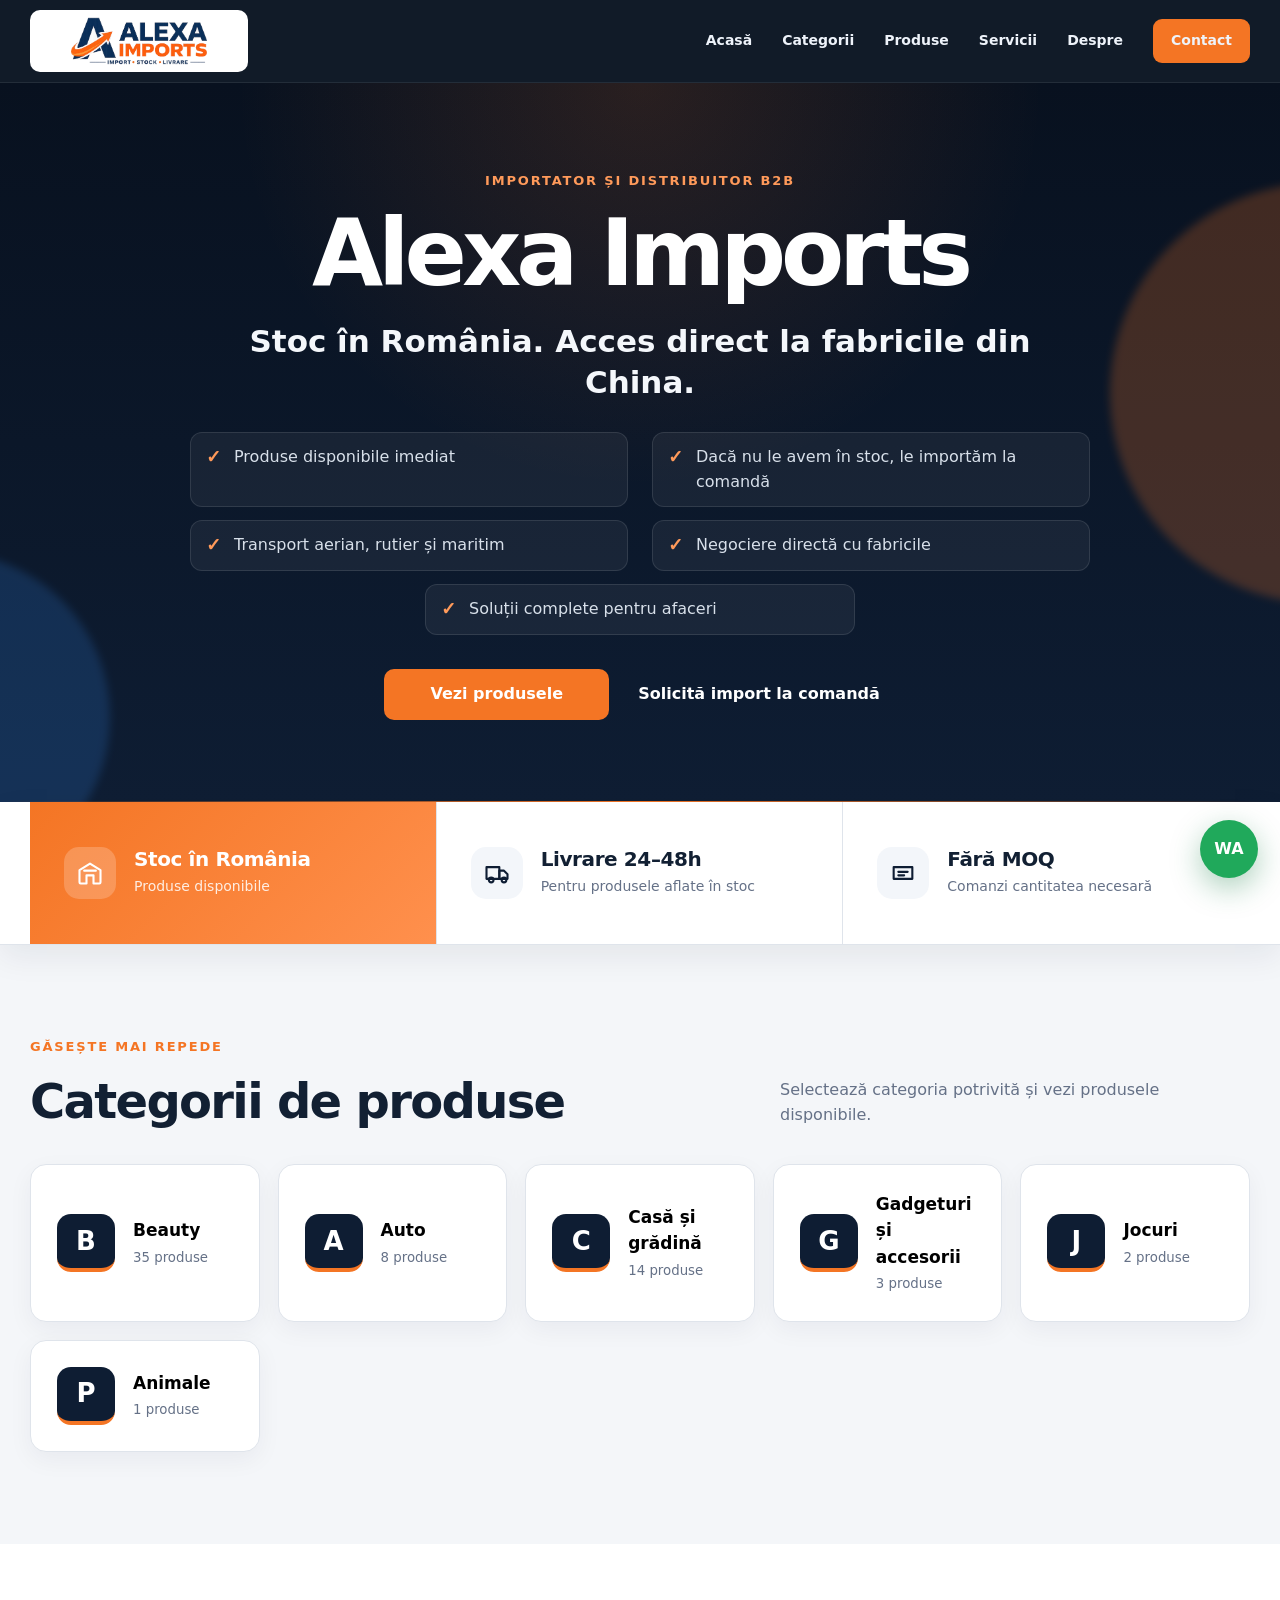
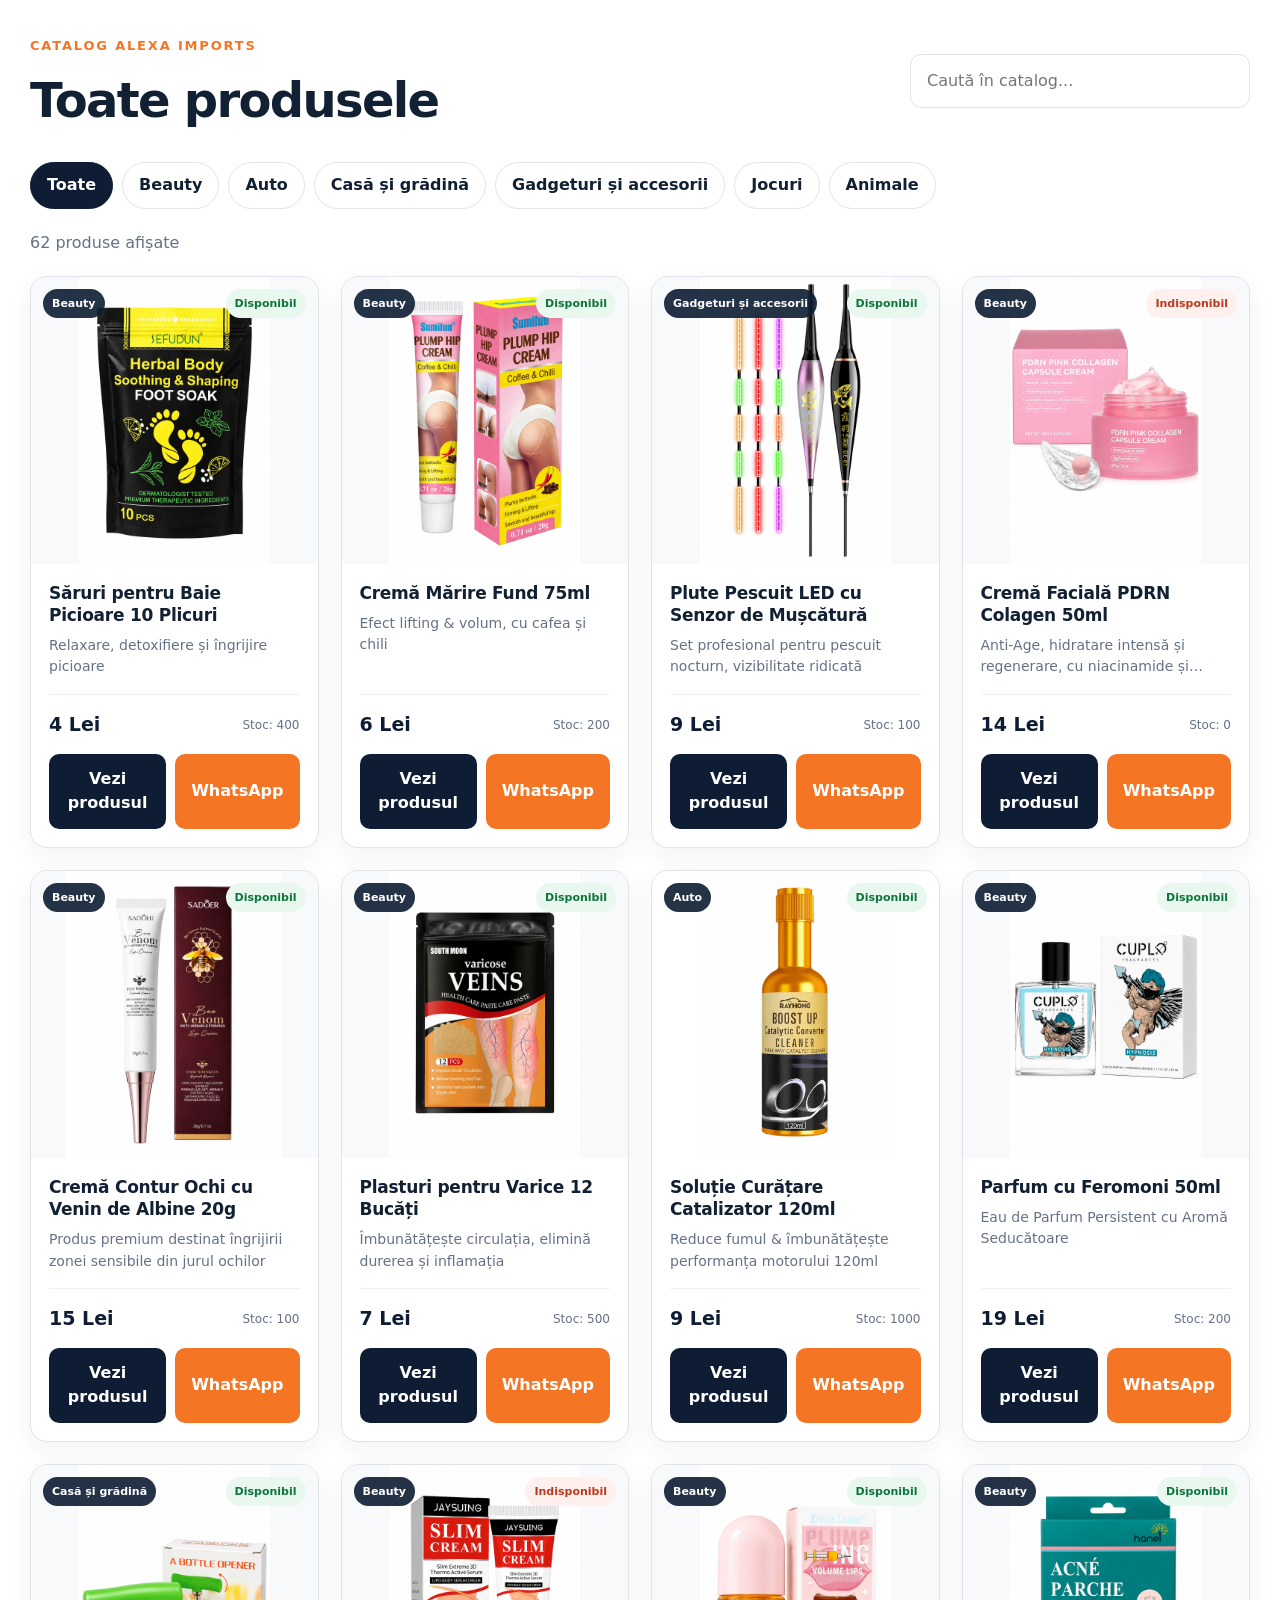
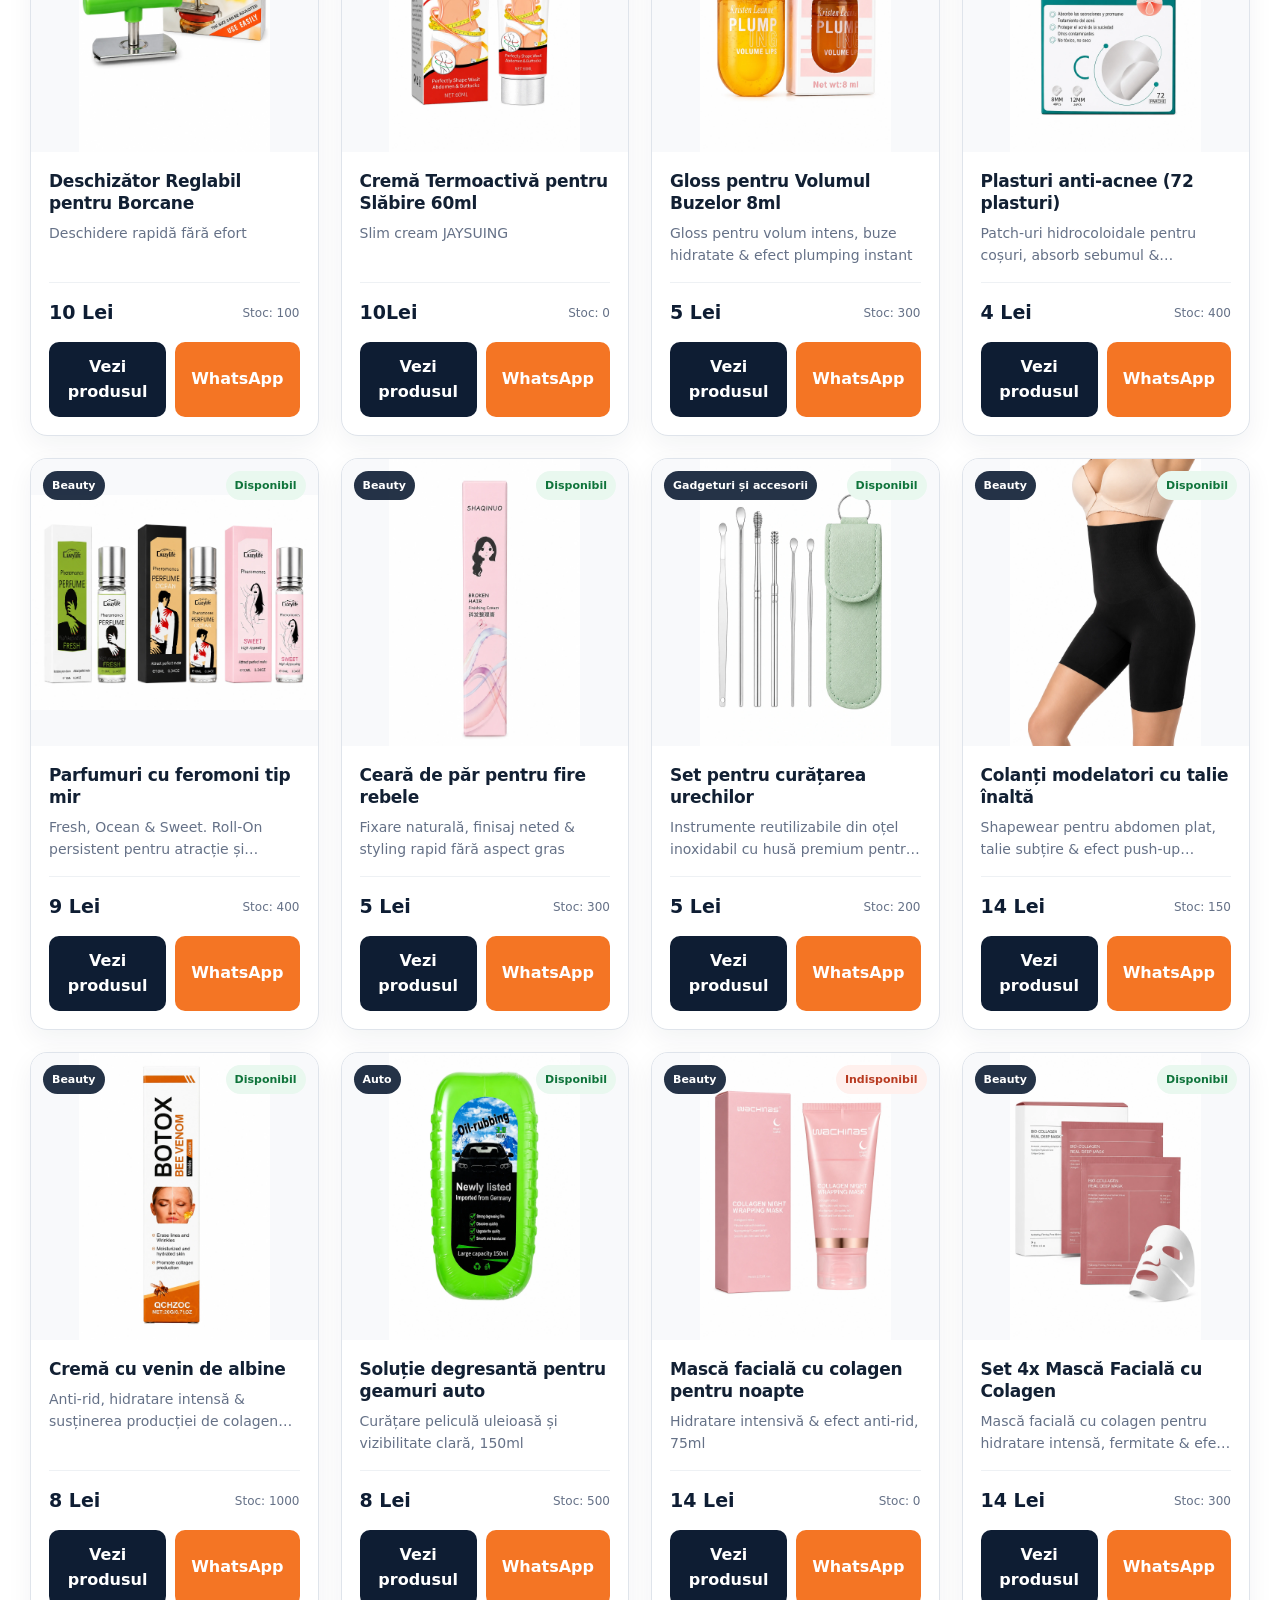
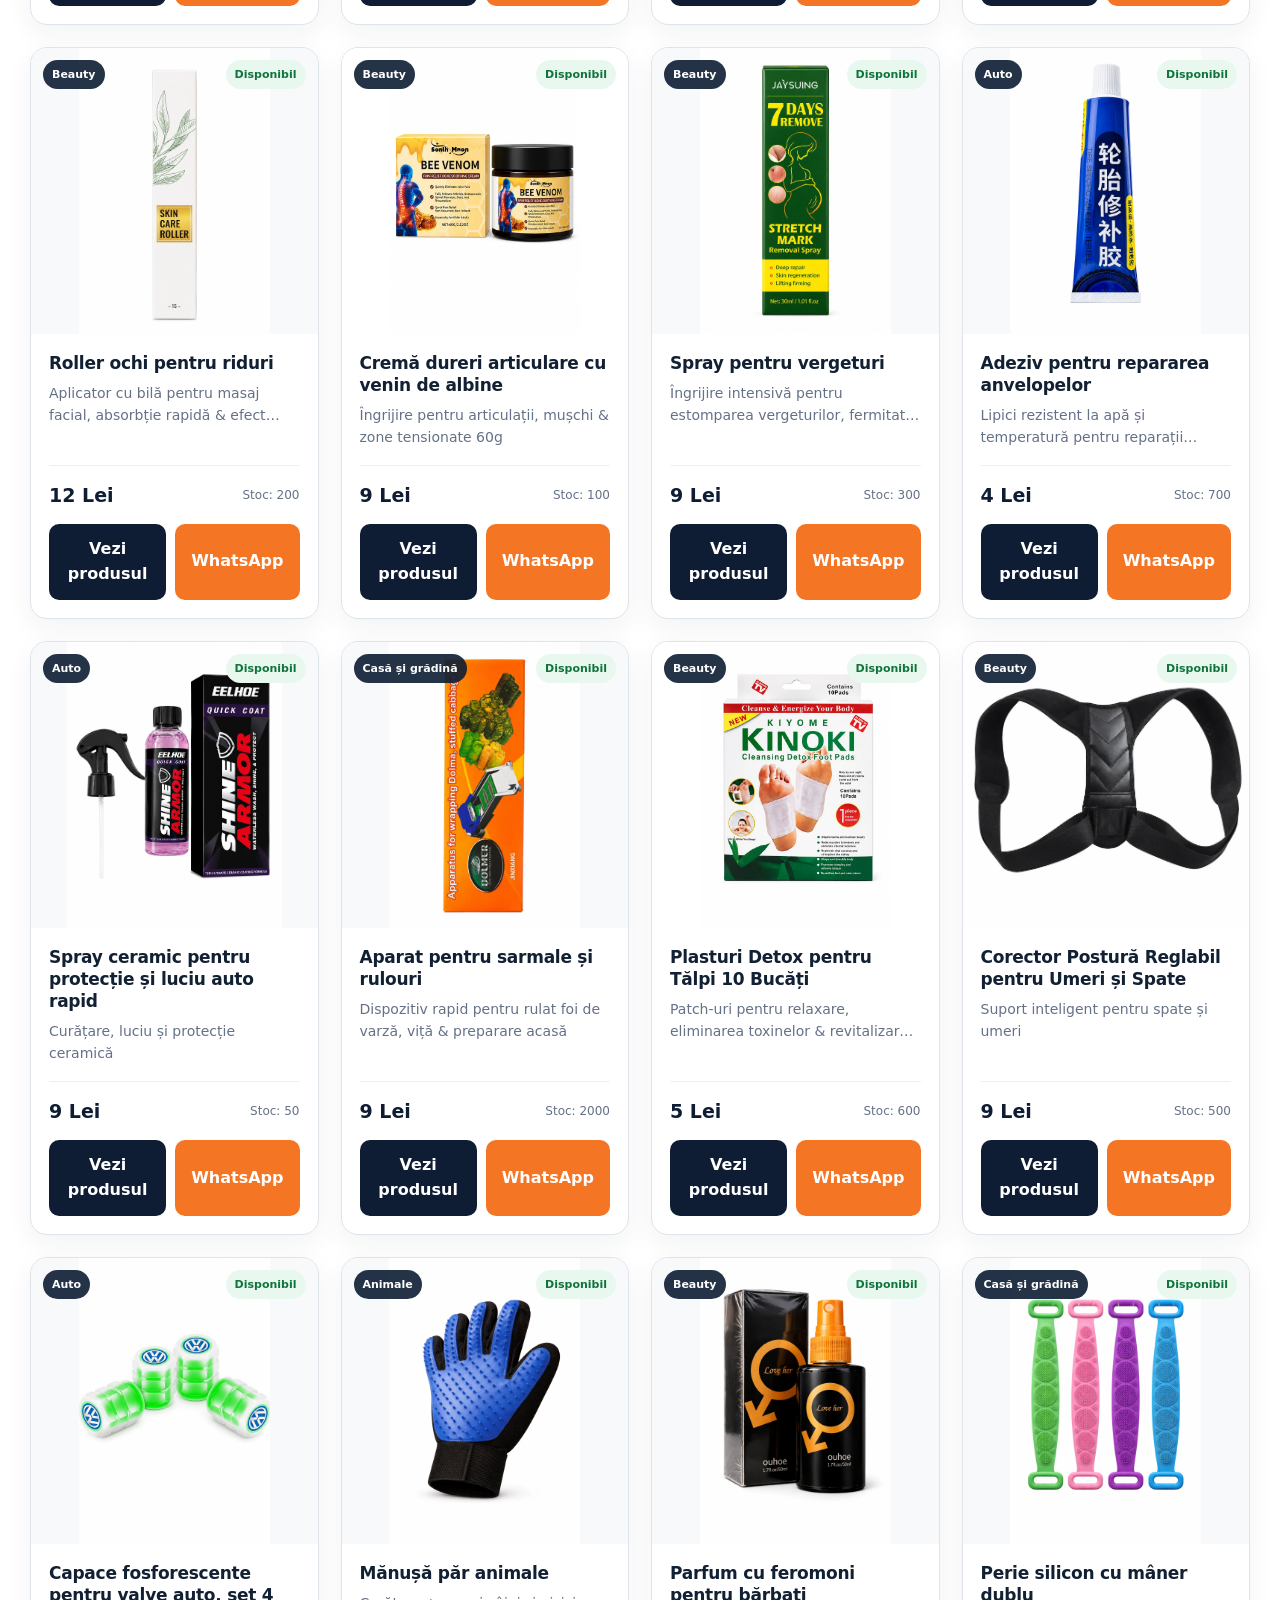
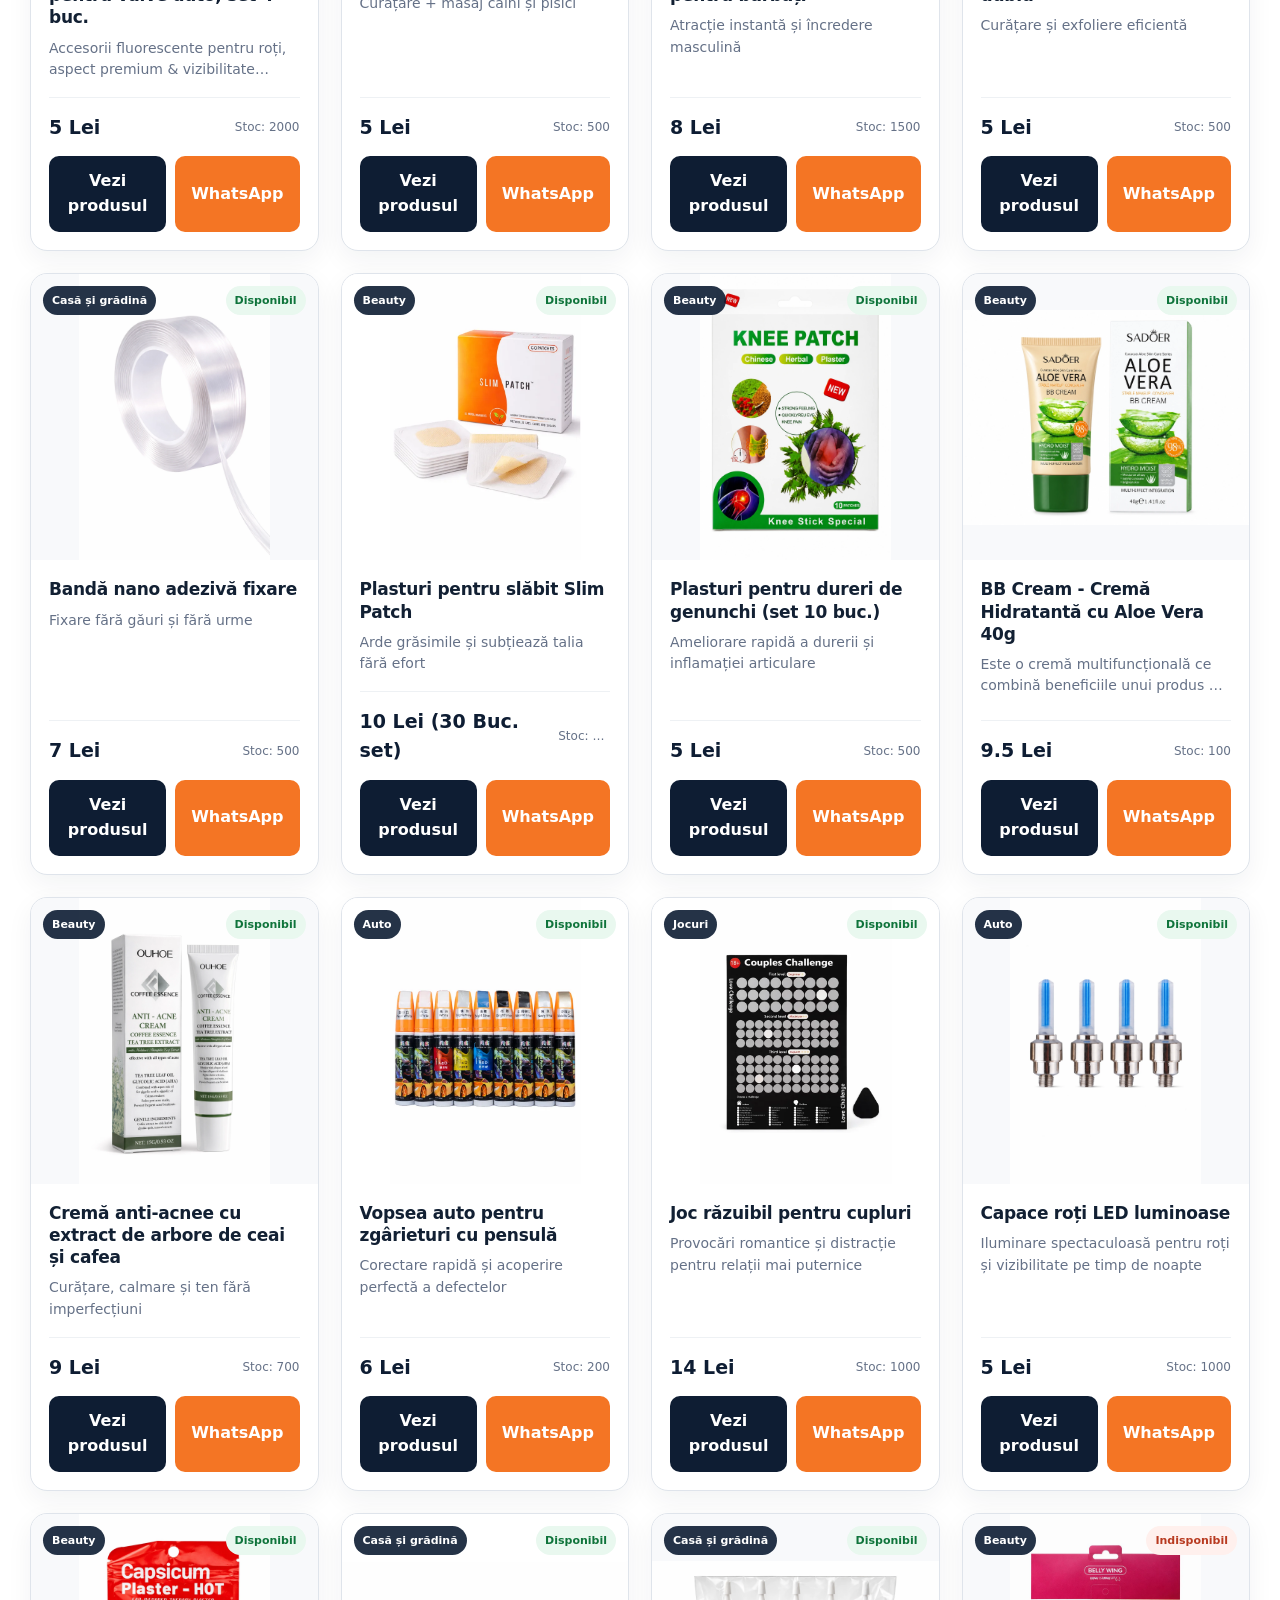
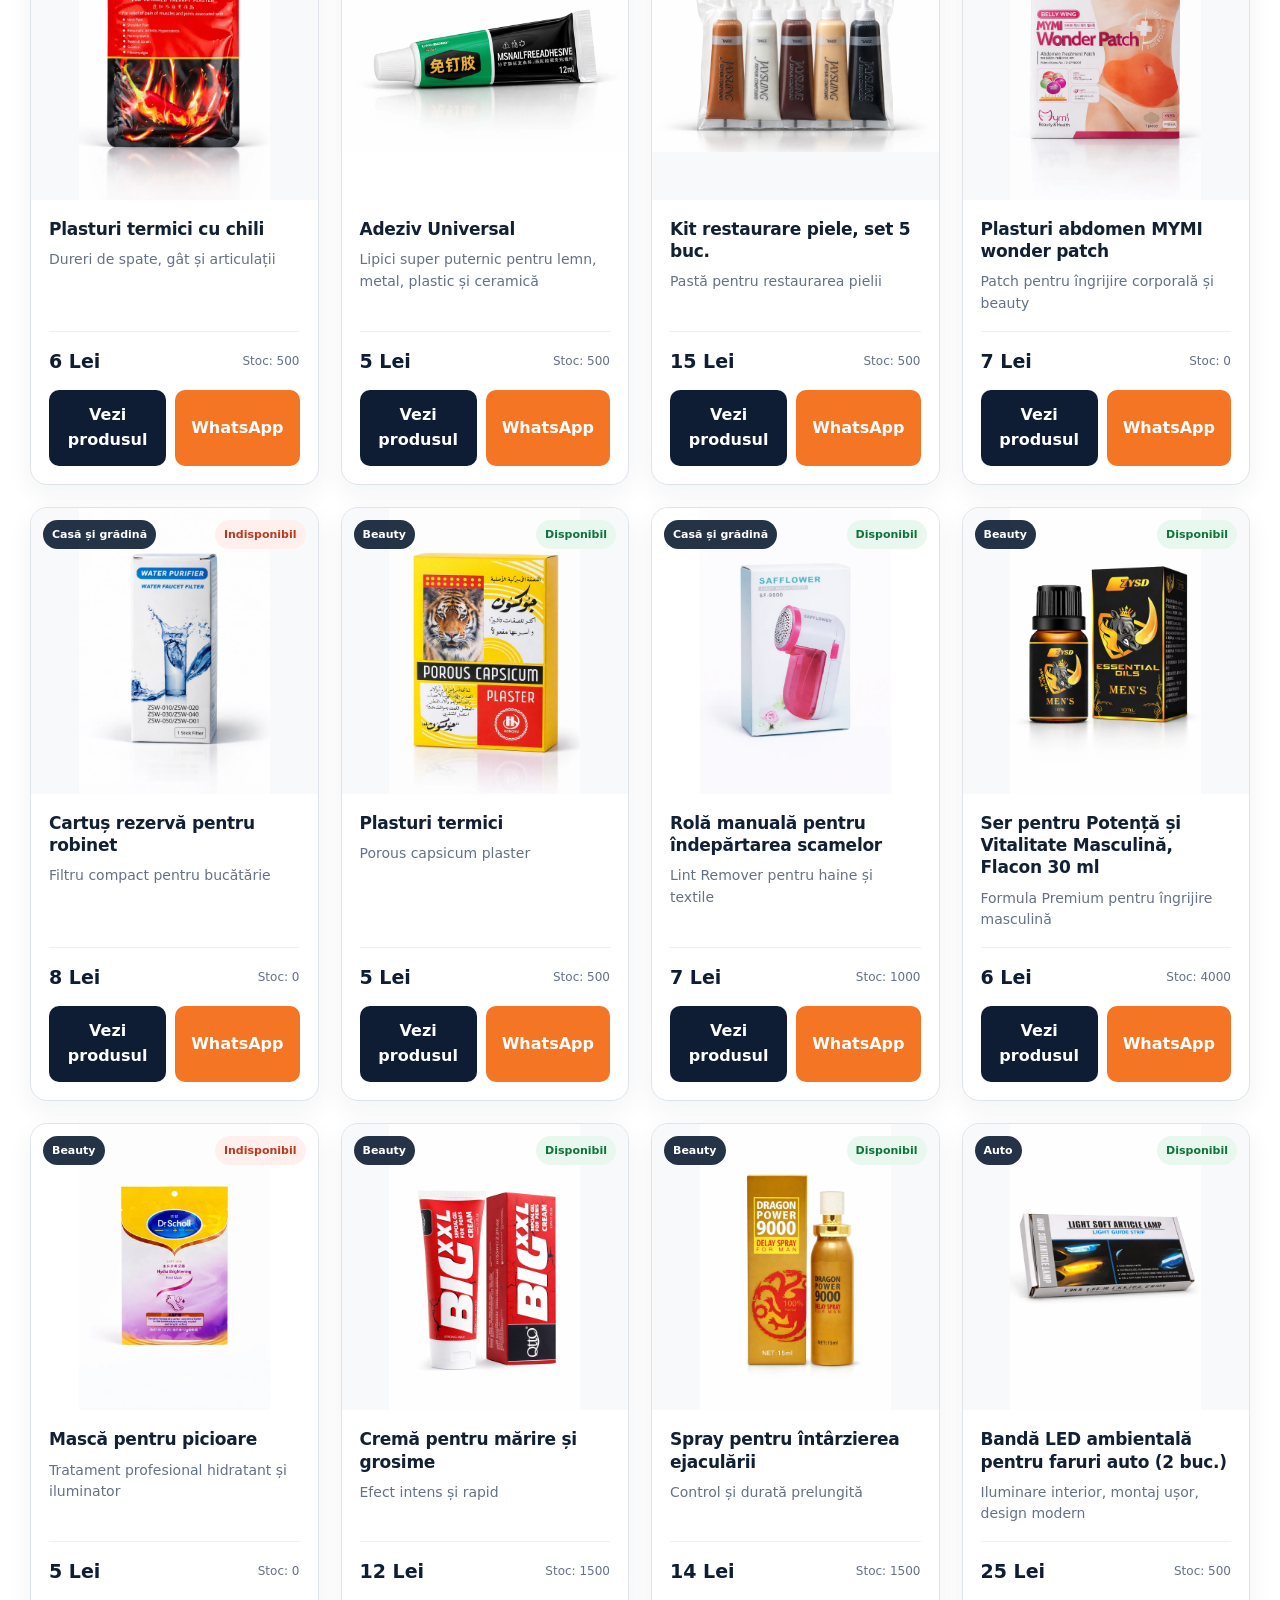
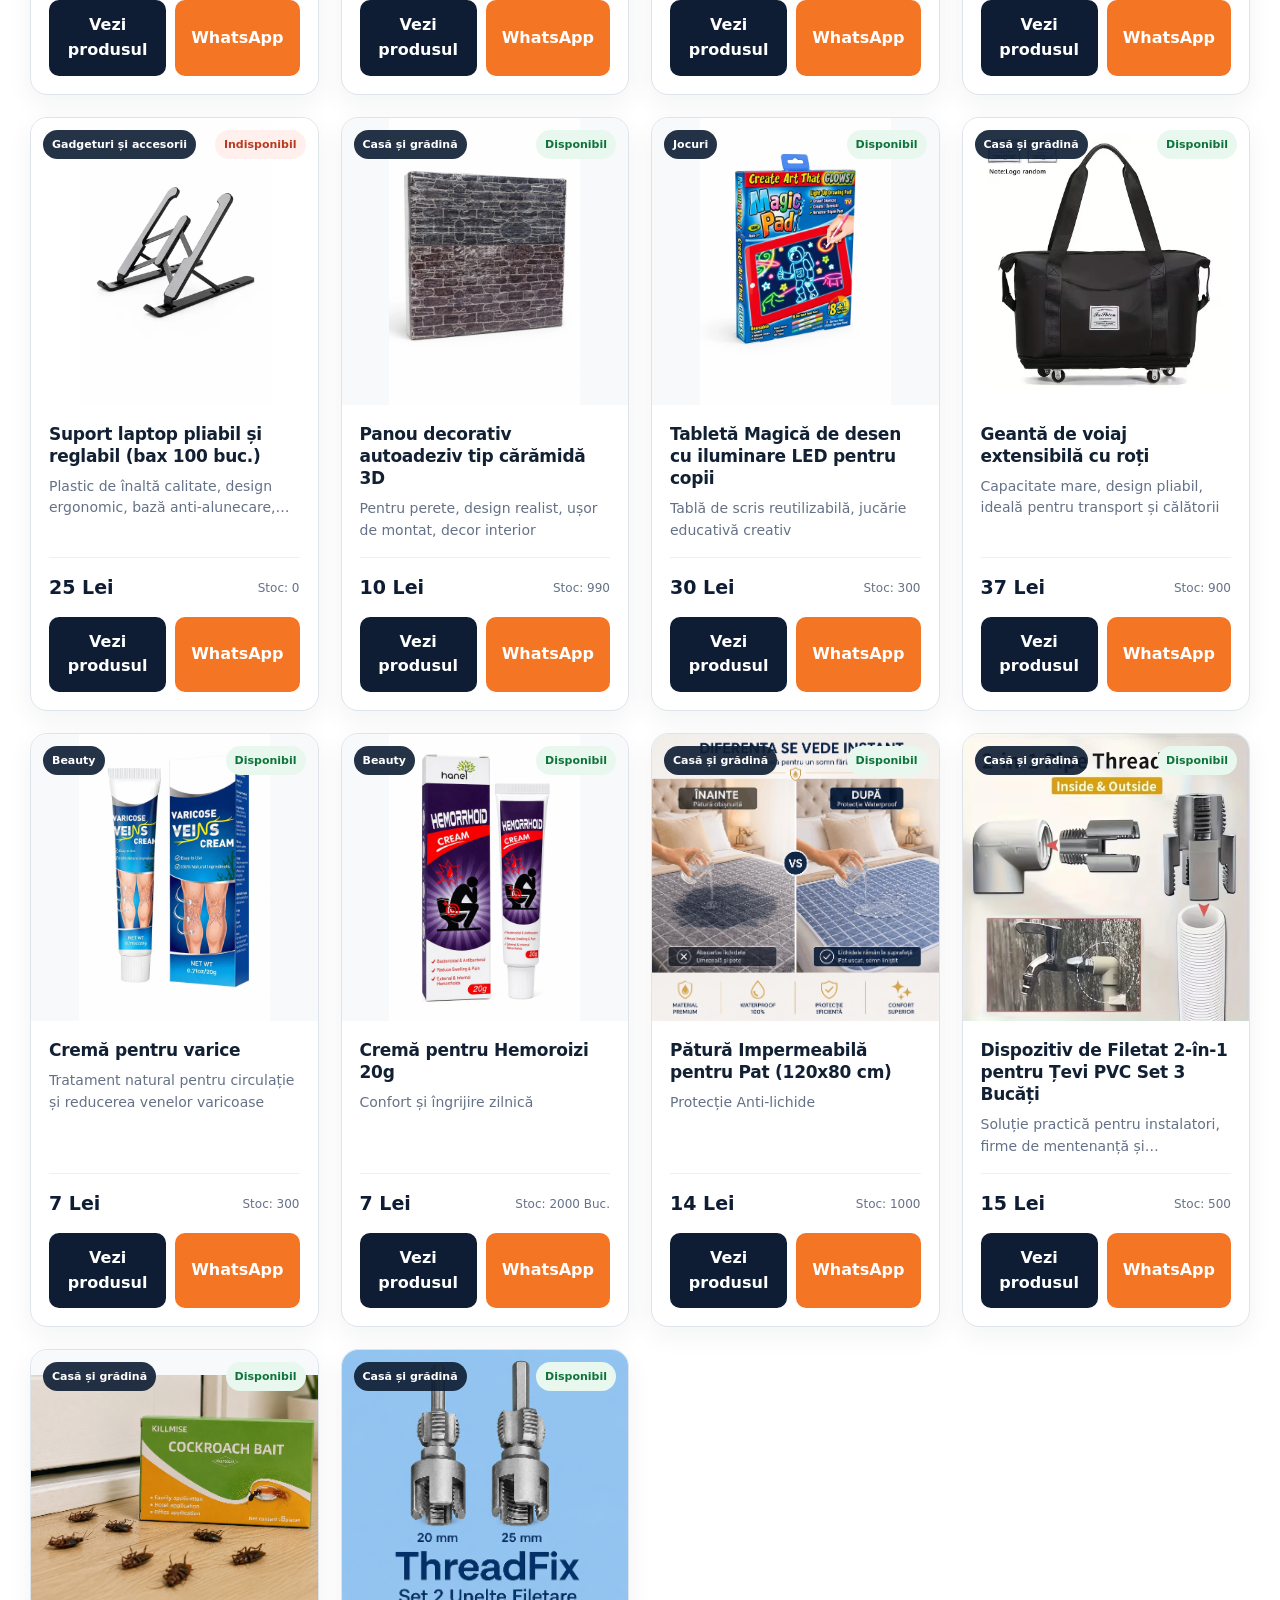
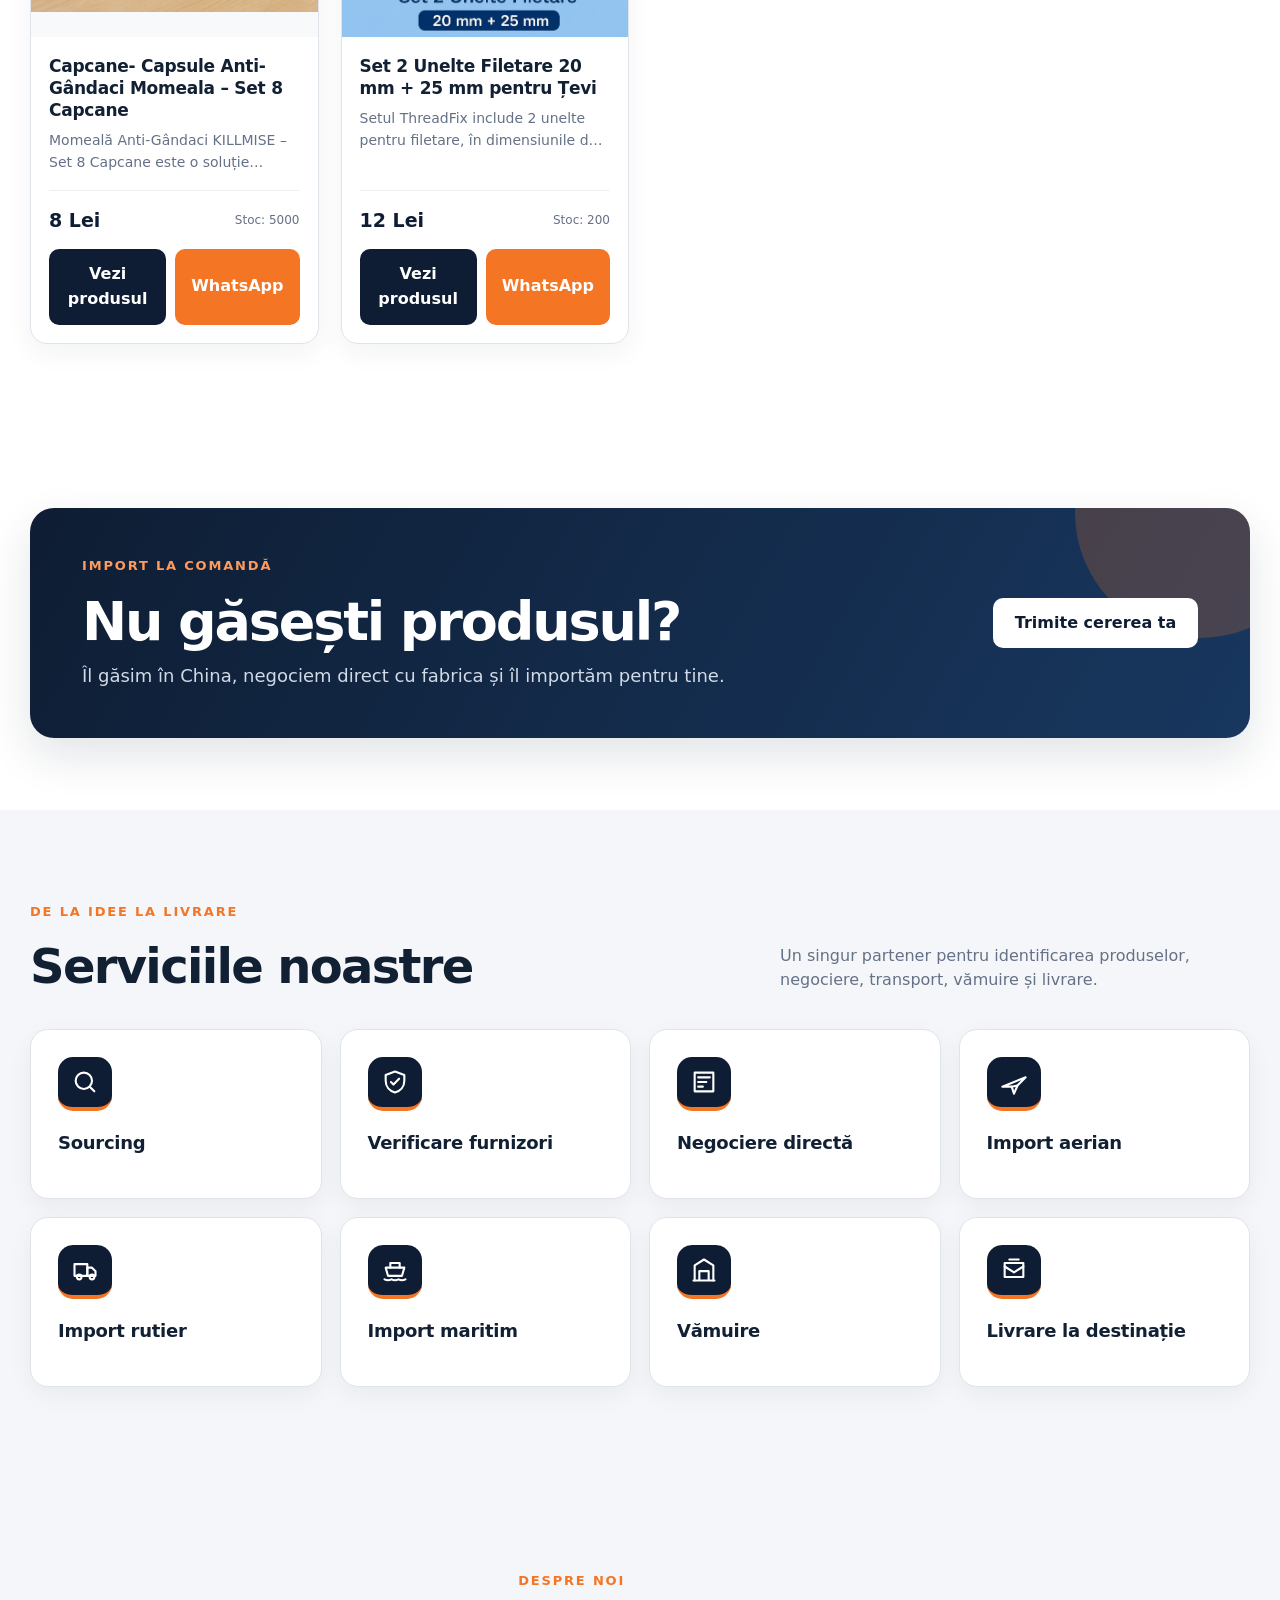
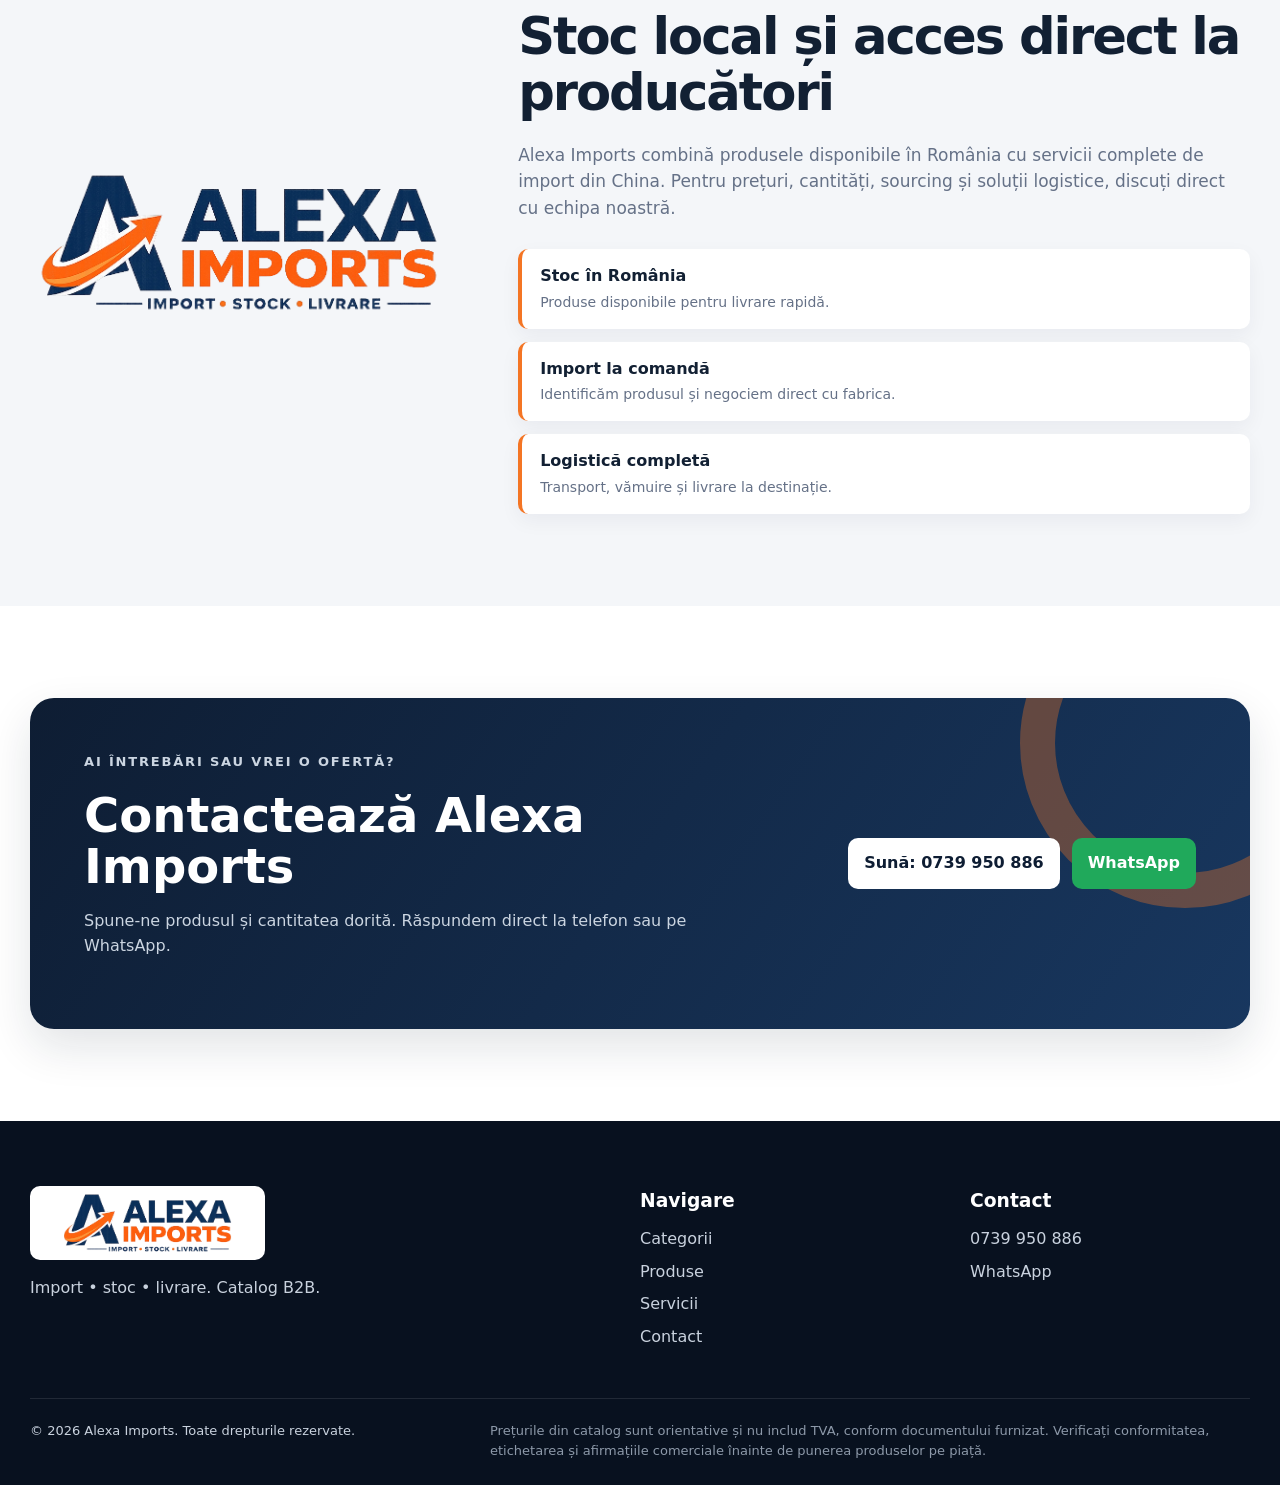
<file: index.html>
<!DOCTYPE html>

<html lang="ro">
<head>
<meta charset="utf-8"/>
<meta content="width=device-width, initial-scale=1" name="viewport"/>
<meta content="#0e1d33" name="theme-color"/>
<meta content="Alexa Imports oferă produse din stoc în România și servicii complete de sourcing, negociere și import direct din fabricile din China pentru afaceri." name="description"/>
<title>Alexa Imports | Stoc în România și Import Direct din China</title>
<link href="assets/images/favicon.png" rel="icon"/>
<link href="https://wa.me" rel="preconnect"/>
<link href="assets/styles.css" rel="stylesheet"/>
</head>
<body>
<a class="skip-link" href="#produse">Sari la produse</a>
<header class="site-header">
<div class="container nav-wrap">
<a aria-label="Alexa Imports - Acasă" class="brand" href="#acasa">
<img alt="Alexa Imports" src="assets/images/logo.webp"/>
<span>Alexa Imports</span>
</a>
<button aria-controls="main-nav" aria-expanded="false" aria-label="Deschide meniul" class="menu-toggle">
<span></span><span></span><span></span>
</button>
<nav aria-label="Navigație principală" class="main-nav" id="main-nav">
<a href="#acasa">Acasă</a>
<a href="#categorii">Categorii</a>
<a href="#produse">Produse</a>
<a href="#servicii">Servicii</a>
<a href="#despre">Despre</a>
<a class="nav-contact" href="#contact">Contact</a>
</nav>
</div>
</header>
<main>
<section class="hero" id="acasa">
<div class="hero-glow hero-glow-one"></div>
<div class="hero-glow hero-glow-two"></div>
<div class="container hero-content">
<p class="eyebrow">IMPORTATOR ȘI DISTRIBUITOR B2B</p>
<h1>Alexa Imports</h1>
<p class="hero-lead">Stoc în România. Acces direct la fabricile din China.</p>
<ul aria-label="Avantajele Alexa Imports" class="hero-checklist">
<li>Produse disponibile imediat</li>
<li>Dacă nu le avem în stoc, le importăm la comandă</li>
<li>Transport aerian, rutier și maritim</li>
<li>Negociere directă cu fabricile</li>
<li>Soluții complete pentru afaceri</li>
</ul>
<div class="hero-actions">
<a class="btn btn-primary hero-btn" href="#produse">Vezi produsele</a>
<a class="btn btn-outline-light hero-btn" href="https://wa.me/40739950886?text=Bun%C4%83%20ziua%2C%20doresc%20s%C4%83%20solicit%20un%20import%20la%20comand%C4%83." rel="noopener" target="_blank">Solicită import la comandă</a>
</div>
</div>
</section>
<section aria-label="Beneficii comerciale" class="trust-strip">
<div class="container trust-grid">
<article class="trust-item trust-item-primary">
<span aria-hidden="true" class="trust-icon">
<svg viewbox="0 0 24 24"><path d="M3 9.5 12 4l9 5.5V20a1 1 0 0 1-1 1h-5v-7H9v7H4a1 1 0 0 1-1-1V9.5Z"></path><path d="M7 10h10"></path></svg>
</span>
<div><h2>Stoc în România</h2><p>Produse disponibile</p></div>
</article>
<article class="trust-item">
<span aria-hidden="true" class="trust-icon">
<svg viewbox="0 0 24 24"><path d="M3 7h11v10H3z"></path><path d="M14 10h4l3 3v4h-7z"></path><circle cx="7" cy="18" r="2"></circle><circle cx="18" cy="18" r="2"></circle></svg>
</span>
<div><h2>Livrare 24–48h</h2><p>Pentru produsele aflate în stoc</p></div>
</article>
<article class="trust-item">
<span aria-hidden="true" class="trust-icon">
<svg viewbox="0 0 24 24"><path d="M4 7h16v10H4z"></path><path d="M8 11h8M8 14h5"></path></svg>
</span>
<div><h2>Fără MOQ</h2><p>Comanzi cantitatea necesară</p></div>
</article>
</div>
</section>
<section class="section categories-section" id="categorii">
<div class="container">
<div class="section-heading">
<div>
<p class="eyebrow dark">GĂSEȘTE MAI REPEDE</p>
<h2>Categorii de produse</h2>
</div>
<p>Selectează categoria potrivită și vezi produsele disponibile.</p>
</div>
<div class="category-grid"><button class="category-card" data-category="Beauty"><span class="category-letter">B</span><span><strong>Beauty</strong><small>35 produse</small></span></button><button class="category-card" data-category="Auto"><span class="category-letter">A</span><span><strong>Auto</strong><small>8 produse</small></span></button><button class="category-card" data-category="Casă și grădină"><span class="category-letter">C</span><span><strong>Casă și grădină</strong><small>14 produse</small></span></button><button class="category-card" data-category="Gadgeturi și accesorii"><span class="category-letter">G</span><span><strong>Gadgeturi și accesorii</strong><small>3 produse</small></span></button><button class="category-card" data-category="Jocuri"><span class="category-letter">J</span><span><strong>Jocuri</strong><small>2 produse</small></span></button><button class="category-card" data-category="Animale"><span class="category-letter">P</span><span><strong>Animale</strong><small>1 produse</small></span></button></div>
</div>
</section>
<section class="section products-section" id="produse">
<div class="container">
<div class="section-heading products-heading">
<div>
<p class="eyebrow dark">CATALOG ALEXA IMPORTS</p>
<h2>Toate produsele</h2>
</div>
<div class="catalog-search">
<label class="sr-only" for="catalog-search">Caută în catalog</label>
<input id="catalog-search" placeholder="Caută în catalog..." type="search"/>
</div>
</div>
<div aria-label="Filtre categorii" class="filter-bar" role="group"><button class="filter active" data-category="Toate">Toate</button><button class="filter" data-category="Beauty">Beauty</button><button class="filter" data-category="Auto">Auto</button><button class="filter" data-category="Casă și grădină">Casă și grădină</button><button class="filter" data-category="Gadgeturi și accesorii">Gadgeturi și accesorii</button><button class="filter" data-category="Jocuri">Jocuri</button><button class="filter" data-category="Animale">Animale</button></div>
<p aria-live="polite" class="results-count" id="results-count"></p>
<div class="products-grid" id="products-grid"></div>
<div class="no-results" hidden="" id="no-results">
<h3>Nu am găsit produsul căutat.</h3>
<p>Încearcă alt termen sau contactează-ne pe WhatsApp.</p>
<a class="btn btn-primary" href="https://wa.me/40739950886?text=Bun%C4%83%20ziua%2C%20caut%20un%20produs%20%C3%AEn%20catalogul%20Alexa%20Imports." rel="noopener" target="_blank">Scrie pe WhatsApp</a>
</div>
</div>
</section>
<section class="section sourcing-section" id="import-la-comanda">
<div class="container sourcing-box">
<div>
<p class="eyebrow">IMPORT LA COMANDĂ</p>
<h2>Nu găsești produsul?</h2>
<p>Îl găsim în China, negociem direct cu fabrica și îl importăm pentru tine.</p>
</div>
<a class="btn btn-light sourcing-cta" href="https://wa.me/40739950886?text=Bun%C4%83%20ziua%2C%20nu%20g%C4%83sesc%20produsul%20dorit%20%C3%AEn%20catalog%20%C8%99i%20vreau%20o%20ofert%C4%83%20de%20import." rel="noopener" target="_blank">Trimite cererea ta</a>
</div>
</section>
<section class="section services-section" id="servicii">
<div class="container">
<div class="section-heading services-heading">
<div>
<p class="eyebrow dark">DE LA IDEE LA LIVRARE</p>
<h2>Serviciile noastre</h2>
</div>
<p>Un singur partener pentru identificarea produselor, negociere, transport, vămuire și livrare.</p>
</div>
<div class="services-grid">
<article class="service-card">
<span aria-hidden="true" class="service-icon"><svg viewbox="0 0 24 24"><circle cx="11" cy="11" r="7"></circle><path d="m20 20-4-4"></path></svg></span>
<h3>Sourcing</h3>
</article>
<article class="service-card">
<span aria-hidden="true" class="service-icon"><svg viewbox="0 0 24 24"><path d="M12 3 4 6v5c0 5 3.4 8.7 8 10 4.6-1.3 8-5 8-10V6l-8-3Z"></path><path d="m8.5 12 2.2 2.2 4.8-5"></path></svg></span>
<h3>Verificare furnizori</h3>
</article>
<article class="service-card">
<span aria-hidden="true" class="service-icon"><svg viewbox="0 0 24 24"><path d="M7 8h10M7 12h7M7 16h4"></path><path d="M4 4h16v16H4z"></path></svg></span>
<h3>Negociere directă</h3>
</article>
<article class="service-card">
<span aria-hidden="true" class="service-icon"><svg viewbox="0 0 24 24"><path d="m2 16 20-8-7 7-3 7-2-6-8 0Z"></path><path d="m10 16 5-1"></path></svg></span>
<h3>Import aerian</h3>
</article>
<article class="service-card">
<span aria-hidden="true" class="service-icon"><svg viewbox="0 0 24 24"><path d="M3 7h11v10H3z"></path><path d="M14 10h4l3 3v4h-7z"></path><circle cx="7" cy="18" r="2"></circle><circle cx="18" cy="18" r="2"></circle></svg></span>
<h3>Import rutier</h3>
</article>
<article class="service-card">
<span aria-hidden="true" class="service-icon"><svg viewbox="0 0 24 24"><path d="M4 10h16l-2 7H6l-2-7Z"></path><path d="M8 10V6h8v4M3 20c2 1 4 1 6 0 2 1 4 1 6 0 2 1 4 1 6 0"></path></svg></span>
<h3>Import maritim</h3>
</article>
<article class="service-card">
<span aria-hidden="true" class="service-icon"><svg viewbox="0 0 24 24"><path d="M4 21V8l8-5 8 5v13"></path><path d="M8 21v-8h8v8M3 21h18"></path></svg></span>
<h3>Vămuire</h3>
</article>
<article class="service-card">
<span aria-hidden="true" class="service-icon"><svg viewbox="0 0 24 24"><path d="M4 6h16v12H4z"></path><path d="m4 9 8 5 8-5"></path><path d="M8 3h8"></path></svg></span>
<h3>Livrare la destinație</h3>
</article>
</div>
</div>
</section>
<section class="section about-section" id="despre">
<div class="container about-grid">
<div class="about-logo">
<img alt="Logo Alexa Imports" src="assets/images/logo.webp"/>
</div>
<div class="about-copy">
<p class="eyebrow dark">DESPRE NOI</p>
<h2>Stoc local și acces direct la producători</h2>
<p>Alexa Imports combină produsele disponibile în România cu servicii complete de import din China. Pentru prețuri, cantități, sourcing și soluții logistice, discuți direct cu echipa noastră.</p>
<div class="benefit-list">
<div><strong>Stoc în România</strong><span>Produse disponibile pentru livrare rapidă.</span></div>
<div><strong>Import la comandă</strong><span>Identificăm produsul și negociem direct cu fabrica.</span></div>
<div><strong>Logistică completă</strong><span>Transport, vămuire și livrare la destinație.</span></div>
</div>
</div>
</div>
</section>
<section class="section contact-section" id="contact">
<div class="container contact-box">
<div>
<p class="eyebrow">AI ÎNTREBĂRI SAU VREI O OFERTĂ?</p>
<h2>Contactează Alexa Imports</h2>
<p>Spune-ne produsul și cantitatea dorită. Răspundem direct la telefon sau pe WhatsApp.</p>
</div>
<div class="contact-actions">
<a class="btn btn-light" href="tel:+40739950886">Sună: 0739 950 886</a>
<a class="btn btn-whatsapp" href="https://wa.me/40739950886?text=Bun%C4%83%20ziua%2C%20doresc%20o%20ofert%C4%83%20pentru%20produsele%20Alexa%20Imports." rel="noopener" target="_blank">WhatsApp</a>
</div>
</div>
</section>
</main>
<footer class="site-footer">
<div class="container footer-grid">
<div>
<a class="brand footer-brand" href="#acasa">
<img alt="" src="assets/images/logo.webp"/>
<span>Alexa Imports</span>
</a>
<p>Import • stoc • livrare. Catalog B2B.</p>
</div>
<div>
<h3>Navigare</h3>
<a href="#categorii">Categorii</a>
<a href="#produse">Produse</a>
<a href="#servicii">Servicii</a>
<a href="#contact">Contact</a>
</div>
<div>
<h3>Contact</h3>
<a href="tel:+40739950886">0739 950 886</a>
<a href="https://wa.me/40739950886" rel="noopener" target="_blank">WhatsApp</a>
</div>
</div>
<div class="container footer-bottom">
<p>© <span id="year"></span> Alexa Imports. Toate drepturile rezervate.</p>
<p class="disclaimer">Prețurile din catalog sunt orientative și nu includ TVA, conform documentului furnizat. Verificați conformitatea, etichetarea și afirmațiile comerciale înainte de punerea produselor pe piață.</p>
</div>
</footer>
<a aria-label="Contactează-ne pe WhatsApp" class="floating-whatsapp" href="https://wa.me/40739950886?text=Bun%C4%83%20ziua%2C%20doresc%20detalii%20despre%20un%20produs%20Alexa%20Imports." rel="noopener" target="_blank">WA</a>
<dialog class="product-modal" id="product-modal">
<button aria-label="Închide" class="modal-close">×</button>
<div class="modal-content" id="modal-content"></div>
</dialog>
<script src="assets/products.js"></script>
<script src="assets/app.js"></script>
</body>
</html>
</file>
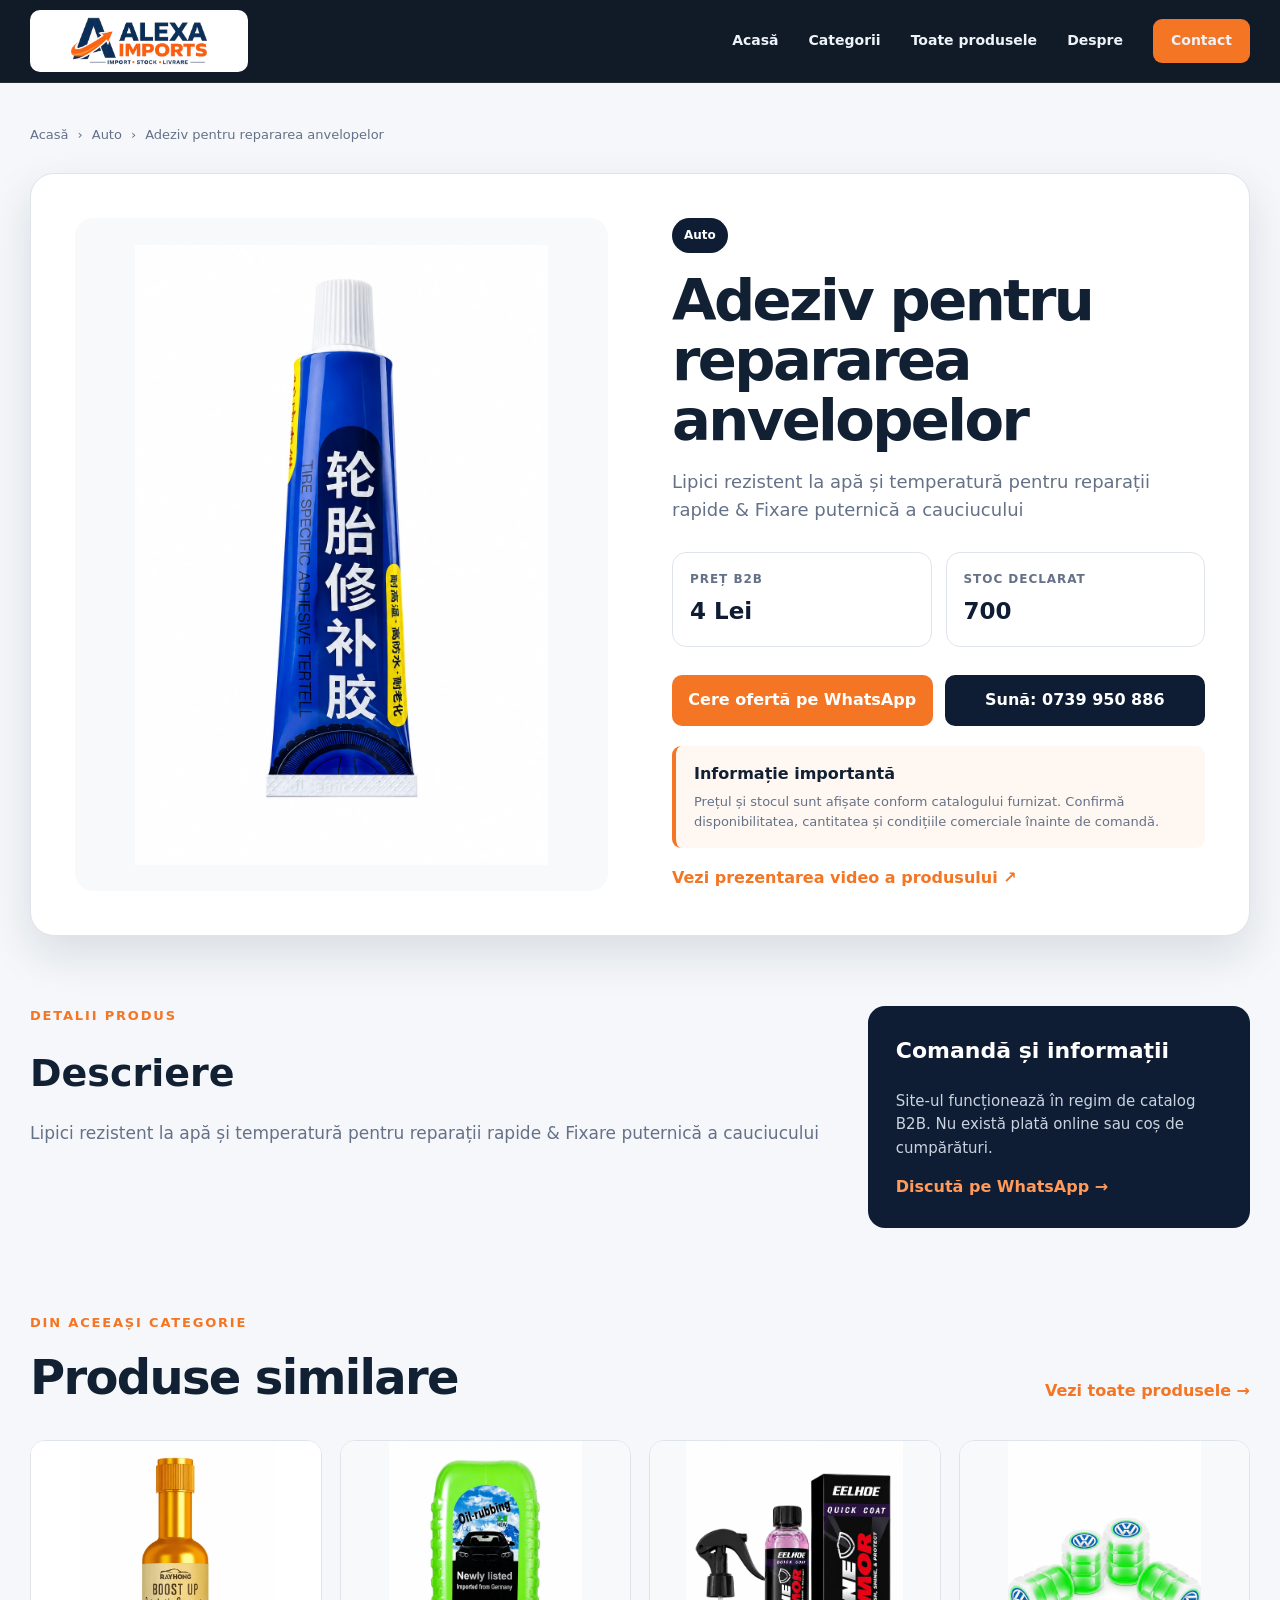
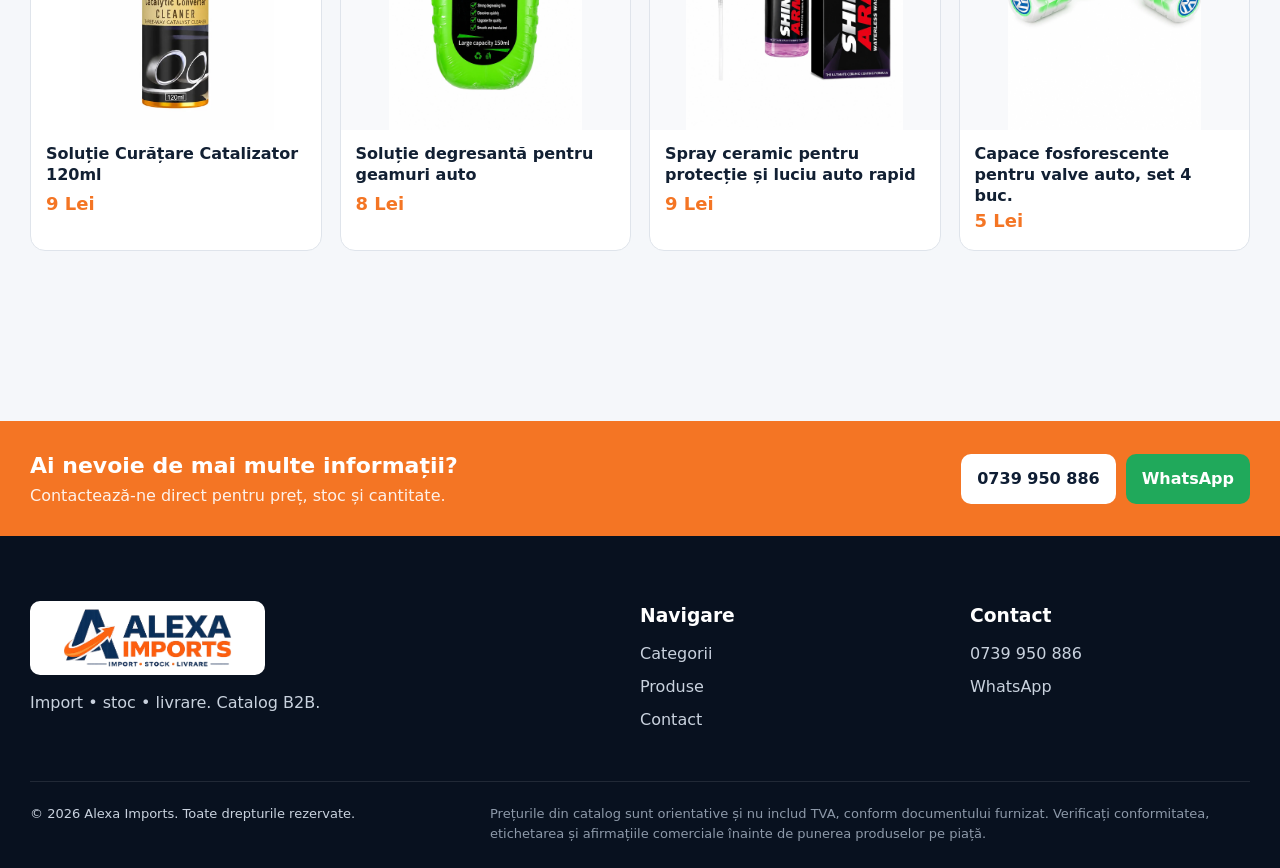
<file: products/adeziv-pentru-repararea-anvelopelor.html>
<!DOCTYPE html>

<html lang="ro">
<head>
<meta charset="utf-8"/>
<meta content="width=device-width, initial-scale=1" name="viewport"/>
<meta content="#0e1d33" name="theme-color"/>
<meta content="Lipici rezistent la apă și temperatură pentru reparații rapide &amp; Fixare puternică a cauciucului" name="description"/>
<title>Adeziv pentru repararea anvelopelor | Alexa Imports</title>
<link href="../assets/images/favicon.png" rel="icon"/>
<link href="../assets/styles.css" rel="stylesheet"/>
</head>
<body>
<header class="site-header">
<div class="container nav-wrap">
<a aria-label="Alexa Imports - Acasă" class="brand" href="../index.html">
<img alt="Alexa Imports" src="../assets/images/logo.webp"/>
<span>Alexa Imports</span>
</a>
<button aria-controls="main-nav" aria-expanded="false" aria-label="Deschide meniul" class="menu-toggle"><span></span><span></span><span></span></button>
<nav aria-label="Navigație principală" class="main-nav" id="main-nav">
<a href="../index.html">Acasă</a><a href="../index.html#categorii">Categorii</a><a href="../index.html#produse">Toate produsele</a><a href="../index.html#despre">Despre</a><a class="nav-contact" href="../index.html#contact">Contact</a>
</nav>
</div>
</header>
<main class="product-page-main">
<div class="container">
<nav aria-label="Breadcrumb" class="breadcrumbs"><a href="../index.html">Acasă</a><span>›</span><a href="../index.html#produse">Auto</a><span>›</span><span>Adeziv pentru repararea anvelopelor</span></nav>
<section class="product-detail">
<div class="product-detail-image"><img alt="Adeziv pentru repararea anvelopelor" src="../assets/images/adeziv-pentru-repararea-anvelopelor.webp"/></div>
<div class="product-detail-copy">
<span class="detail-category">Auto</span>
<h1>Adeziv pentru repararea anvelopelor</h1>
<p class="detail-description">Lipici rezistent la apă și temperatură pentru reparații rapide &amp; Fixare puternică a cauciucului</p>
<div class="detail-price-row">
<div><span class="detail-label">Preț B2B</span><strong class="detail-price">4 Lei</strong></div>
<div><span class="detail-label">Stoc declarat</span><strong class="detail-stock">700</strong></div>
</div>
<div class="detail-actions"><a class="btn btn-primary" href="https://wa.me/40739950886?text=Bun%C4%83%20ziua%2C%20doresc%20detalii%20%C8%99i%20ofert%C4%83%20pentru%20produsul%3A%20Adeziv%20pentru%20repararea%20anvelopelor." rel="noopener" target="_blank">Cere ofertă pe WhatsApp</a><a class="btn btn-secondary" href="tel:+40739950886">Sună: 0739 950 886</a></div>
<div class="detail-note"><strong>Informație importantă</strong><p>Prețul și stocul sunt afișate conform catalogului furnizat. Confirmă disponibilitatea, cantitatea și condițiile comerciale înainte de comandă.</p></div>
<a class="video-link" href="https://i.imgur.com/xwPvPVm" rel="noopener" target="_blank">Vezi prezentarea video a produsului ↗</a>
</div>
</section>
<section class="product-info-section"><div><p class="eyebrow dark">DETALII PRODUS</p><h2>Descriere</h2><p>Lipici rezistent la apă și temperatură pentru reparații rapide &amp; Fixare puternică a cauciucului</p></div><div class="info-card"><h3>Comandă și informații</h3><p>Site-ul funcționează în regim de catalog B2B. Nu există plată online sau coș de cumpărături.</p><a href="https://wa.me/40739950886?text=Bun%C4%83%20ziua%2C%20doresc%20detalii%20%C8%99i%20ofert%C4%83%20pentru%20produsul%3A%20Adeziv%20pentru%20repararea%20anvelopelor." rel="noopener" target="_blank">Discută pe WhatsApp →</a></div></section>
<section class="related-section"><div class="section-heading"><div><p class="eyebrow dark">DIN ACEEAȘI CATEGORIE</p><h2>Produse similare</h2></div><a class="text-link" href="../index.html#produse">Vezi toate produsele →</a></div><div class="related-grid"><a class="related-card" href="solutie-curatare-catalizator-120ml.html"><img alt="Soluție Curățare Catalizator 120ml" loading="lazy" src="../assets/images/catalyst-cleaner.webp"/><span>Soluție Curățare Catalizator 120ml</span><strong>9 Lei</strong></a><a class="related-card" href="solutie-degresanta-pentru-geamuri-auto.html"><img alt="Soluție degresantă pentru geamuri auto" loading="lazy" src="../assets/images/solutie-degresanta-pentru-geamuri-auto.webp"/><span>Soluție degresantă pentru geamuri auto</span><strong>8 Lei</strong></a><a class="related-card" href="spray-ceramic-pentru-protectie-si-luciu-auto-rapid.html"><img alt="Spray ceramic pentru
protecție și luciu auto rapid" loading="lazy" src="../assets/images/spray-ceramic-pentru-protectie-si-luciu-auto-rapid.webp"/><span>Spray ceramic pentru
protecție și luciu auto rapid</span><strong>9 Lei</strong></a><a class="related-card" href="capace-fosforescente-pentru-valve-auto-set-4-buc.html"><img alt="Capace fosforescente pentru valve auto, set 4 buc." loading="lazy" src="../assets/images/capace-fosforescente-pentru-valve-auto-set-4-buc.webp"/><span>Capace fosforescente pentru valve auto, set 4 buc.</span><strong>5 Lei</strong></a></div></section>
</div>
</main>
<section class="product-contact-strip"><div class="container"><div><strong>Ai nevoie de mai multe informații?</strong><span>Contactează-ne direct pentru preț, stoc și cantitate.</span></div><div class="product-contact-actions"><a class="btn btn-light" href="tel:+40739950886">0739 950 886</a><a class="btn btn-whatsapp" href="https://wa.me/40739950886?text=Bun%C4%83%20ziua%2C%20doresc%20detalii%20%C8%99i%20ofert%C4%83%20pentru%20produsul%3A%20Adeziv%20pentru%20repararea%20anvelopelor." rel="noopener" target="_blank">WhatsApp</a></div></div></section>
<footer class="site-footer"><div class="container footer-grid"><div><a class="brand footer-brand" href="../index.html"><img alt="" src="../assets/images/logo.webp"/><span>Alexa Imports</span></a><p>Import • stoc • livrare. Catalog B2B.</p></div><div><h3>Navigare</h3><a href="../index.html#categorii">Categorii</a><a href="../index.html#produse">Produse</a><a href="../index.html#contact">Contact</a></div><div><h3>Contact</h3><a href="tel:+40739950886">0739 950 886</a><a href="https://wa.me/40739950886?text=Bun%C4%83%20ziua%2C%20doresc%20detalii%20%C8%99i%20ofert%C4%83%20pentru%20produsul%3A%20Adeziv%20pentru%20repararea%20anvelopelor." rel="noopener" target="_blank">WhatsApp</a></div></div><div class="container footer-bottom"><p>© 2026 Alexa Imports. Toate drepturile rezervate.</p><p class="disclaimer">Prețurile din catalog sunt orientative și nu includ TVA, conform documentului furnizat. Verificați conformitatea, etichetarea și afirmațiile comerciale înainte de punerea produselor pe piață.</p></div></footer>
<script src="../assets/app.js"></script>
</body>
</html>
</file>
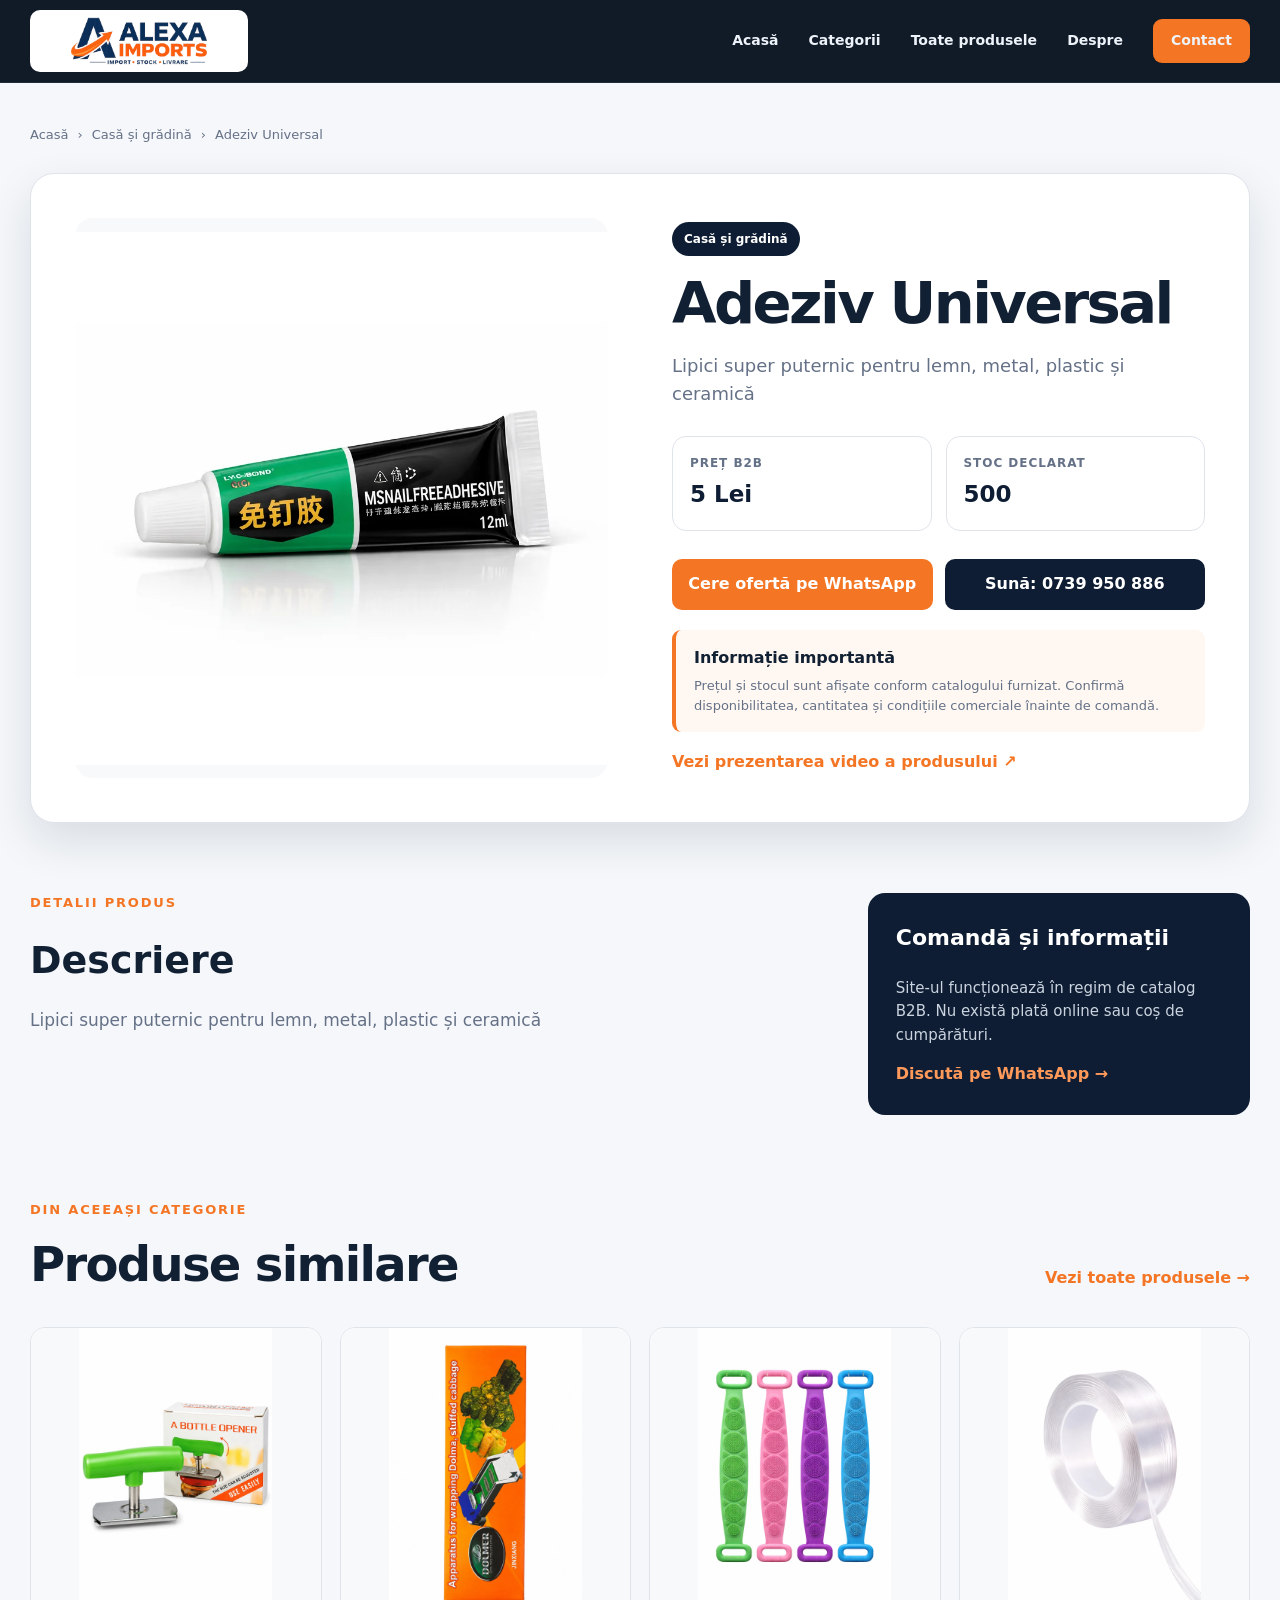
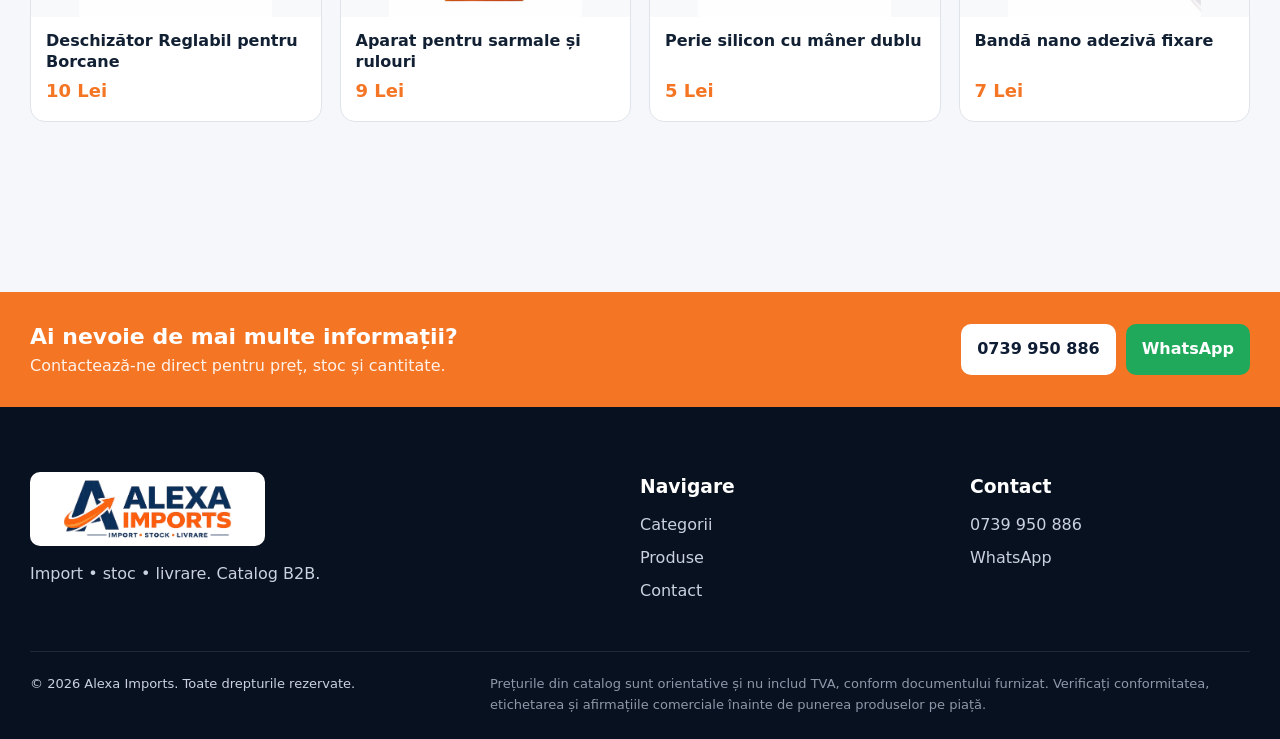
<file: products/adeziv-universal.html>
<!DOCTYPE html>

<html lang="ro">
<head>
<meta charset="utf-8"/>
<meta content="width=device-width, initial-scale=1" name="viewport"/>
<meta content="#0e1d33" name="theme-color"/>
<meta content="Lipici super puternic pentru lemn, metal, plastic și ceramică" name="description"/>
<title>Adeziv Universal | Alexa Imports</title>
<link href="../assets/images/favicon.png" rel="icon"/>
<link href="../assets/styles.css" rel="stylesheet"/>
</head>
<body>
<header class="site-header">
<div class="container nav-wrap">
<a aria-label="Alexa Imports - Acasă" class="brand" href="../index.html">
<img alt="Alexa Imports" src="../assets/images/logo.webp"/>
<span>Alexa Imports</span>
</a>
<button aria-controls="main-nav" aria-expanded="false" aria-label="Deschide meniul" class="menu-toggle"><span></span><span></span><span></span></button>
<nav aria-label="Navigație principală" class="main-nav" id="main-nav">
<a href="../index.html">Acasă</a><a href="../index.html#categorii">Categorii</a><a href="../index.html#produse">Toate produsele</a><a href="../index.html#despre">Despre</a><a class="nav-contact" href="../index.html#contact">Contact</a>
</nav>
</div>
</header>
<main class="product-page-main">
<div class="container">
<nav aria-label="Breadcrumb" class="breadcrumbs"><a href="../index.html">Acasă</a><span>›</span><a href="../index.html#produse">Casă și grădină</a><span>›</span><span>Adeziv Universal</span></nav>
<section class="product-detail">
<div class="product-detail-image"><img alt="Adeziv Universal" src="../assets/images/adhesive.webp"/></div>
<div class="product-detail-copy">
<span class="detail-category">Casă și grădină</span>
<h1>Adeziv Universal</h1>
<p class="detail-description">Lipici super puternic pentru lemn, metal, plastic și ceramică</p>
<div class="detail-price-row">
<div><span class="detail-label">Preț B2B</span><strong class="detail-price">5 Lei</strong></div>
<div><span class="detail-label">Stoc declarat</span><strong class="detail-stock">500</strong></div>
</div>
<div class="detail-actions"><a class="btn btn-primary" href="https://wa.me/40739950886?text=Bun%C4%83%20ziua%2C%20doresc%20detalii%20%C8%99i%20ofert%C4%83%20pentru%20produsul%3A%20Adeziv%20Universal." rel="noopener" target="_blank">Cere ofertă pe WhatsApp</a><a class="btn btn-secondary" href="tel:+40739950886">Sună: 0739 950 886</a></div>
<div class="detail-note"><strong>Informație importantă</strong><p>Prețul și stocul sunt afișate conform catalogului furnizat. Confirmă disponibilitatea, cantitatea și condițiile comerciale înainte de comandă.</p></div>
<a class="video-link" href="https://i.imgur.com/YKnM7ar" rel="noopener" target="_blank">Vezi prezentarea video a produsului ↗</a>
</div>
</section>
<section class="product-info-section"><div><p class="eyebrow dark">DETALII PRODUS</p><h2>Descriere</h2><p>Lipici super puternic pentru lemn, metal, plastic și ceramică</p></div><div class="info-card"><h3>Comandă și informații</h3><p>Site-ul funcționează în regim de catalog B2B. Nu există plată online sau coș de cumpărături.</p><a href="https://wa.me/40739950886?text=Bun%C4%83%20ziua%2C%20doresc%20detalii%20%C8%99i%20ofert%C4%83%20pentru%20produsul%3A%20Adeziv%20Universal." rel="noopener" target="_blank">Discută pe WhatsApp →</a></div></section>
<section class="related-section"><div class="section-heading"><div><p class="eyebrow dark">DIN ACEEAȘI CATEGORIE</p><h2>Produse similare</h2></div><a class="text-link" href="../index.html#produse">Vezi toate produsele →</a></div><div class="related-grid"><a class="related-card" href="deschizator-reglabil-pentru-borcane.html"><img alt="Deschizător Reglabil pentru Borcane" loading="lazy" src="../assets/images/deschizator-reglabil-pentru-borcane.webp"/><span>Deschizător Reglabil pentru Borcane</span><strong>10 Lei</strong></a><a class="related-card" href="aparat-pentru-sarmale-si-rulouri.html"><img alt="Aparat pentru sarmale și rulouri" loading="lazy" src="../assets/images/aparat-pentru-sarmale-si-rulouri.webp"/><span>Aparat pentru sarmale și rulouri</span><strong>9 Lei</strong></a><a class="related-card" href="perie-silicon-cu-maner-dublu.html"><img alt="Perie silicon cu mâner dublu" loading="lazy" src="../assets/images/perie-silicon-cu-maner-dublu.webp"/><span>Perie silicon cu mâner dublu</span><strong>5 Lei</strong></a><a class="related-card" href="banda-nano-adeziva-fixare.html"><img alt="Bandă nano adezivă fixare" loading="lazy" src="../assets/images/banda-nano-adeziva-fixare.webp"/><span>Bandă nano adezivă fixare</span><strong>7 Lei</strong></a></div></section>
</div>
</main>
<section class="product-contact-strip"><div class="container"><div><strong>Ai nevoie de mai multe informații?</strong><span>Contactează-ne direct pentru preț, stoc și cantitate.</span></div><div class="product-contact-actions"><a class="btn btn-light" href="tel:+40739950886">0739 950 886</a><a class="btn btn-whatsapp" href="https://wa.me/40739950886?text=Bun%C4%83%20ziua%2C%20doresc%20detalii%20%C8%99i%20ofert%C4%83%20pentru%20produsul%3A%20Adeziv%20Universal." rel="noopener" target="_blank">WhatsApp</a></div></div></section>
<footer class="site-footer"><div class="container footer-grid"><div><a class="brand footer-brand" href="../index.html"><img alt="" src="../assets/images/logo.webp"/><span>Alexa Imports</span></a><p>Import • stoc • livrare. Catalog B2B.</p></div><div><h3>Navigare</h3><a href="../index.html#categorii">Categorii</a><a href="../index.html#produse">Produse</a><a href="../index.html#contact">Contact</a></div><div><h3>Contact</h3><a href="tel:+40739950886">0739 950 886</a><a href="https://wa.me/40739950886?text=Bun%C4%83%20ziua%2C%20doresc%20detalii%20%C8%99i%20ofert%C4%83%20pentru%20produsul%3A%20Adeziv%20Universal." rel="noopener" target="_blank">WhatsApp</a></div></div><div class="container footer-bottom"><p>© 2026 Alexa Imports. Toate drepturile rezervate.</p><p class="disclaimer">Prețurile din catalog sunt orientative și nu includ TVA, conform documentului furnizat. Verificați conformitatea, etichetarea și afirmațiile comerciale înainte de punerea produselor pe piață.</p></div></footer>
<script src="../assets/app.js"></script>
</body>
</html>
</file>
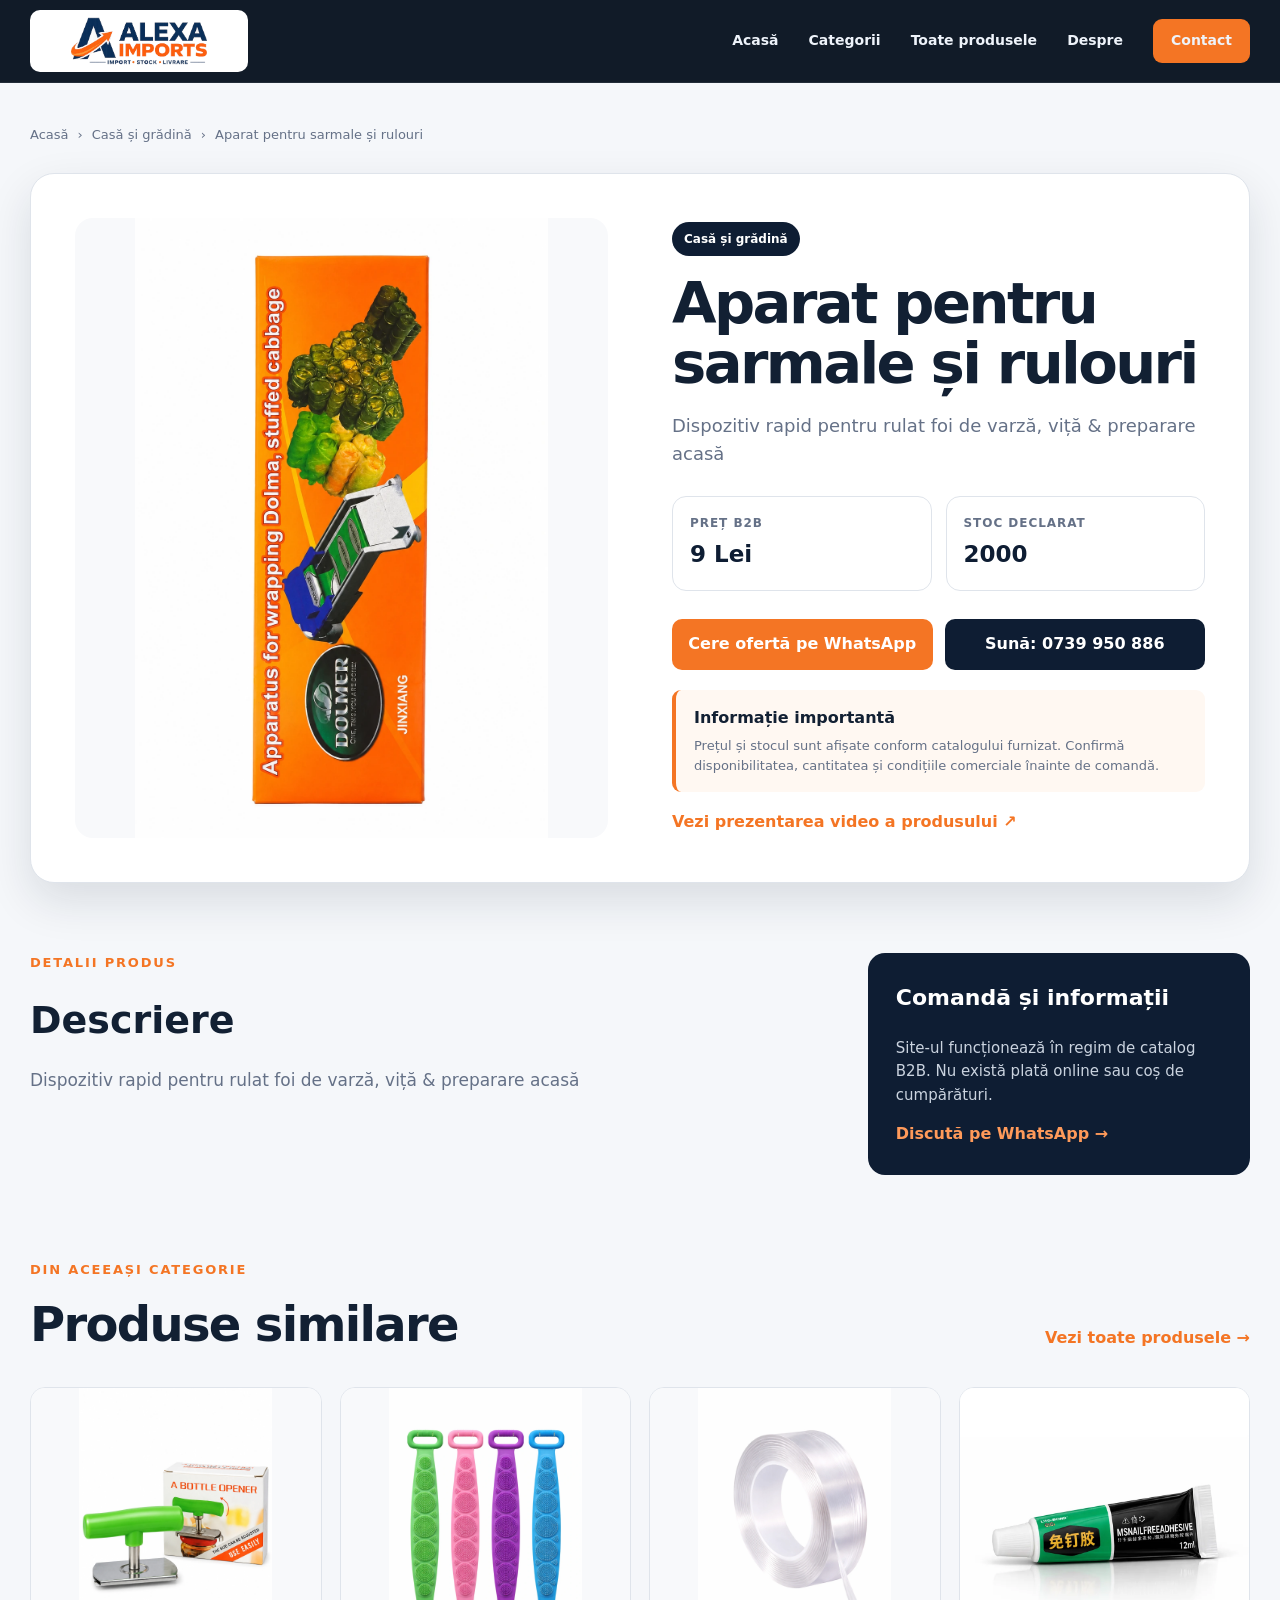
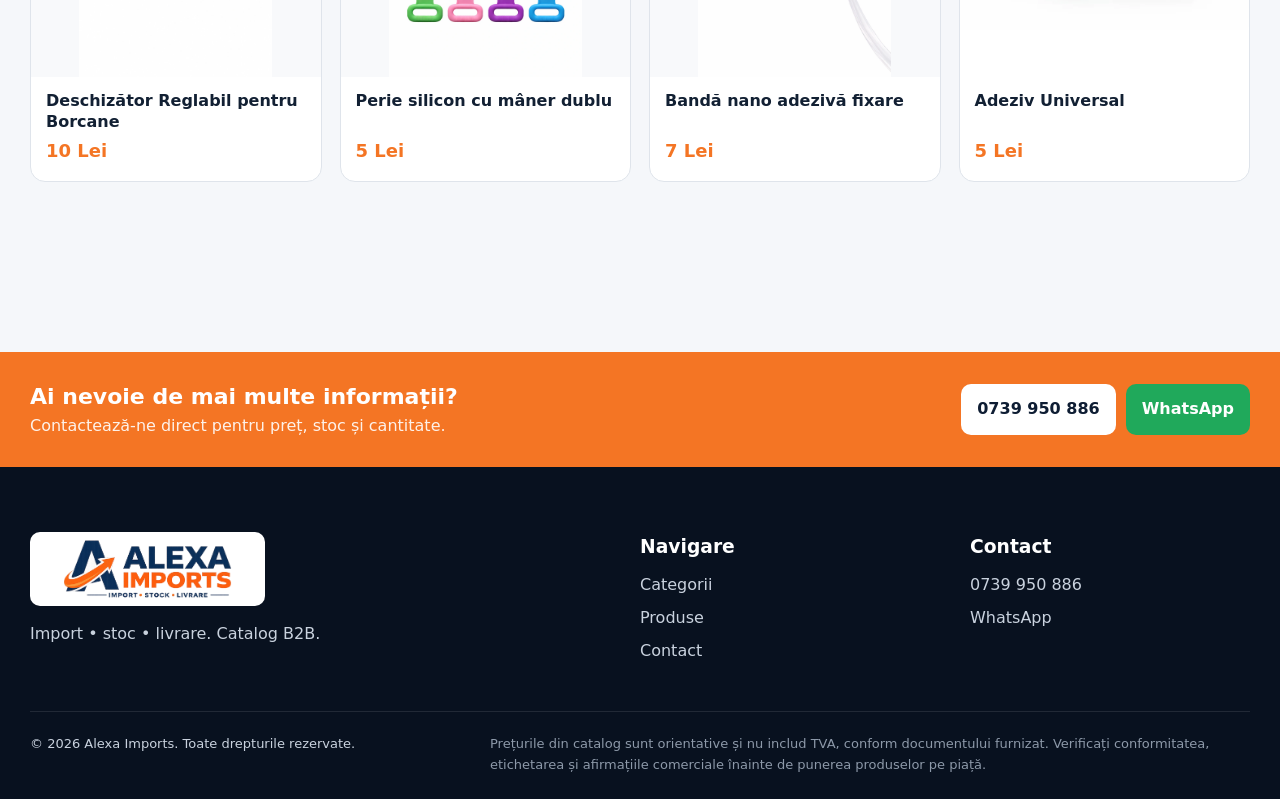
<file: products/aparat-pentru-sarmale-si-rulouri.html>
<!DOCTYPE html>

<html lang="ro">
<head>
<meta charset="utf-8"/>
<meta content="width=device-width, initial-scale=1" name="viewport"/>
<meta content="#0e1d33" name="theme-color"/>
<meta content="Dispozitiv rapid pentru rulat foi de varză, viță &amp; preparare acasă" name="description"/>
<title>Aparat pentru sarmale și rulouri | Alexa Imports</title>
<link href="../assets/images/favicon.png" rel="icon"/>
<link href="../assets/styles.css" rel="stylesheet"/>
</head>
<body>
<header class="site-header">
<div class="container nav-wrap">
<a aria-label="Alexa Imports - Acasă" class="brand" href="../index.html">
<img alt="Alexa Imports" src="../assets/images/logo.webp"/>
<span>Alexa Imports</span>
</a>
<button aria-controls="main-nav" aria-expanded="false" aria-label="Deschide meniul" class="menu-toggle"><span></span><span></span><span></span></button>
<nav aria-label="Navigație principală" class="main-nav" id="main-nav">
<a href="../index.html">Acasă</a><a href="../index.html#categorii">Categorii</a><a href="../index.html#produse">Toate produsele</a><a href="../index.html#despre">Despre</a><a class="nav-contact" href="../index.html#contact">Contact</a>
</nav>
</div>
</header>
<main class="product-page-main">
<div class="container">
<nav aria-label="Breadcrumb" class="breadcrumbs"><a href="../index.html">Acasă</a><span>›</span><a href="../index.html#produse">Casă și grădină</a><span>›</span><span>Aparat pentru sarmale și rulouri</span></nav>
<section class="product-detail">
<div class="product-detail-image"><img alt="Aparat pentru sarmale și rulouri" src="../assets/images/aparat-pentru-sarmale-si-rulouri.webp"/></div>
<div class="product-detail-copy">
<span class="detail-category">Casă și grădină</span>
<h1>Aparat pentru sarmale și rulouri</h1>
<p class="detail-description">Dispozitiv rapid pentru rulat foi de varză, viță &amp; preparare acasă</p>
<div class="detail-price-row">
<div><span class="detail-label">Preț B2B</span><strong class="detail-price">9 Lei</strong></div>
<div><span class="detail-label">Stoc declarat</span><strong class="detail-stock">2000</strong></div>
</div>
<div class="detail-actions"><a class="btn btn-primary" href="https://wa.me/40739950886?text=Bun%C4%83%20ziua%2C%20doresc%20detalii%20%C8%99i%20ofert%C4%83%20pentru%20produsul%3A%20Aparat%20pentru%20sarmale%20%C8%99i%20rulouri." rel="noopener" target="_blank">Cere ofertă pe WhatsApp</a><a class="btn btn-secondary" href="tel:+40739950886">Sună: 0739 950 886</a></div>
<div class="detail-note"><strong>Informație importantă</strong><p>Prețul și stocul sunt afișate conform catalogului furnizat. Confirmă disponibilitatea, cantitatea și condițiile comerciale înainte de comandă.</p></div>
<a class="video-link" href="https://i.imgur.com/ZP18kbC" rel="noopener" target="_blank">Vezi prezentarea video a produsului ↗</a>
</div>
</section>
<section class="product-info-section"><div><p class="eyebrow dark">DETALII PRODUS</p><h2>Descriere</h2><p>Dispozitiv rapid pentru rulat foi de varză, viță &amp; preparare acasă</p></div><div class="info-card"><h3>Comandă și informații</h3><p>Site-ul funcționează în regim de catalog B2B. Nu există plată online sau coș de cumpărături.</p><a href="https://wa.me/40739950886?text=Bun%C4%83%20ziua%2C%20doresc%20detalii%20%C8%99i%20ofert%C4%83%20pentru%20produsul%3A%20Aparat%20pentru%20sarmale%20%C8%99i%20rulouri." rel="noopener" target="_blank">Discută pe WhatsApp →</a></div></section>
<section class="related-section"><div class="section-heading"><div><p class="eyebrow dark">DIN ACEEAȘI CATEGORIE</p><h2>Produse similare</h2></div><a class="text-link" href="../index.html#produse">Vezi toate produsele →</a></div><div class="related-grid"><a class="related-card" href="deschizator-reglabil-pentru-borcane.html"><img alt="Deschizător Reglabil pentru Borcane" loading="lazy" src="../assets/images/deschizator-reglabil-pentru-borcane.webp"/><span>Deschizător Reglabil pentru Borcane</span><strong>10 Lei</strong></a><a class="related-card" href="perie-silicon-cu-maner-dublu.html"><img alt="Perie silicon cu mâner dublu" loading="lazy" src="../assets/images/perie-silicon-cu-maner-dublu.webp"/><span>Perie silicon cu mâner dublu</span><strong>5 Lei</strong></a><a class="related-card" href="banda-nano-adeziva-fixare.html"><img alt="Bandă nano adezivă fixare" loading="lazy" src="../assets/images/banda-nano-adeziva-fixare.webp"/><span>Bandă nano adezivă fixare</span><strong>7 Lei</strong></a><a class="related-card" href="adeziv-universal.html"><img alt="Adeziv Universal" loading="lazy" src="../assets/images/adhesive.webp"/><span>Adeziv Universal</span><strong>5 Lei</strong></a></div></section>
</div>
</main>
<section class="product-contact-strip"><div class="container"><div><strong>Ai nevoie de mai multe informații?</strong><span>Contactează-ne direct pentru preț, stoc și cantitate.</span></div><div class="product-contact-actions"><a class="btn btn-light" href="tel:+40739950886">0739 950 886</a><a class="btn btn-whatsapp" href="https://wa.me/40739950886?text=Bun%C4%83%20ziua%2C%20doresc%20detalii%20%C8%99i%20ofert%C4%83%20pentru%20produsul%3A%20Aparat%20pentru%20sarmale%20%C8%99i%20rulouri." rel="noopener" target="_blank">WhatsApp</a></div></div></section>
<footer class="site-footer"><div class="container footer-grid"><div><a class="brand footer-brand" href="../index.html"><img alt="" src="../assets/images/logo.webp"/><span>Alexa Imports</span></a><p>Import • stoc • livrare. Catalog B2B.</p></div><div><h3>Navigare</h3><a href="../index.html#categorii">Categorii</a><a href="../index.html#produse">Produse</a><a href="../index.html#contact">Contact</a></div><div><h3>Contact</h3><a href="tel:+40739950886">0739 950 886</a><a href="https://wa.me/40739950886?text=Bun%C4%83%20ziua%2C%20doresc%20detalii%20%C8%99i%20ofert%C4%83%20pentru%20produsul%3A%20Aparat%20pentru%20sarmale%20%C8%99i%20rulouri." rel="noopener" target="_blank">WhatsApp</a></div></div><div class="container footer-bottom"><p>© 2026 Alexa Imports. Toate drepturile rezervate.</p><p class="disclaimer">Prețurile din catalog sunt orientative și nu includ TVA, conform documentului furnizat. Verificați conformitatea, etichetarea și afirmațiile comerciale înainte de punerea produselor pe piață.</p></div></footer>
<script src="../assets/app.js"></script>
</body>
</html>
</file>
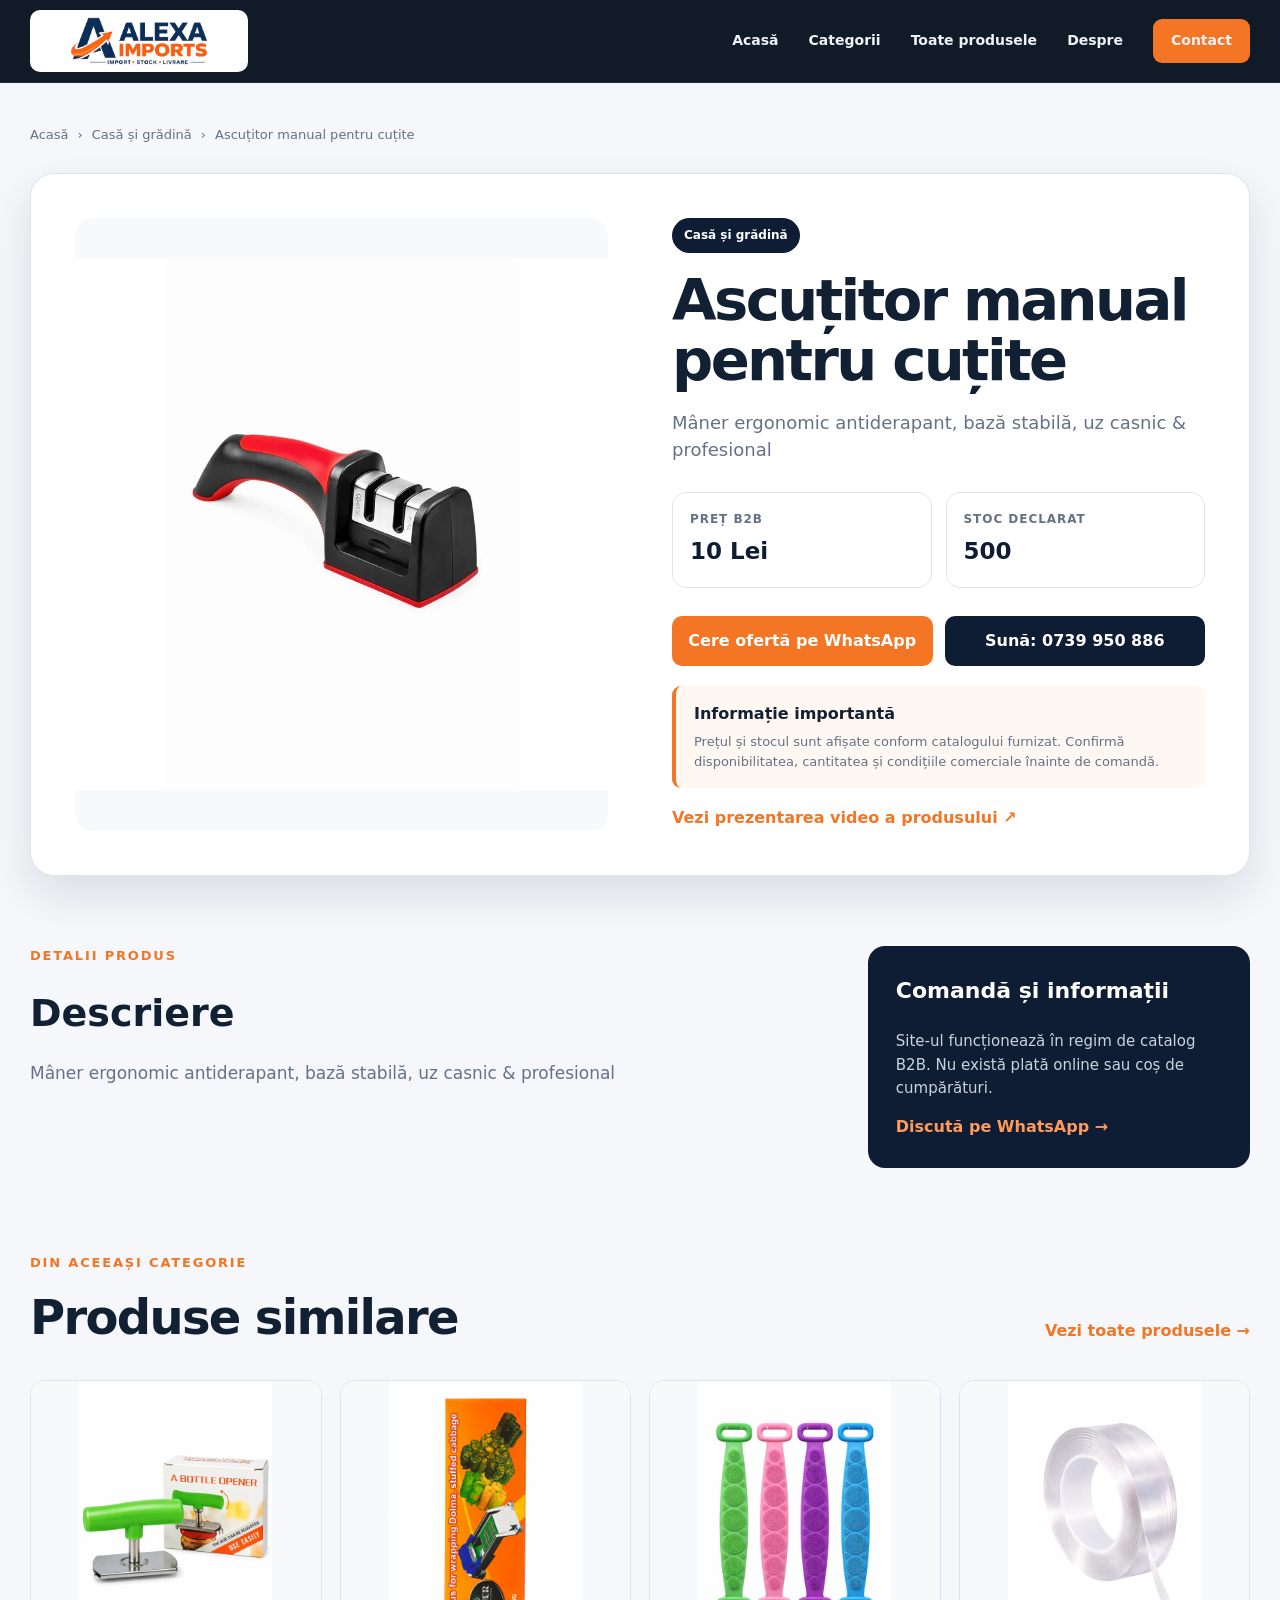
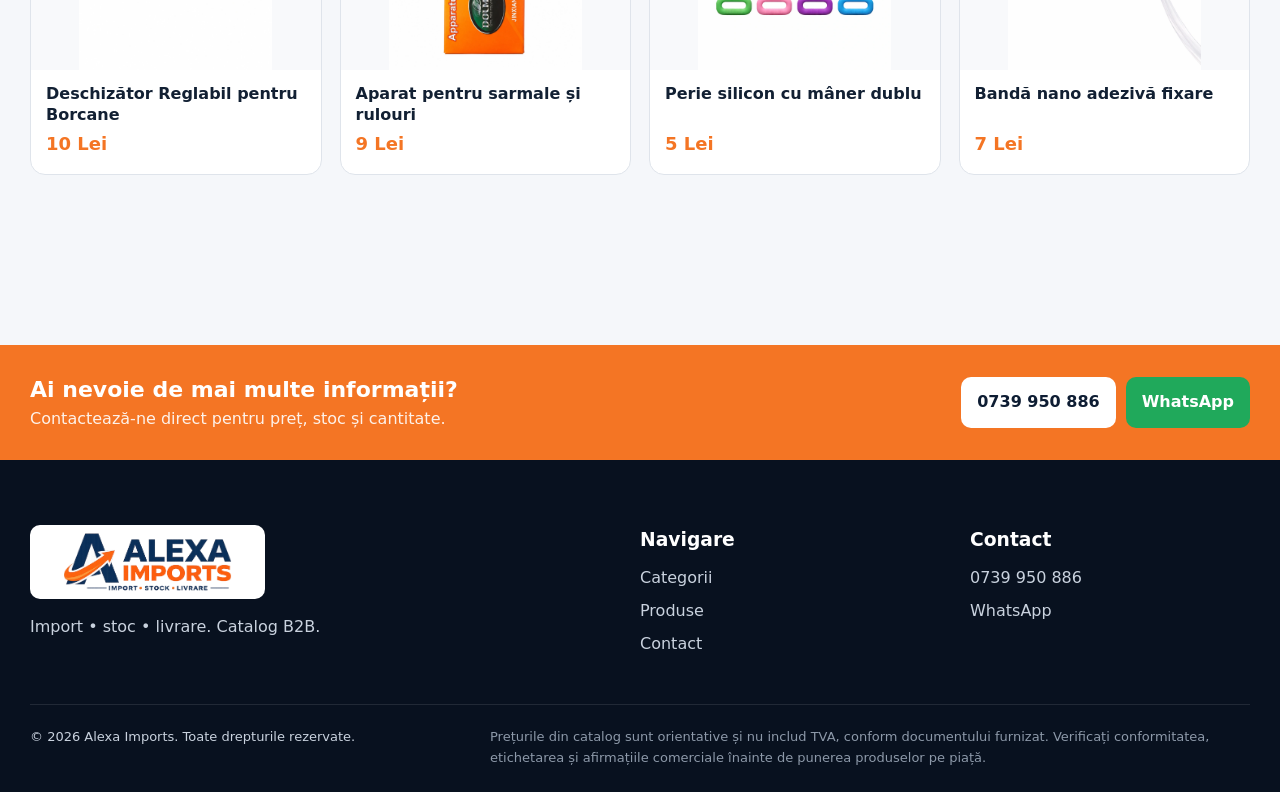
<file: products/ascutitor-manual-pentru-cutite.html>
<!DOCTYPE html>

<html lang="ro">
<head>
<meta charset="utf-8"/>
<meta content="width=device-width, initial-scale=1" name="viewport"/>
<meta content="#0e1d33" name="theme-color"/>
<meta content="Mâner ergonomic antiderapant, bază stabilă, uz casnic &amp; profesional" name="description"/>
<title>Ascuțitor manual pentru cuțite | Alexa Imports</title>
<link href="../assets/images/favicon.png" rel="icon"/>
<link href="../assets/styles.css" rel="stylesheet"/>
</head>
<body>
<header class="site-header">
<div class="container nav-wrap">
<a aria-label="Alexa Imports - Acasă" class="brand" href="../index.html">
<img alt="Alexa Imports" src="../assets/images/logo.webp"/>
<span>Alexa Imports</span>
</a>
<button aria-controls="main-nav" aria-expanded="false" aria-label="Deschide meniul" class="menu-toggle"><span></span><span></span><span></span></button>
<nav aria-label="Navigație principală" class="main-nav" id="main-nav">
<a href="../index.html">Acasă</a><a href="../index.html#categorii">Categorii</a><a href="../index.html#produse">Toate produsele</a><a href="../index.html#despre">Despre</a><a class="nav-contact" href="../index.html#contact">Contact</a>
</nav>
</div>
</header>
<main class="product-page-main">
<div class="container">
<nav aria-label="Breadcrumb" class="breadcrumbs"><a href="../index.html">Acasă</a><span>›</span><a href="../index.html#produse">Casă și grădină</a><span>›</span><span>Ascuțitor manual pentru cuțite</span></nav>
<section class="product-detail">
<div class="product-detail-image"><img alt="Ascuțitor manual pentru cuțite" src="../assets/images/knife-sharpener.webp"/></div>
<div class="product-detail-copy">
<span class="detail-category">Casă și grădină</span>
<h1>Ascuțitor manual pentru cuțite</h1>
<p class="detail-description">Mâner ergonomic antiderapant, bază stabilă, uz casnic &amp; profesional</p>
<div class="detail-price-row">
<div><span class="detail-label">Preț B2B</span><strong class="detail-price">10 Lei</strong></div>
<div><span class="detail-label">Stoc declarat</span><strong class="detail-stock">500</strong></div>
</div>
<div class="detail-actions"><a class="btn btn-primary" href="https://wa.me/40739950886?text=Bun%C4%83%20ziua%2C%20doresc%20detalii%20%C8%99i%20ofert%C4%83%20pentru%20produsul%3A%20Ascu%C8%9Bitor%20manual%20pentru%20cu%C8%9Bite." rel="noopener" target="_blank">Cere ofertă pe WhatsApp</a><a class="btn btn-secondary" href="tel:+40739950886">Sună: 0739 950 886</a></div>
<div class="detail-note"><strong>Informație importantă</strong><p>Prețul și stocul sunt afișate conform catalogului furnizat. Confirmă disponibilitatea, cantitatea și condițiile comerciale înainte de comandă.</p></div>
<a class="video-link" href="https://i.imgur.com/O3rMrnq" rel="noopener" target="_blank">Vezi prezentarea video a produsului ↗</a>
</div>
</section>
<section class="product-info-section"><div><p class="eyebrow dark">DETALII PRODUS</p><h2>Descriere</h2><p>Mâner ergonomic antiderapant, bază stabilă, uz casnic &amp; profesional</p></div><div class="info-card"><h3>Comandă și informații</h3><p>Site-ul funcționează în regim de catalog B2B. Nu există plată online sau coș de cumpărături.</p><a href="https://wa.me/40739950886?text=Bun%C4%83%20ziua%2C%20doresc%20detalii%20%C8%99i%20ofert%C4%83%20pentru%20produsul%3A%20Ascu%C8%9Bitor%20manual%20pentru%20cu%C8%9Bite." rel="noopener" target="_blank">Discută pe WhatsApp →</a></div></section>
<section class="related-section"><div class="section-heading"><div><p class="eyebrow dark">DIN ACEEAȘI CATEGORIE</p><h2>Produse similare</h2></div><a class="text-link" href="../index.html#produse">Vezi toate produsele →</a></div><div class="related-grid"><a class="related-card" href="deschizator-reglabil-pentru-borcane.html"><img alt="Deschizător Reglabil pentru Borcane" loading="lazy" src="../assets/images/deschizator-reglabil-pentru-borcane.webp"/><span>Deschizător Reglabil pentru Borcane</span><strong>10 Lei</strong></a><a class="related-card" href="aparat-pentru-sarmale-si-rulouri.html"><img alt="Aparat pentru sarmale și rulouri" loading="lazy" src="../assets/images/aparat-pentru-sarmale-si-rulouri.webp"/><span>Aparat pentru sarmale și rulouri</span><strong>9 Lei</strong></a><a class="related-card" href="perie-silicon-cu-maner-dublu.html"><img alt="Perie silicon cu mâner dublu" loading="lazy" src="../assets/images/perie-silicon-cu-maner-dublu.webp"/><span>Perie silicon cu mâner dublu</span><strong>5 Lei</strong></a><a class="related-card" href="banda-nano-adeziva-fixare.html"><img alt="Bandă nano adezivă fixare" loading="lazy" src="../assets/images/banda-nano-adeziva-fixare.webp"/><span>Bandă nano adezivă fixare</span><strong>7 Lei</strong></a></div></section>
</div>
</main>
<section class="product-contact-strip"><div class="container"><div><strong>Ai nevoie de mai multe informații?</strong><span>Contactează-ne direct pentru preț, stoc și cantitate.</span></div><div class="product-contact-actions"><a class="btn btn-light" href="tel:+40739950886">0739 950 886</a><a class="btn btn-whatsapp" href="https://wa.me/40739950886?text=Bun%C4%83%20ziua%2C%20doresc%20detalii%20%C8%99i%20ofert%C4%83%20pentru%20produsul%3A%20Ascu%C8%9Bitor%20manual%20pentru%20cu%C8%9Bite." rel="noopener" target="_blank">WhatsApp</a></div></div></section>
<footer class="site-footer"><div class="container footer-grid"><div><a class="brand footer-brand" href="../index.html"><img alt="" src="../assets/images/logo.webp"/><span>Alexa Imports</span></a><p>Import • stoc • livrare. Catalog B2B.</p></div><div><h3>Navigare</h3><a href="../index.html#categorii">Categorii</a><a href="../index.html#produse">Produse</a><a href="../index.html#contact">Contact</a></div><div><h3>Contact</h3><a href="tel:+40739950886">0739 950 886</a><a href="https://wa.me/40739950886?text=Bun%C4%83%20ziua%2C%20doresc%20detalii%20%C8%99i%20ofert%C4%83%20pentru%20produsul%3A%20Ascu%C8%9Bitor%20manual%20pentru%20cu%C8%9Bite." rel="noopener" target="_blank">WhatsApp</a></div></div><div class="container footer-bottom"><p>© 2026 Alexa Imports. Toate drepturile rezervate.</p><p class="disclaimer">Prețurile din catalog sunt orientative și nu includ TVA, conform documentului furnizat. Verificați conformitatea, etichetarea și afirmațiile comerciale înainte de punerea produselor pe piață.</p></div></footer>
<script src="../assets/app.js"></script>
</body>
</html>
</file>
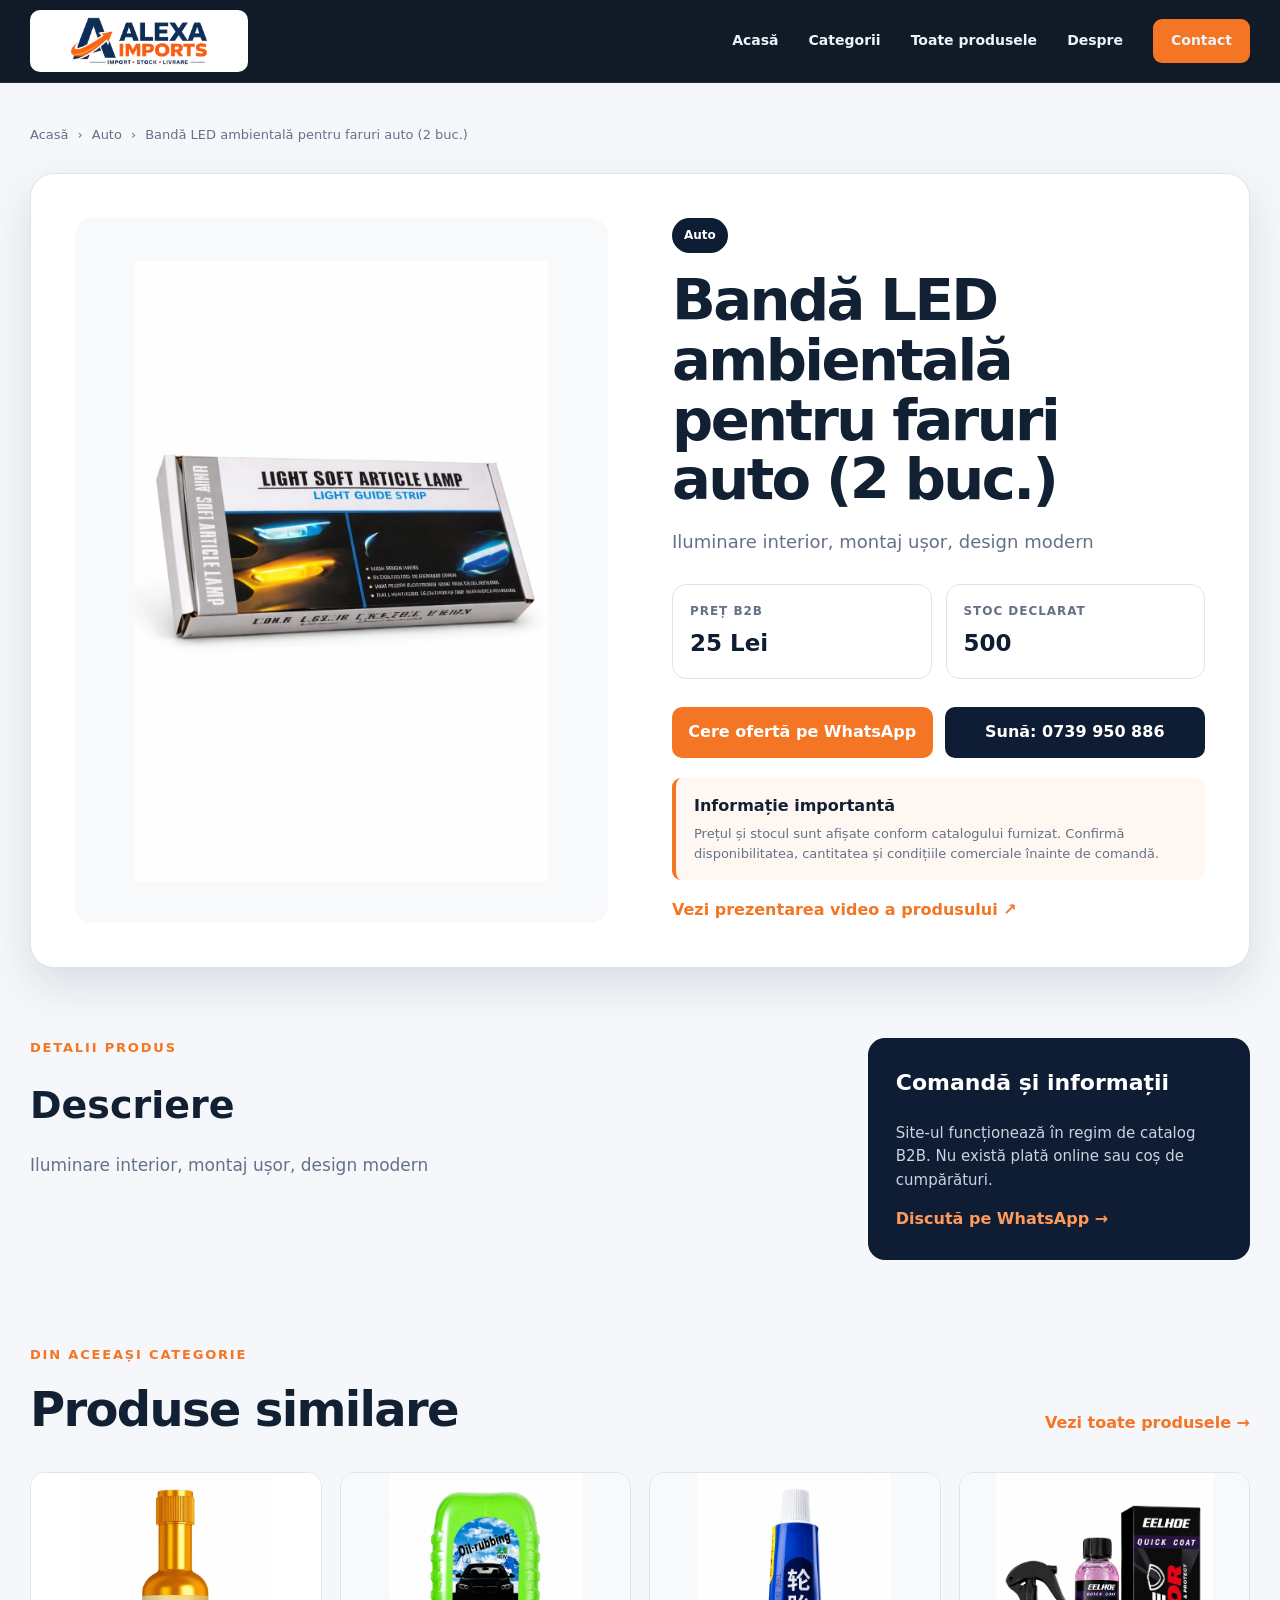
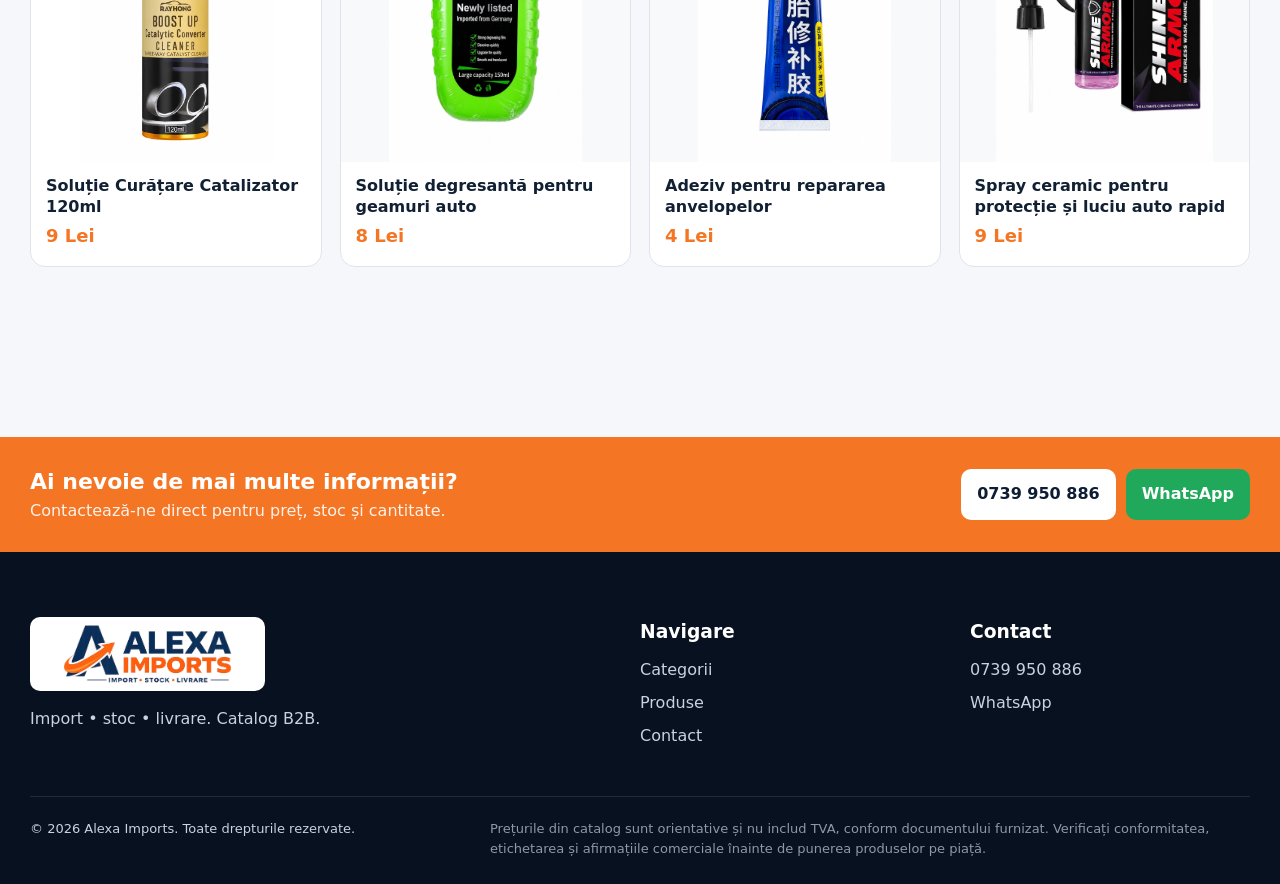
<file: products/banda-led-ambientala-pentru-faruri-auto-2-buc.html>
<!DOCTYPE html>

<html lang="ro">
<head>
<meta charset="utf-8"/>
<meta content="width=device-width, initial-scale=1" name="viewport"/>
<meta content="#0e1d33" name="theme-color"/>
<meta content="Iluminare interior, montaj ușor, design modern" name="description"/>
<title>Bandă LED ambientală pentru faruri auto (2 buc.) | Alexa Imports</title>
<link href="../assets/images/favicon.png" rel="icon"/>
<link href="../assets/styles.css" rel="stylesheet"/>
</head>
<body>
<header class="site-header">
<div class="container nav-wrap">
<a aria-label="Alexa Imports - Acasă" class="brand" href="../index.html">
<img alt="Alexa Imports" src="../assets/images/logo.webp"/>
<span>Alexa Imports</span>
</a>
<button aria-controls="main-nav" aria-expanded="false" aria-label="Deschide meniul" class="menu-toggle"><span></span><span></span><span></span></button>
<nav aria-label="Navigație principală" class="main-nav" id="main-nav">
<a href="../index.html">Acasă</a><a href="../index.html#categorii">Categorii</a><a href="../index.html#produse">Toate produsele</a><a href="../index.html#despre">Despre</a><a class="nav-contact" href="../index.html#contact">Contact</a>
</nav>
</div>
</header>
<main class="product-page-main">
<div class="container">
<nav aria-label="Breadcrumb" class="breadcrumbs"><a href="../index.html">Acasă</a><span>›</span><a href="../index.html#produse">Auto</a><span>›</span><span>Bandă LED ambientală pentru faruri auto (2 buc.)</span></nav>
<section class="product-detail">
<div class="product-detail-image"><img alt="Bandă LED ambientală pentru faruri auto (2 buc.)" src="../assets/images/banda-led-ambientala-pentru-faruri-auto-2-buc.webp"/></div>
<div class="product-detail-copy">
<span class="detail-category">Auto</span>
<h1>Bandă LED ambientală pentru faruri auto (2 buc.)</h1>
<p class="detail-description">Iluminare interior, montaj ușor, design modern</p>
<div class="detail-price-row">
<div><span class="detail-label">Preț B2B</span><strong class="detail-price">25 Lei</strong></div>
<div><span class="detail-label">Stoc declarat</span><strong class="detail-stock">500</strong></div>
</div>
<div class="detail-actions"><a class="btn btn-primary" href="https://wa.me/40739950886?text=Bun%C4%83%20ziua%2C%20doresc%20detalii%20%C8%99i%20ofert%C4%83%20pentru%20produsul%3A%20Band%C4%83%20LED%20ambiental%C4%83%20pentru%20faruri%20auto%20%282%20buc.%29." rel="noopener" target="_blank">Cere ofertă pe WhatsApp</a><a class="btn btn-secondary" href="tel:+40739950886">Sună: 0739 950 886</a></div>
<div class="detail-note"><strong>Informație importantă</strong><p>Prețul și stocul sunt afișate conform catalogului furnizat. Confirmă disponibilitatea, cantitatea și condițiile comerciale înainte de comandă.</p></div>
<a class="video-link" href="https://i.imgur.com/V3JDeKx" rel="noopener" target="_blank">Vezi prezentarea video a produsului ↗</a>
</div>
</section>
<section class="product-info-section"><div><p class="eyebrow dark">DETALII PRODUS</p><h2>Descriere</h2><p>Iluminare interior, montaj ușor, design modern</p></div><div class="info-card"><h3>Comandă și informații</h3><p>Site-ul funcționează în regim de catalog B2B. Nu există plată online sau coș de cumpărături.</p><a href="https://wa.me/40739950886?text=Bun%C4%83%20ziua%2C%20doresc%20detalii%20%C8%99i%20ofert%C4%83%20pentru%20produsul%3A%20Band%C4%83%20LED%20ambiental%C4%83%20pentru%20faruri%20auto%20%282%20buc.%29." rel="noopener" target="_blank">Discută pe WhatsApp →</a></div></section>
<section class="related-section"><div class="section-heading"><div><p class="eyebrow dark">DIN ACEEAȘI CATEGORIE</p><h2>Produse similare</h2></div><a class="text-link" href="../index.html#produse">Vezi toate produsele →</a></div><div class="related-grid"><a class="related-card" href="solutie-curatare-catalizator-120ml.html"><img alt="Soluție Curățare Catalizator 120ml" loading="lazy" src="../assets/images/catalyst-cleaner.webp"/><span>Soluție Curățare Catalizator 120ml</span><strong>9 Lei</strong></a><a class="related-card" href="solutie-degresanta-pentru-geamuri-auto.html"><img alt="Soluție degresantă pentru geamuri auto" loading="lazy" src="../assets/images/solutie-degresanta-pentru-geamuri-auto.webp"/><span>Soluție degresantă pentru geamuri auto</span><strong>8 Lei</strong></a><a class="related-card" href="adeziv-pentru-repararea-anvelopelor.html"><img alt="Adeziv pentru repararea anvelopelor" loading="lazy" src="../assets/images/adeziv-pentru-repararea-anvelopelor.webp"/><span>Adeziv pentru repararea anvelopelor</span><strong>4 Lei</strong></a><a class="related-card" href="spray-ceramic-pentru-protectie-si-luciu-auto-rapid.html"><img alt="Spray ceramic pentru
protecție și luciu auto rapid" loading="lazy" src="../assets/images/spray-ceramic-pentru-protectie-si-luciu-auto-rapid.webp"/><span>Spray ceramic pentru
protecție și luciu auto rapid</span><strong>9 Lei</strong></a></div></section>
</div>
</main>
<section class="product-contact-strip"><div class="container"><div><strong>Ai nevoie de mai multe informații?</strong><span>Contactează-ne direct pentru preț, stoc și cantitate.</span></div><div class="product-contact-actions"><a class="btn btn-light" href="tel:+40739950886">0739 950 886</a><a class="btn btn-whatsapp" href="https://wa.me/40739950886?text=Bun%C4%83%20ziua%2C%20doresc%20detalii%20%C8%99i%20ofert%C4%83%20pentru%20produsul%3A%20Band%C4%83%20LED%20ambiental%C4%83%20pentru%20faruri%20auto%20%282%20buc.%29." rel="noopener" target="_blank">WhatsApp</a></div></div></section>
<footer class="site-footer"><div class="container footer-grid"><div><a class="brand footer-brand" href="../index.html"><img alt="" src="../assets/images/logo.webp"/><span>Alexa Imports</span></a><p>Import • stoc • livrare. Catalog B2B.</p></div><div><h3>Navigare</h3><a href="../index.html#categorii">Categorii</a><a href="../index.html#produse">Produse</a><a href="../index.html#contact">Contact</a></div><div><h3>Contact</h3><a href="tel:+40739950886">0739 950 886</a><a href="https://wa.me/40739950886?text=Bun%C4%83%20ziua%2C%20doresc%20detalii%20%C8%99i%20ofert%C4%83%20pentru%20produsul%3A%20Band%C4%83%20LED%20ambiental%C4%83%20pentru%20faruri%20auto%20%282%20buc.%29." rel="noopener" target="_blank">WhatsApp</a></div></div><div class="container footer-bottom"><p>© 2026 Alexa Imports. Toate drepturile rezervate.</p><p class="disclaimer">Prețurile din catalog sunt orientative și nu includ TVA, conform documentului furnizat. Verificați conformitatea, etichetarea și afirmațiile comerciale înainte de punerea produselor pe piață.</p></div></footer>
<script src="../assets/app.js"></script>
</body>
</html>
</file>
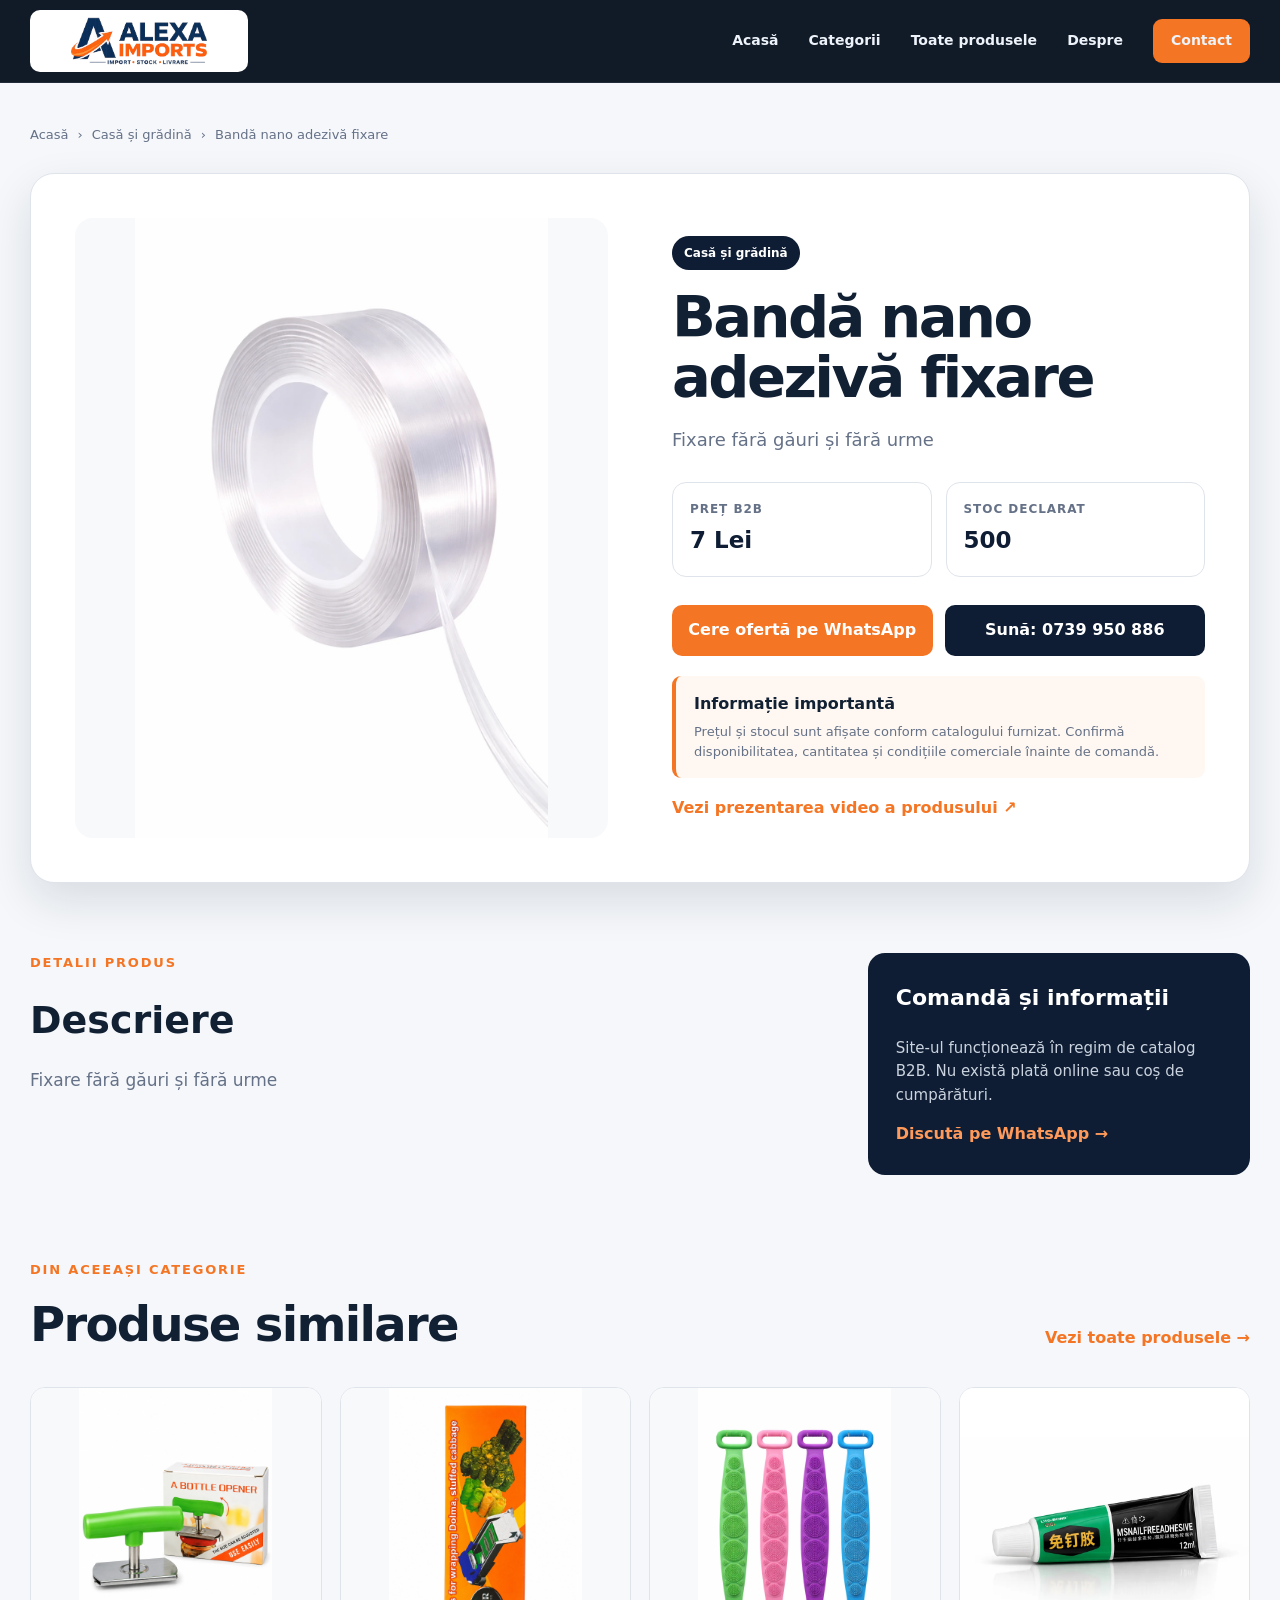
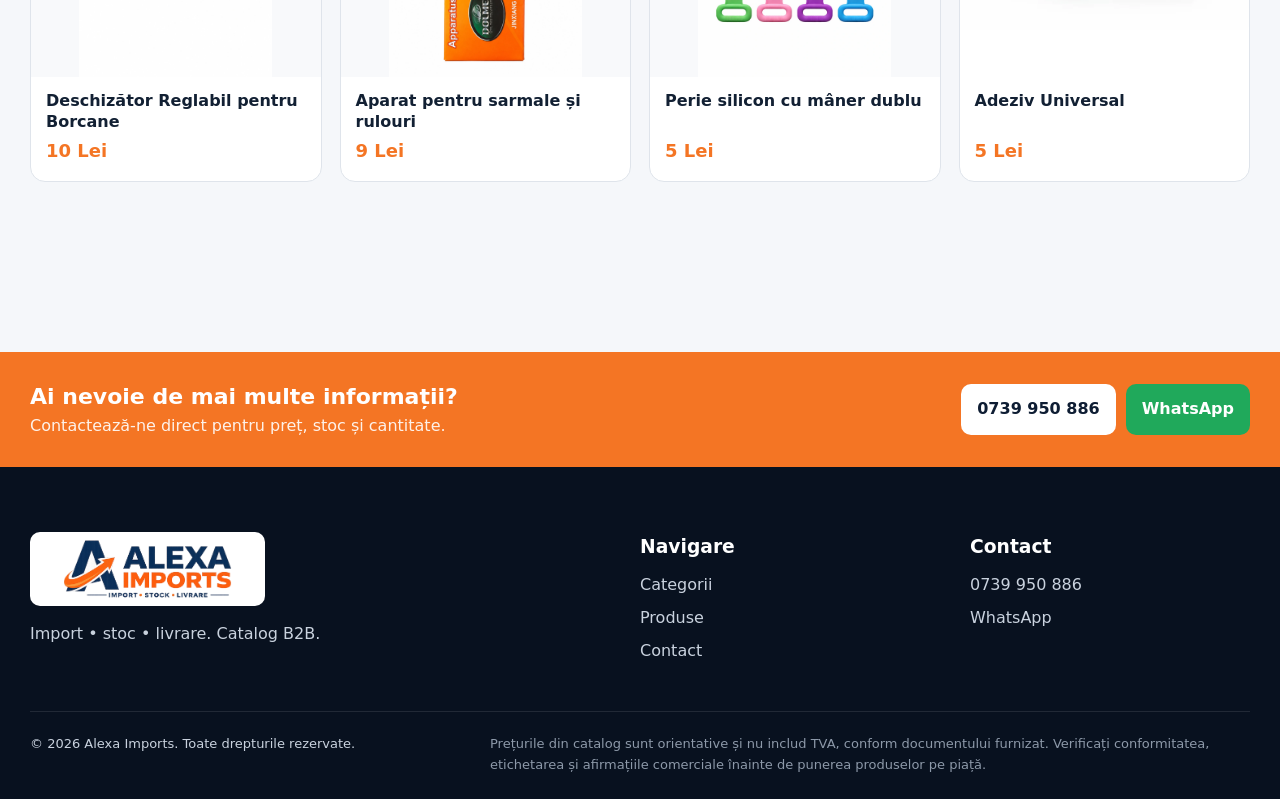
<file: products/banda-nano-adeziva-fixare.html>
<!DOCTYPE html>

<html lang="ro">
<head>
<meta charset="utf-8"/>
<meta content="width=device-width, initial-scale=1" name="viewport"/>
<meta content="#0e1d33" name="theme-color"/>
<meta content="Fixare fără găuri și fără urme" name="description"/>
<title>Bandă nano adezivă fixare | Alexa Imports</title>
<link href="../assets/images/favicon.png" rel="icon"/>
<link href="../assets/styles.css" rel="stylesheet"/>
</head>
<body>
<header class="site-header">
<div class="container nav-wrap">
<a aria-label="Alexa Imports - Acasă" class="brand" href="../index.html">
<img alt="Alexa Imports" src="../assets/images/logo.webp"/>
<span>Alexa Imports</span>
</a>
<button aria-controls="main-nav" aria-expanded="false" aria-label="Deschide meniul" class="menu-toggle"><span></span><span></span><span></span></button>
<nav aria-label="Navigație principală" class="main-nav" id="main-nav">
<a href="../index.html">Acasă</a><a href="../index.html#categorii">Categorii</a><a href="../index.html#produse">Toate produsele</a><a href="../index.html#despre">Despre</a><a class="nav-contact" href="../index.html#contact">Contact</a>
</nav>
</div>
</header>
<main class="product-page-main">
<div class="container">
<nav aria-label="Breadcrumb" class="breadcrumbs"><a href="../index.html">Acasă</a><span>›</span><a href="../index.html#produse">Casă și grădină</a><span>›</span><span>Bandă nano adezivă fixare</span></nav>
<section class="product-detail">
<div class="product-detail-image"><img alt="Bandă nano adezivă fixare" src="../assets/images/banda-nano-adeziva-fixare.webp"/></div>
<div class="product-detail-copy">
<span class="detail-category">Casă și grădină</span>
<h1>Bandă nano adezivă fixare</h1>
<p class="detail-description">Fixare fără găuri și fără urme</p>
<div class="detail-price-row">
<div><span class="detail-label">Preț B2B</span><strong class="detail-price">7 Lei</strong></div>
<div><span class="detail-label">Stoc declarat</span><strong class="detail-stock">500</strong></div>
</div>
<div class="detail-actions"><a class="btn btn-primary" href="https://wa.me/40739950886?text=Bun%C4%83%20ziua%2C%20doresc%20detalii%20%C8%99i%20ofert%C4%83%20pentru%20produsul%3A%20Band%C4%83%20nano%20adeziv%C4%83%20fixare." rel="noopener" target="_blank">Cere ofertă pe WhatsApp</a><a class="btn btn-secondary" href="tel:+40739950886">Sună: 0739 950 886</a></div>
<div class="detail-note"><strong>Informație importantă</strong><p>Prețul și stocul sunt afișate conform catalogului furnizat. Confirmă disponibilitatea, cantitatea și condițiile comerciale înainte de comandă.</p></div>
<a class="video-link" href="https://i.imgur.com/9MNqdKA" rel="noopener" target="_blank">Vezi prezentarea video a produsului ↗</a>
</div>
</section>
<section class="product-info-section"><div><p class="eyebrow dark">DETALII PRODUS</p><h2>Descriere</h2><p>Fixare fără găuri și fără urme</p></div><div class="info-card"><h3>Comandă și informații</h3><p>Site-ul funcționează în regim de catalog B2B. Nu există plată online sau coș de cumpărături.</p><a href="https://wa.me/40739950886?text=Bun%C4%83%20ziua%2C%20doresc%20detalii%20%C8%99i%20ofert%C4%83%20pentru%20produsul%3A%20Band%C4%83%20nano%20adeziv%C4%83%20fixare." rel="noopener" target="_blank">Discută pe WhatsApp →</a></div></section>
<section class="related-section"><div class="section-heading"><div><p class="eyebrow dark">DIN ACEEAȘI CATEGORIE</p><h2>Produse similare</h2></div><a class="text-link" href="../index.html#produse">Vezi toate produsele →</a></div><div class="related-grid"><a class="related-card" href="deschizator-reglabil-pentru-borcane.html"><img alt="Deschizător Reglabil pentru Borcane" loading="lazy" src="../assets/images/deschizator-reglabil-pentru-borcane.webp"/><span>Deschizător Reglabil pentru Borcane</span><strong>10 Lei</strong></a><a class="related-card" href="aparat-pentru-sarmale-si-rulouri.html"><img alt="Aparat pentru sarmale și rulouri" loading="lazy" src="../assets/images/aparat-pentru-sarmale-si-rulouri.webp"/><span>Aparat pentru sarmale și rulouri</span><strong>9 Lei</strong></a><a class="related-card" href="perie-silicon-cu-maner-dublu.html"><img alt="Perie silicon cu mâner dublu" loading="lazy" src="../assets/images/perie-silicon-cu-maner-dublu.webp"/><span>Perie silicon cu mâner dublu</span><strong>5 Lei</strong></a><a class="related-card" href="adeziv-universal.html"><img alt="Adeziv Universal" loading="lazy" src="../assets/images/adhesive.webp"/><span>Adeziv Universal</span><strong>5 Lei</strong></a></div></section>
</div>
</main>
<section class="product-contact-strip"><div class="container"><div><strong>Ai nevoie de mai multe informații?</strong><span>Contactează-ne direct pentru preț, stoc și cantitate.</span></div><div class="product-contact-actions"><a class="btn btn-light" href="tel:+40739950886">0739 950 886</a><a class="btn btn-whatsapp" href="https://wa.me/40739950886?text=Bun%C4%83%20ziua%2C%20doresc%20detalii%20%C8%99i%20ofert%C4%83%20pentru%20produsul%3A%20Band%C4%83%20nano%20adeziv%C4%83%20fixare." rel="noopener" target="_blank">WhatsApp</a></div></div></section>
<footer class="site-footer"><div class="container footer-grid"><div><a class="brand footer-brand" href="../index.html"><img alt="" src="../assets/images/logo.webp"/><span>Alexa Imports</span></a><p>Import • stoc • livrare. Catalog B2B.</p></div><div><h3>Navigare</h3><a href="../index.html#categorii">Categorii</a><a href="../index.html#produse">Produse</a><a href="../index.html#contact">Contact</a></div><div><h3>Contact</h3><a href="tel:+40739950886">0739 950 886</a><a href="https://wa.me/40739950886?text=Bun%C4%83%20ziua%2C%20doresc%20detalii%20%C8%99i%20ofert%C4%83%20pentru%20produsul%3A%20Band%C4%83%20nano%20adeziv%C4%83%20fixare." rel="noopener" target="_blank">WhatsApp</a></div></div><div class="container footer-bottom"><p>© 2026 Alexa Imports. Toate drepturile rezervate.</p><p class="disclaimer">Prețurile din catalog sunt orientative și nu includ TVA, conform documentului furnizat. Verificați conformitatea, etichetarea și afirmațiile comerciale înainte de punerea produselor pe piață.</p></div></footer>
<script src="../assets/app.js"></script>
</body>
</html>
</file>
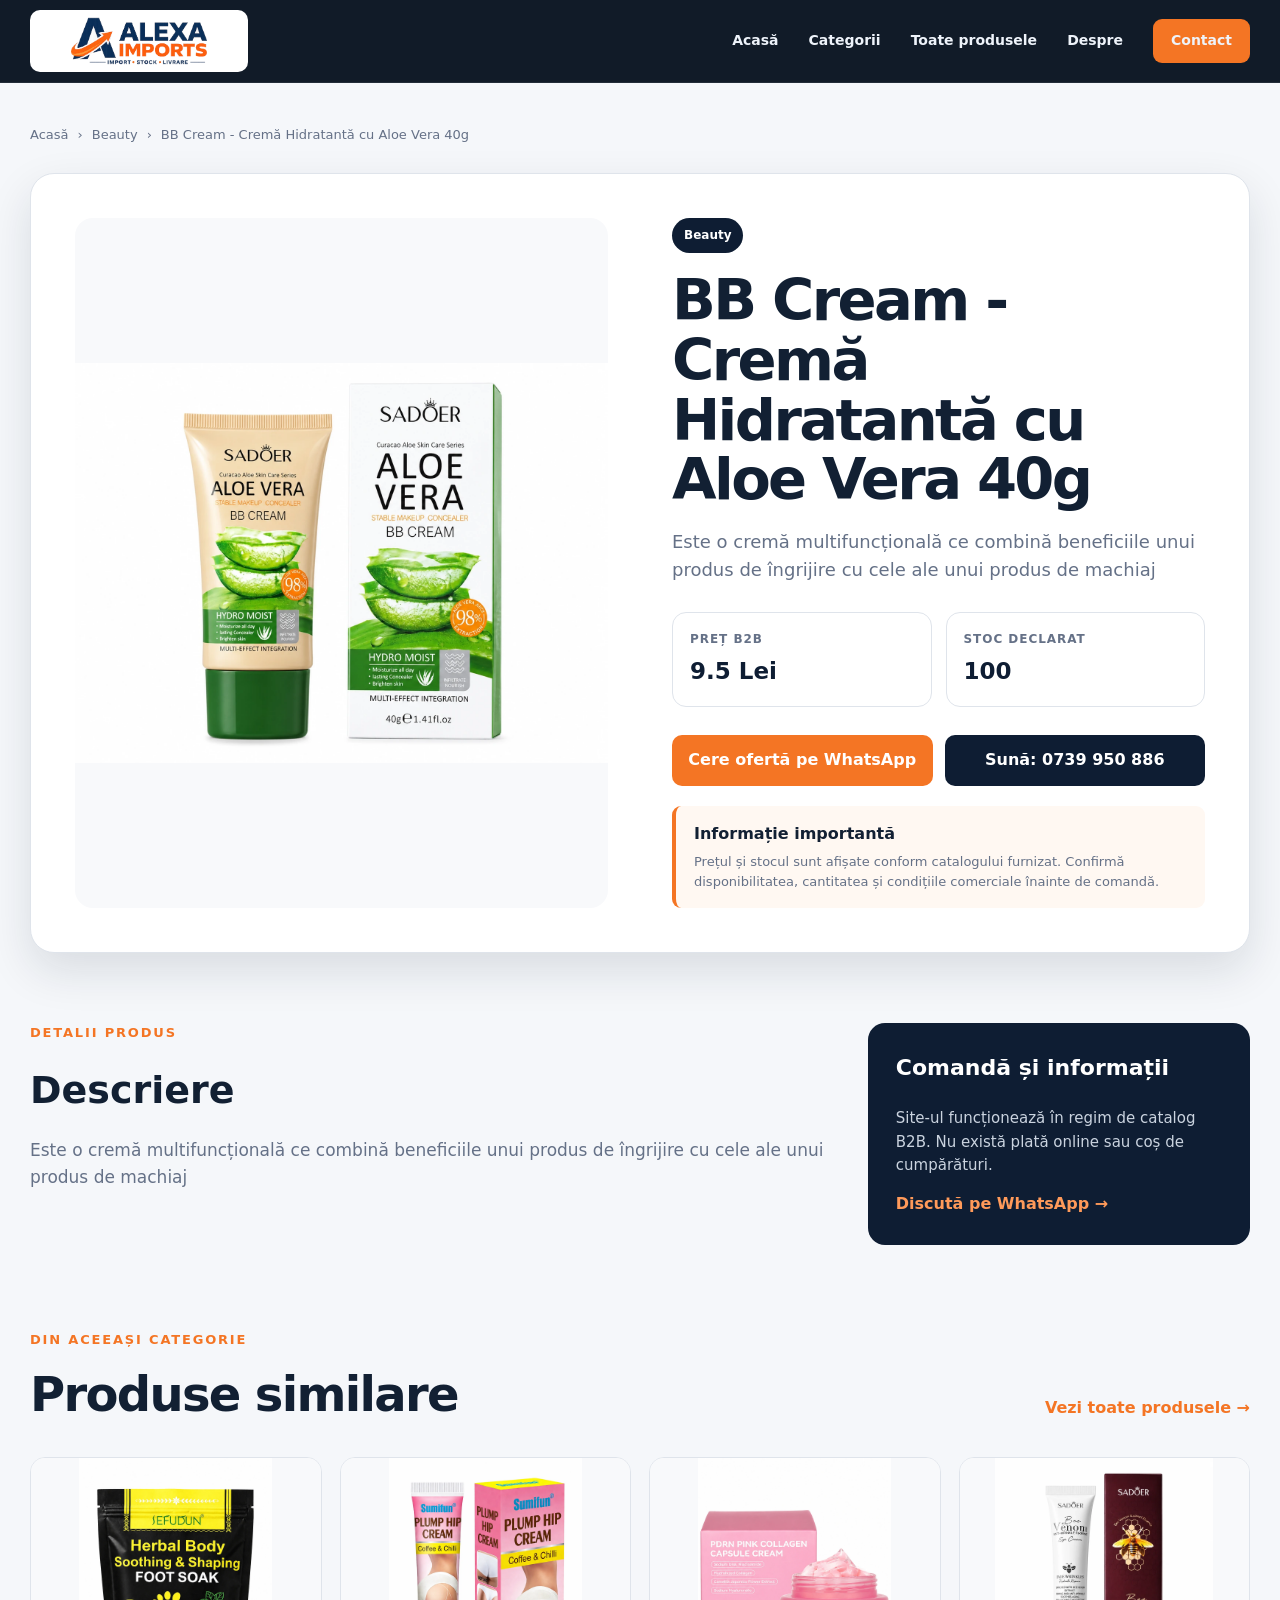
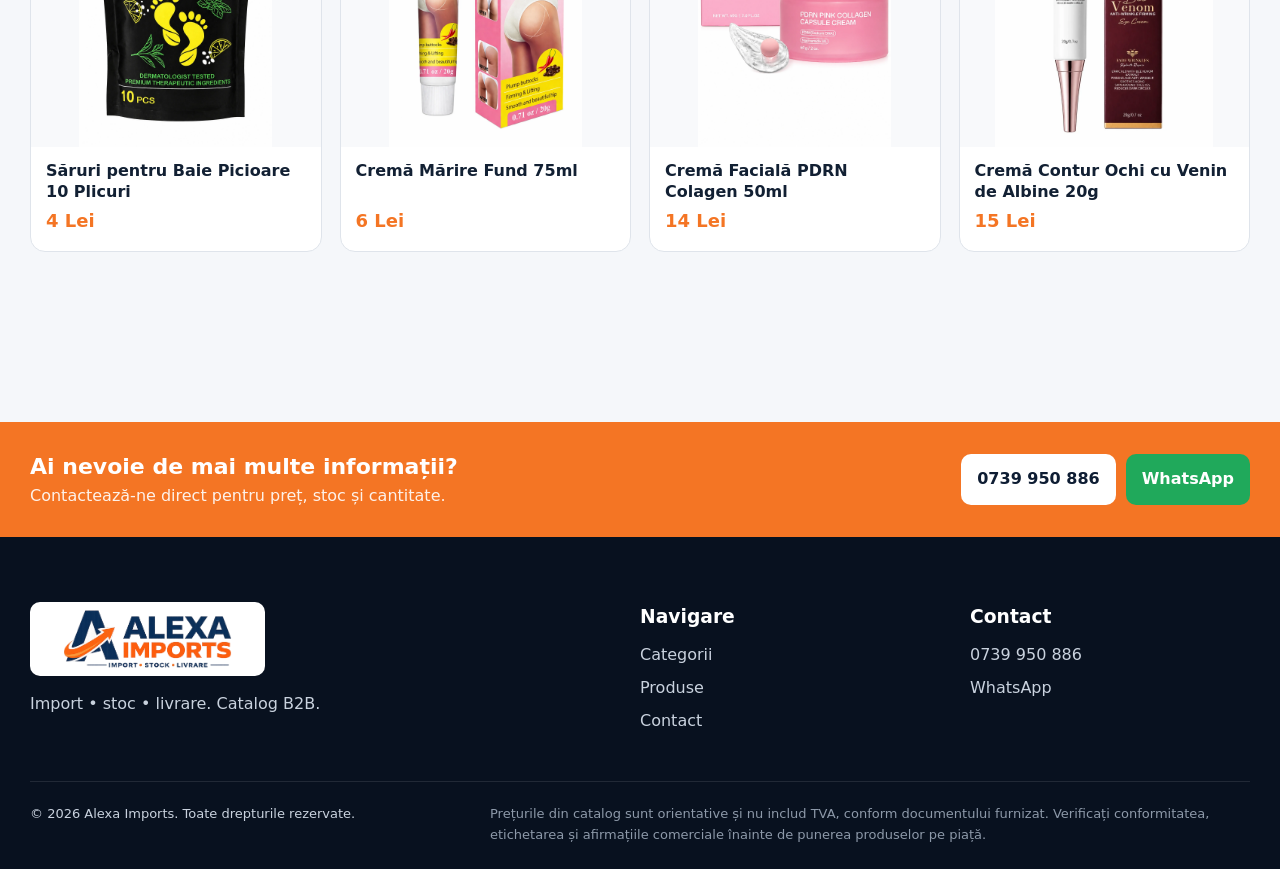
<file: products/bb-cream-crema-hidratanta-cu-aloe-vera-40g.html>
<!DOCTYPE html>

<html lang="ro">
<head>
<meta charset="utf-8"/>
<meta content="width=device-width, initial-scale=1" name="viewport"/>
<meta content="#0e1d33" name="theme-color"/>
<meta content="Este o cremă multifuncțională ce combină beneficiile unui produs de îngrijire cu cele ale unui produs de machiaj" name="description"/>
<title>BB Cream - Cremă Hidratantă cu Aloe Vera 40g | Alexa Imports</title>
<link href="../assets/images/favicon.png" rel="icon"/>
<link href="../assets/styles.css" rel="stylesheet"/>
</head>
<body>
<header class="site-header">
<div class="container nav-wrap">
<a aria-label="Alexa Imports - Acasă" class="brand" href="../index.html">
<img alt="Alexa Imports" src="../assets/images/logo.webp"/>
<span>Alexa Imports</span>
</a>
<button aria-controls="main-nav" aria-expanded="false" aria-label="Deschide meniul" class="menu-toggle"><span></span><span></span><span></span></button>
<nav aria-label="Navigație principală" class="main-nav" id="main-nav">
<a href="../index.html">Acasă</a><a href="../index.html#categorii">Categorii</a><a href="../index.html#produse">Toate produsele</a><a href="../index.html#despre">Despre</a><a class="nav-contact" href="../index.html#contact">Contact</a>
</nav>
</div>
</header>
<main class="product-page-main">
<div class="container">
<nav aria-label="Breadcrumb" class="breadcrumbs"><a href="../index.html">Acasă</a><span>›</span><a href="../index.html#produse">Beauty</a><span>›</span><span>BB Cream - Cremă Hidratantă cu Aloe Vera 40g</span></nav>
<section class="product-detail">
<div class="product-detail-image"><img alt="BB Cream - Cremă Hidratantă cu Aloe Vera 40g" src="../assets/images/bb-cream-crema-hidratanta-cu-aloe-vera-40g.webp"/></div>
<div class="product-detail-copy">
<span class="detail-category">Beauty</span>
<h1>BB Cream - Cremă Hidratantă cu Aloe Vera 40g</h1>
<p class="detail-description">Este o cremă multifuncțională ce combină beneficiile unui produs de îngrijire cu cele ale unui produs de machiaj</p>
<div class="detail-price-row">
<div><span class="detail-label">Preț B2B</span><strong class="detail-price">9.5 Lei</strong></div>
<div><span class="detail-label">Stoc declarat</span><strong class="detail-stock">100</strong></div>
</div>
<div class="detail-actions"><a class="btn btn-primary" href="https://wa.me/40739950886?text=Bun%C4%83%20ziua%2C%20doresc%20detalii%20%C8%99i%20ofert%C4%83%20pentru%20produsul%3A%20BB%20Cream%20-%20Crem%C4%83%20Hidratant%C4%83%20cu%20Aloe%20Vera%2040g." rel="noopener" target="_blank">Cere ofertă pe WhatsApp</a><a class="btn btn-secondary" href="tel:+40739950886">Sună: 0739 950 886</a></div>
<div class="detail-note"><strong>Informație importantă</strong><p>Prețul și stocul sunt afișate conform catalogului furnizat. Confirmă disponibilitatea, cantitatea și condițiile comerciale înainte de comandă.</p></div>
</div>
</section>
<section class="product-info-section"><div><p class="eyebrow dark">DETALII PRODUS</p><h2>Descriere</h2><p>Este o cremă multifuncțională ce combină beneficiile unui produs de îngrijire cu cele ale unui produs de machiaj</p></div><div class="info-card"><h3>Comandă și informații</h3><p>Site-ul funcționează în regim de catalog B2B. Nu există plată online sau coș de cumpărături.</p><a href="https://wa.me/40739950886?text=Bun%C4%83%20ziua%2C%20doresc%20detalii%20%C8%99i%20ofert%C4%83%20pentru%20produsul%3A%20BB%20Cream%20-%20Crem%C4%83%20Hidratant%C4%83%20cu%20Aloe%20Vera%2040g." rel="noopener" target="_blank">Discută pe WhatsApp →</a></div></section>
<section class="related-section"><div class="section-heading"><div><p class="eyebrow dark">DIN ACEEAȘI CATEGORIE</p><h2>Produse similare</h2></div><a class="text-link" href="../index.html#produse">Vezi toate produsele →</a></div><div class="related-grid"><a class="related-card" href="saruri-pentru-baie-picioare-10-plicuri.html"><img alt="Săruri pentru Baie Picioare 10 Plicuri" loading="lazy" src="../assets/images/saruri-pentru-baie-picioare-10-plicuri.webp"/><span>Săruri pentru Baie Picioare 10 Plicuri</span><strong>4 Lei</strong></a><a class="related-card" href="crema-marire-fund-75ml.html"><img alt="Cremă Mărire Fund 75ml" loading="lazy" src="../assets/images/crema-marire-fund-75ml.webp"/><span>Cremă Mărire Fund 75ml</span><strong>6 Lei</strong></a><a class="related-card" href="crema-faciala-pdrn-colagen-50ml.html"><img alt="Cremă Facială PDRN Colagen 50ml" loading="lazy" src="../assets/images/crema-faciala-pdrn-colagen-50ml.webp"/><span>Cremă Facială PDRN Colagen 50ml</span><strong>14 Lei</strong></a><a class="related-card" href="crema-contur-ochi-cu-venin-de-albine-20g.html"><img alt="Cremă Contur Ochi cu Venin de Albine 20g" loading="lazy" src="../assets/images/crema-contur-ochi-cu-venin-de-albine-20g.webp"/><span>Cremă Contur Ochi cu Venin de Albine 20g</span><strong>15 Lei</strong></a></div></section>
</div>
</main>
<section class="product-contact-strip"><div class="container"><div><strong>Ai nevoie de mai multe informații?</strong><span>Contactează-ne direct pentru preț, stoc și cantitate.</span></div><div class="product-contact-actions"><a class="btn btn-light" href="tel:+40739950886">0739 950 886</a><a class="btn btn-whatsapp" href="https://wa.me/40739950886?text=Bun%C4%83%20ziua%2C%20doresc%20detalii%20%C8%99i%20ofert%C4%83%20pentru%20produsul%3A%20BB%20Cream%20-%20Crem%C4%83%20Hidratant%C4%83%20cu%20Aloe%20Vera%2040g." rel="noopener" target="_blank">WhatsApp</a></div></div></section>
<footer class="site-footer"><div class="container footer-grid"><div><a class="brand footer-brand" href="../index.html"><img alt="" src="../assets/images/logo.webp"/><span>Alexa Imports</span></a><p>Import • stoc • livrare. Catalog B2B.</p></div><div><h3>Navigare</h3><a href="../index.html#categorii">Categorii</a><a href="../index.html#produse">Produse</a><a href="../index.html#contact">Contact</a></div><div><h3>Contact</h3><a href="tel:+40739950886">0739 950 886</a><a href="https://wa.me/40739950886?text=Bun%C4%83%20ziua%2C%20doresc%20detalii%20%C8%99i%20ofert%C4%83%20pentru%20produsul%3A%20BB%20Cream%20-%20Crem%C4%83%20Hidratant%C4%83%20cu%20Aloe%20Vera%2040g." rel="noopener" target="_blank">WhatsApp</a></div></div><div class="container footer-bottom"><p>© 2026 Alexa Imports. Toate drepturile rezervate.</p><p class="disclaimer">Prețurile din catalog sunt orientative și nu includ TVA, conform documentului furnizat. Verificați conformitatea, etichetarea și afirmațiile comerciale înainte de punerea produselor pe piață.</p></div></footer>
<script src="../assets/app.js"></script>
</body>
</html>
</file>
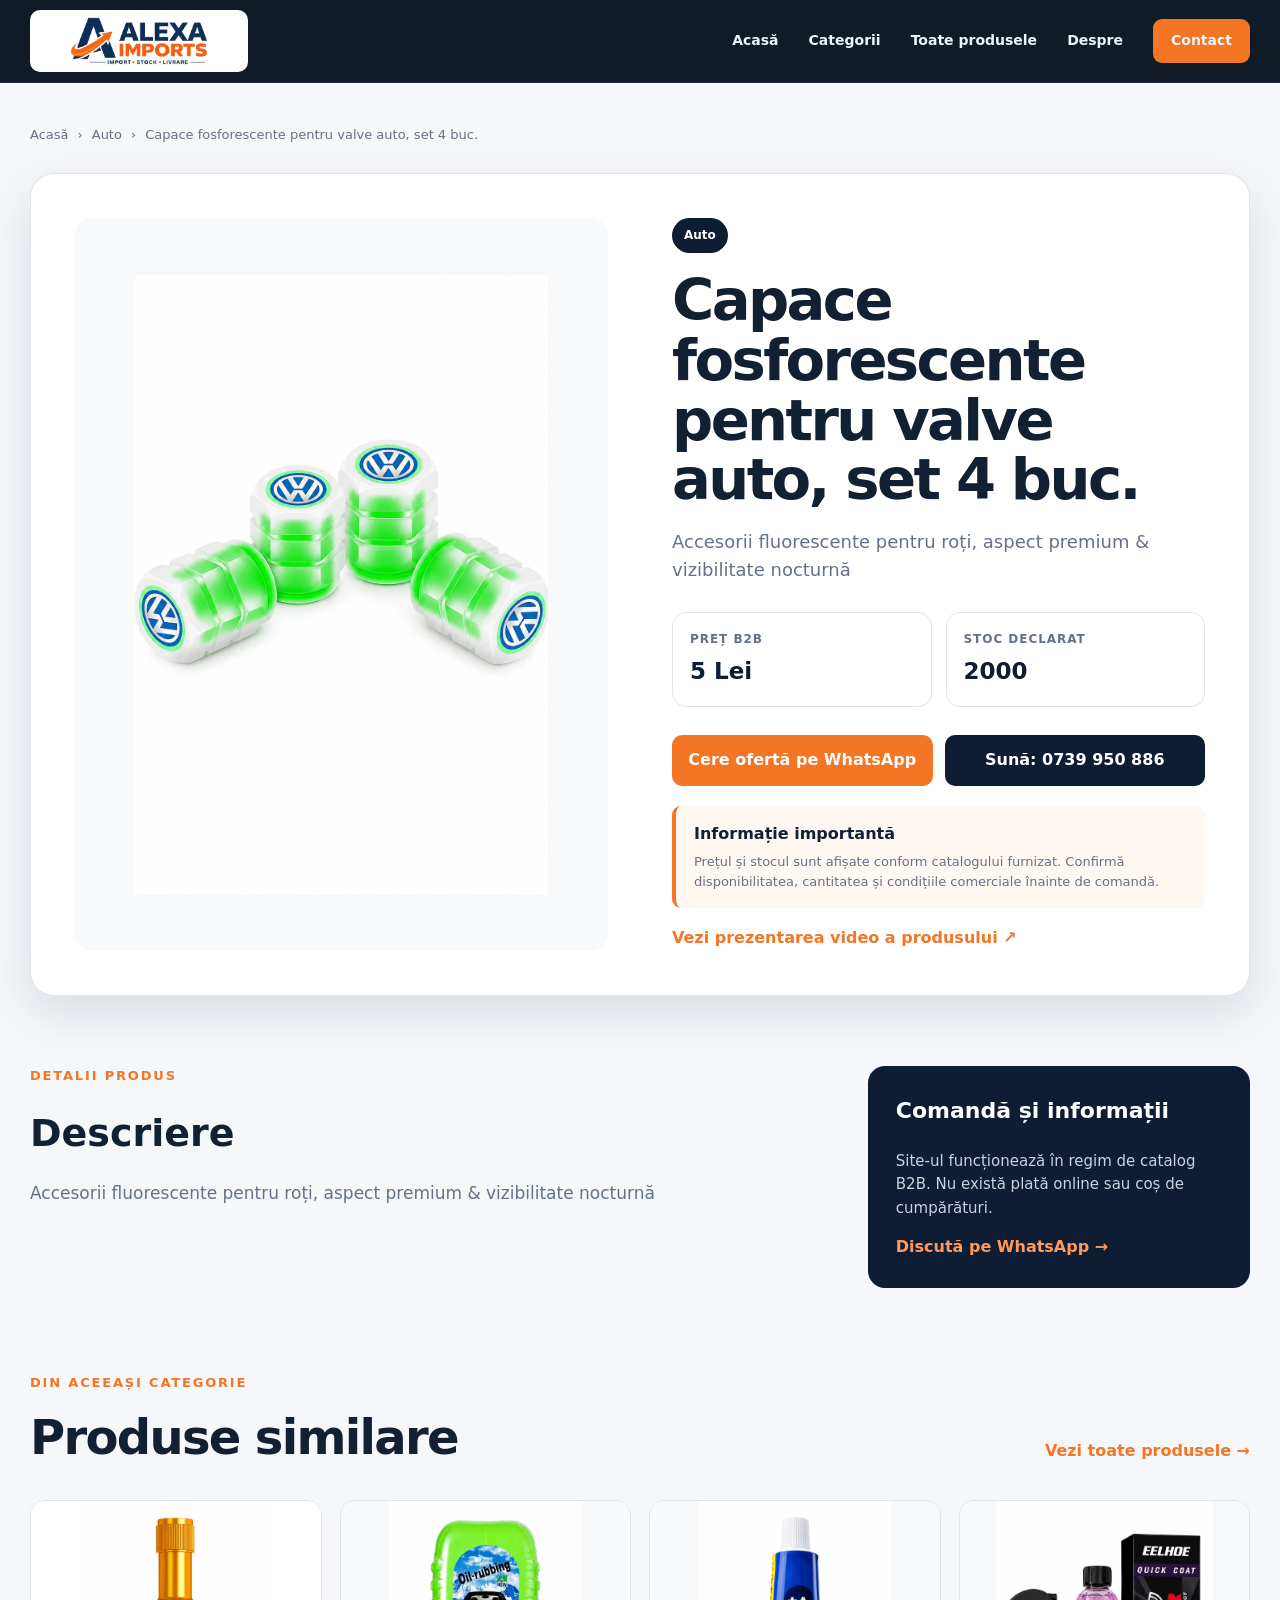
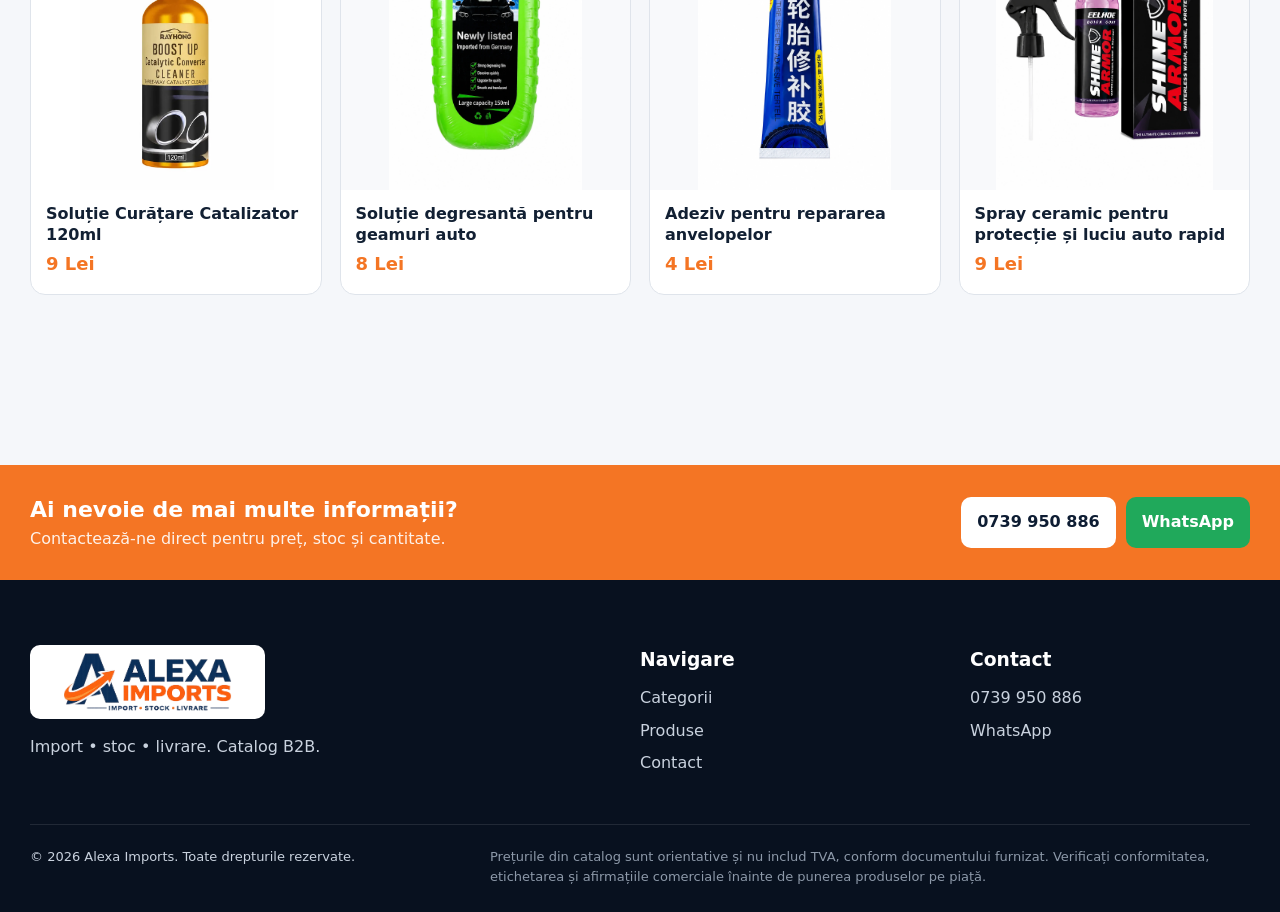
<file: products/capace-fosforescente-pentru-valve-auto-set-4-buc.html>
<!DOCTYPE html>

<html lang="ro">
<head>
<meta charset="utf-8"/>
<meta content="width=device-width, initial-scale=1" name="viewport"/>
<meta content="#0e1d33" name="theme-color"/>
<meta content="Accesorii fluorescente pentru roți, aspect premium &amp; vizibilitate nocturnă" name="description"/>
<title>Capace fosforescente pentru valve auto, set 4 buc. | Alexa Imports</title>
<link href="../assets/images/favicon.png" rel="icon"/>
<link href="../assets/styles.css" rel="stylesheet"/>
</head>
<body>
<header class="site-header">
<div class="container nav-wrap">
<a aria-label="Alexa Imports - Acasă" class="brand" href="../index.html">
<img alt="Alexa Imports" src="../assets/images/logo.webp"/>
<span>Alexa Imports</span>
</a>
<button aria-controls="main-nav" aria-expanded="false" aria-label="Deschide meniul" class="menu-toggle"><span></span><span></span><span></span></button>
<nav aria-label="Navigație principală" class="main-nav" id="main-nav">
<a href="../index.html">Acasă</a><a href="../index.html#categorii">Categorii</a><a href="../index.html#produse">Toate produsele</a><a href="../index.html#despre">Despre</a><a class="nav-contact" href="../index.html#contact">Contact</a>
</nav>
</div>
</header>
<main class="product-page-main">
<div class="container">
<nav aria-label="Breadcrumb" class="breadcrumbs"><a href="../index.html">Acasă</a><span>›</span><a href="../index.html#produse">Auto</a><span>›</span><span>Capace fosforescente pentru valve auto, set 4 buc.</span></nav>
<section class="product-detail">
<div class="product-detail-image"><img alt="Capace fosforescente pentru valve auto, set 4 buc." src="../assets/images/capace-fosforescente-pentru-valve-auto-set-4-buc.webp"/></div>
<div class="product-detail-copy">
<span class="detail-category">Auto</span>
<h1>Capace fosforescente pentru valve auto, set 4 buc.</h1>
<p class="detail-description">Accesorii fluorescente pentru roți, aspect premium &amp; vizibilitate nocturnă</p>
<div class="detail-price-row">
<div><span class="detail-label">Preț B2B</span><strong class="detail-price">5 Lei</strong></div>
<div><span class="detail-label">Stoc declarat</span><strong class="detail-stock">2000</strong></div>
</div>
<div class="detail-actions"><a class="btn btn-primary" href="https://wa.me/40739950886?text=Bun%C4%83%20ziua%2C%20doresc%20detalii%20%C8%99i%20ofert%C4%83%20pentru%20produsul%3A%20Capace%20fosforescente%20pentru%20valve%20auto%2C%20set%204%20buc.." rel="noopener" target="_blank">Cere ofertă pe WhatsApp</a><a class="btn btn-secondary" href="tel:+40739950886">Sună: 0739 950 886</a></div>
<div class="detail-note"><strong>Informație importantă</strong><p>Prețul și stocul sunt afișate conform catalogului furnizat. Confirmă disponibilitatea, cantitatea și condițiile comerciale înainte de comandă.</p></div>
<a class="video-link" href="https://i.imgur.com/Idd8JJE" rel="noopener" target="_blank">Vezi prezentarea video a produsului ↗</a>
</div>
</section>
<section class="product-info-section"><div><p class="eyebrow dark">DETALII PRODUS</p><h2>Descriere</h2><p>Accesorii fluorescente pentru roți, aspect premium &amp; vizibilitate nocturnă</p></div><div class="info-card"><h3>Comandă și informații</h3><p>Site-ul funcționează în regim de catalog B2B. Nu există plată online sau coș de cumpărături.</p><a href="https://wa.me/40739950886?text=Bun%C4%83%20ziua%2C%20doresc%20detalii%20%C8%99i%20ofert%C4%83%20pentru%20produsul%3A%20Capace%20fosforescente%20pentru%20valve%20auto%2C%20set%204%20buc.." rel="noopener" target="_blank">Discută pe WhatsApp →</a></div></section>
<section class="related-section"><div class="section-heading"><div><p class="eyebrow dark">DIN ACEEAȘI CATEGORIE</p><h2>Produse similare</h2></div><a class="text-link" href="../index.html#produse">Vezi toate produsele →</a></div><div class="related-grid"><a class="related-card" href="solutie-curatare-catalizator-120ml.html"><img alt="Soluție Curățare Catalizator 120ml" loading="lazy" src="../assets/images/catalyst-cleaner.webp"/><span>Soluție Curățare Catalizator 120ml</span><strong>9 Lei</strong></a><a class="related-card" href="solutie-degresanta-pentru-geamuri-auto.html"><img alt="Soluție degresantă pentru geamuri auto" loading="lazy" src="../assets/images/solutie-degresanta-pentru-geamuri-auto.webp"/><span>Soluție degresantă pentru geamuri auto</span><strong>8 Lei</strong></a><a class="related-card" href="adeziv-pentru-repararea-anvelopelor.html"><img alt="Adeziv pentru repararea anvelopelor" loading="lazy" src="../assets/images/adeziv-pentru-repararea-anvelopelor.webp"/><span>Adeziv pentru repararea anvelopelor</span><strong>4 Lei</strong></a><a class="related-card" href="spray-ceramic-pentru-protectie-si-luciu-auto-rapid.html"><img alt="Spray ceramic pentru
protecție și luciu auto rapid" loading="lazy" src="../assets/images/spray-ceramic-pentru-protectie-si-luciu-auto-rapid.webp"/><span>Spray ceramic pentru
protecție și luciu auto rapid</span><strong>9 Lei</strong></a></div></section>
</div>
</main>
<section class="product-contact-strip"><div class="container"><div><strong>Ai nevoie de mai multe informații?</strong><span>Contactează-ne direct pentru preț, stoc și cantitate.</span></div><div class="product-contact-actions"><a class="btn btn-light" href="tel:+40739950886">0739 950 886</a><a class="btn btn-whatsapp" href="https://wa.me/40739950886?text=Bun%C4%83%20ziua%2C%20doresc%20detalii%20%C8%99i%20ofert%C4%83%20pentru%20produsul%3A%20Capace%20fosforescente%20pentru%20valve%20auto%2C%20set%204%20buc.." rel="noopener" target="_blank">WhatsApp</a></div></div></section>
<footer class="site-footer"><div class="container footer-grid"><div><a class="brand footer-brand" href="../index.html"><img alt="" src="../assets/images/logo.webp"/><span>Alexa Imports</span></a><p>Import • stoc • livrare. Catalog B2B.</p></div><div><h3>Navigare</h3><a href="../index.html#categorii">Categorii</a><a href="../index.html#produse">Produse</a><a href="../index.html#contact">Contact</a></div><div><h3>Contact</h3><a href="tel:+40739950886">0739 950 886</a><a href="https://wa.me/40739950886?text=Bun%C4%83%20ziua%2C%20doresc%20detalii%20%C8%99i%20ofert%C4%83%20pentru%20produsul%3A%20Capace%20fosforescente%20pentru%20valve%20auto%2C%20set%204%20buc.." rel="noopener" target="_blank">WhatsApp</a></div></div><div class="container footer-bottom"><p>© 2026 Alexa Imports. Toate drepturile rezervate.</p><p class="disclaimer">Prețurile din catalog sunt orientative și nu includ TVA, conform documentului furnizat. Verificați conformitatea, etichetarea și afirmațiile comerciale înainte de punerea produselor pe piață.</p></div></footer>
<script src="../assets/app.js"></script>
</body>
</html>
</file>
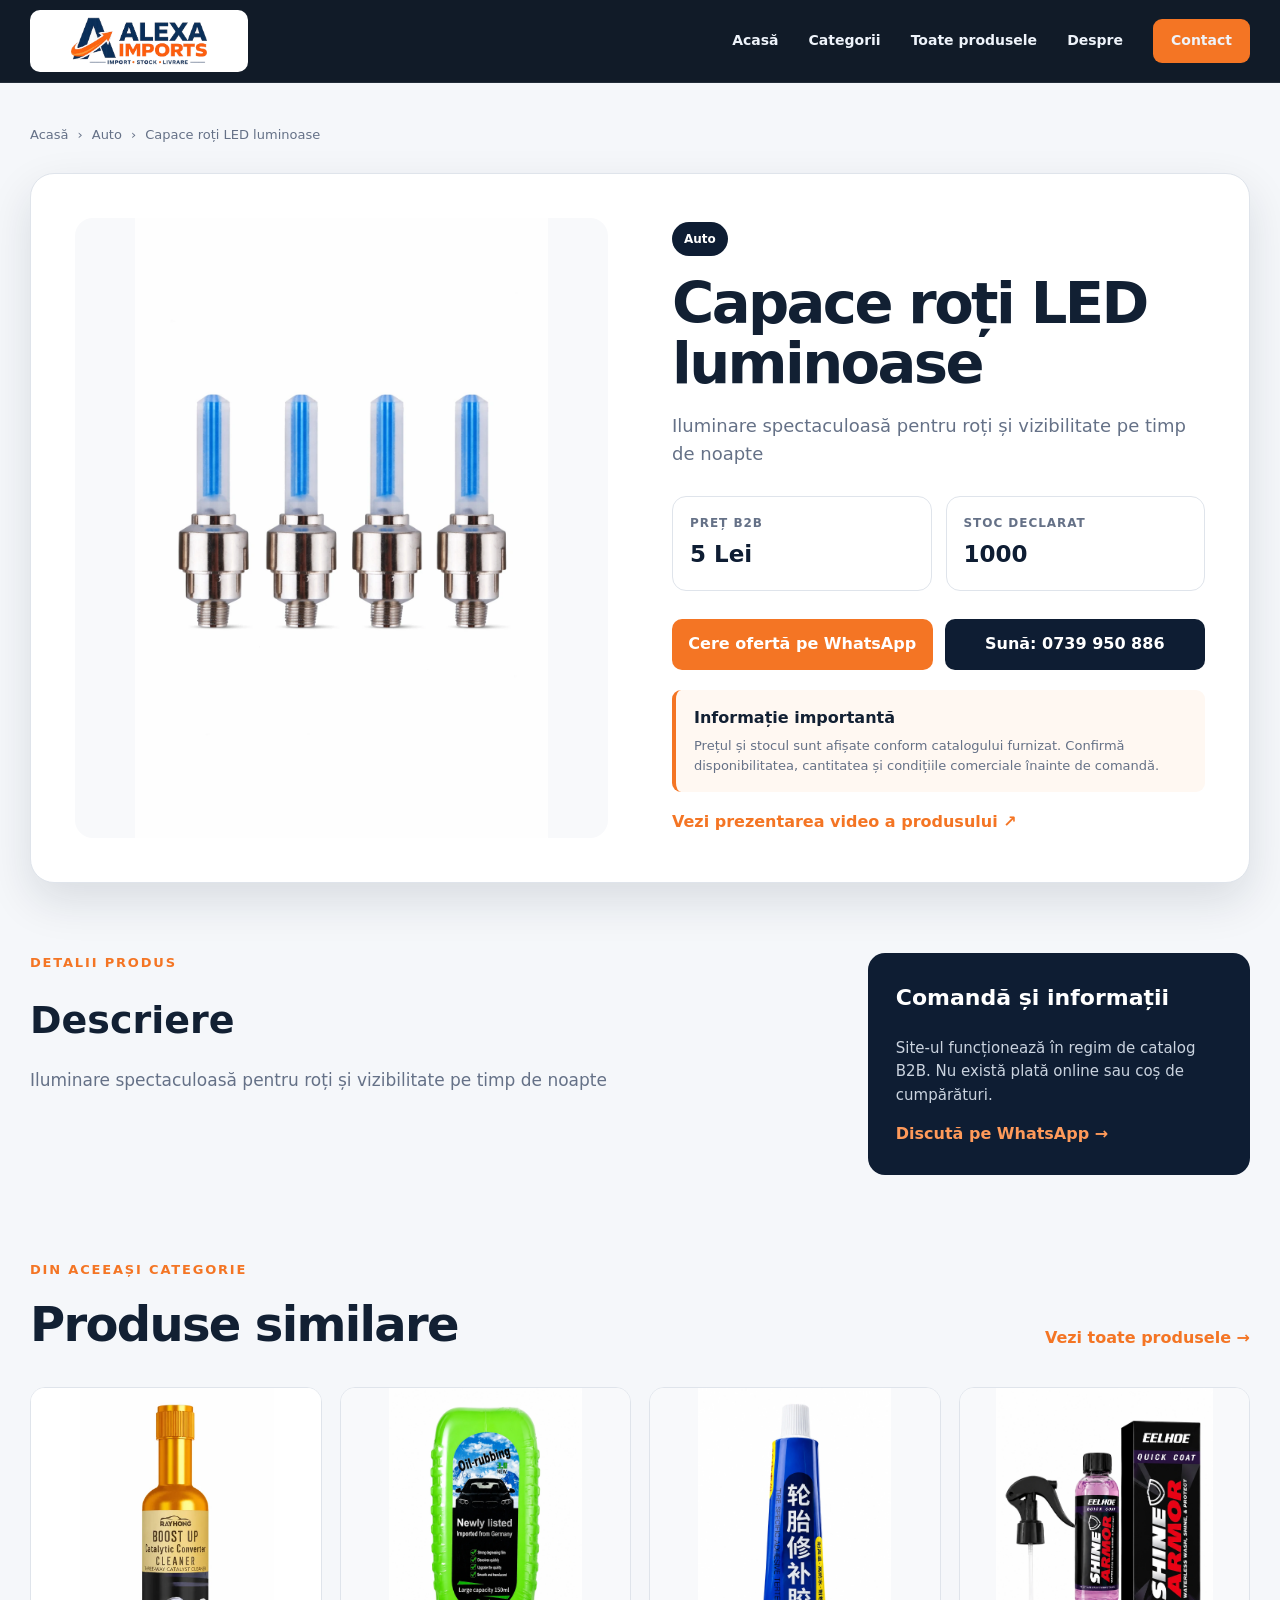
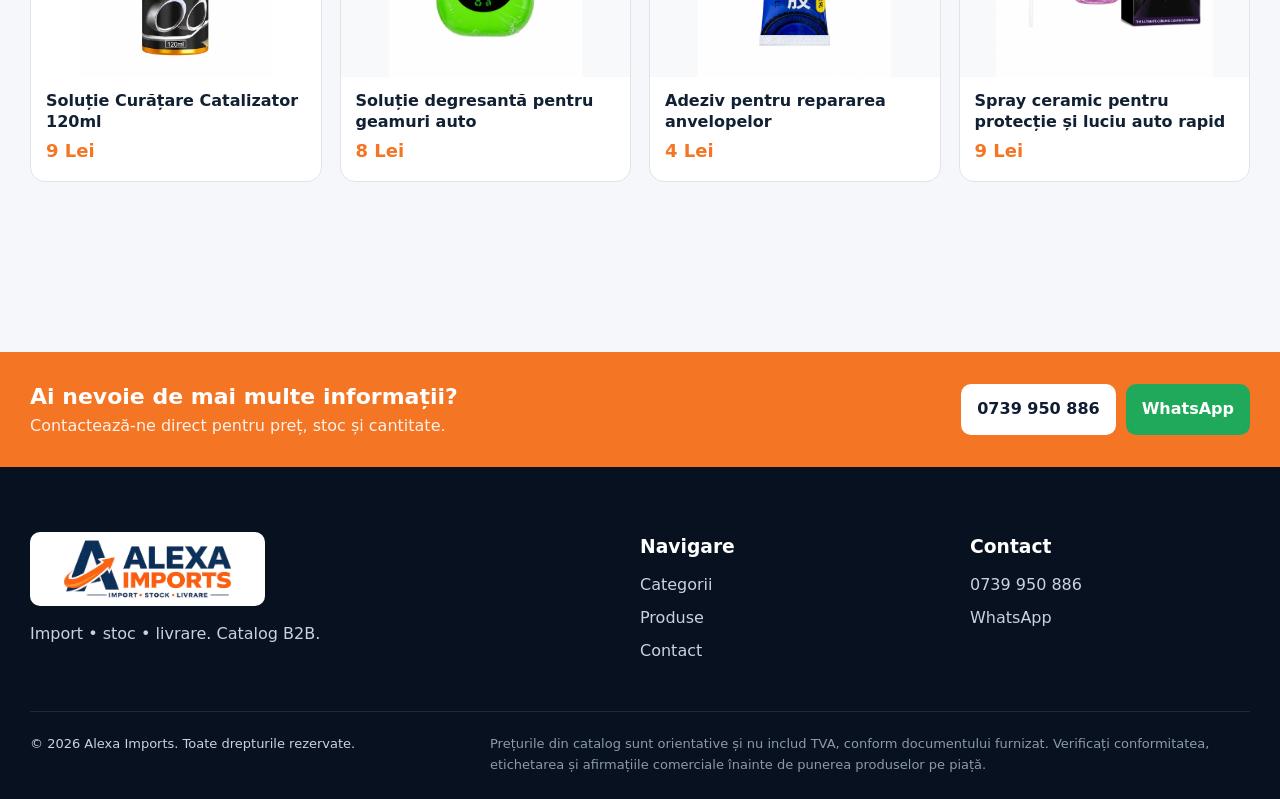
<file: products/capace-roti-led-luminoase.html>
<!DOCTYPE html>

<html lang="ro">
<head>
<meta charset="utf-8"/>
<meta content="width=device-width, initial-scale=1" name="viewport"/>
<meta content="#0e1d33" name="theme-color"/>
<meta content="Iluminare spectaculoasă pentru roți și vizibilitate pe timp de noapte" name="description"/>
<title>Capace roți LED luminoase | Alexa Imports</title>
<link href="../assets/images/favicon.png" rel="icon"/>
<link href="../assets/styles.css" rel="stylesheet"/>
</head>
<body>
<header class="site-header">
<div class="container nav-wrap">
<a aria-label="Alexa Imports - Acasă" class="brand" href="../index.html">
<img alt="Alexa Imports" src="../assets/images/logo.webp"/>
<span>Alexa Imports</span>
</a>
<button aria-controls="main-nav" aria-expanded="false" aria-label="Deschide meniul" class="menu-toggle"><span></span><span></span><span></span></button>
<nav aria-label="Navigație principală" class="main-nav" id="main-nav">
<a href="../index.html">Acasă</a><a href="../index.html#categorii">Categorii</a><a href="../index.html#produse">Toate produsele</a><a href="../index.html#despre">Despre</a><a class="nav-contact" href="../index.html#contact">Contact</a>
</nav>
</div>
</header>
<main class="product-page-main">
<div class="container">
<nav aria-label="Breadcrumb" class="breadcrumbs"><a href="../index.html">Acasă</a><span>›</span><a href="../index.html#produse">Auto</a><span>›</span><span>Capace roți LED luminoase</span></nav>
<section class="product-detail">
<div class="product-detail-image"><img alt="Capace roți LED luminoase" src="../assets/images/capace-roti-led-luminoase.webp"/></div>
<div class="product-detail-copy">
<span class="detail-category">Auto</span>
<h1>Capace roți LED luminoase</h1>
<p class="detail-description">Iluminare spectaculoasă pentru roți și vizibilitate pe timp de noapte</p>
<div class="detail-price-row">
<div><span class="detail-label">Preț B2B</span><strong class="detail-price">5 Lei</strong></div>
<div><span class="detail-label">Stoc declarat</span><strong class="detail-stock">1000</strong></div>
</div>
<div class="detail-actions"><a class="btn btn-primary" href="https://wa.me/40739950886?text=Bun%C4%83%20ziua%2C%20doresc%20detalii%20%C8%99i%20ofert%C4%83%20pentru%20produsul%3A%20Capace%20ro%C8%9Bi%20LED%20luminoase." rel="noopener" target="_blank">Cere ofertă pe WhatsApp</a><a class="btn btn-secondary" href="tel:+40739950886">Sună: 0739 950 886</a></div>
<div class="detail-note"><strong>Informație importantă</strong><p>Prețul și stocul sunt afișate conform catalogului furnizat. Confirmă disponibilitatea, cantitatea și condițiile comerciale înainte de comandă.</p></div>
<a class="video-link" href="https://i.imgur.com/UHa1b0W" rel="noopener" target="_blank">Vezi prezentarea video a produsului ↗</a>
</div>
</section>
<section class="product-info-section"><div><p class="eyebrow dark">DETALII PRODUS</p><h2>Descriere</h2><p>Iluminare spectaculoasă pentru roți și vizibilitate pe timp de noapte</p></div><div class="info-card"><h3>Comandă și informații</h3><p>Site-ul funcționează în regim de catalog B2B. Nu există plată online sau coș de cumpărături.</p><a href="https://wa.me/40739950886?text=Bun%C4%83%20ziua%2C%20doresc%20detalii%20%C8%99i%20ofert%C4%83%20pentru%20produsul%3A%20Capace%20ro%C8%9Bi%20LED%20luminoase." rel="noopener" target="_blank">Discută pe WhatsApp →</a></div></section>
<section class="related-section"><div class="section-heading"><div><p class="eyebrow dark">DIN ACEEAȘI CATEGORIE</p><h2>Produse similare</h2></div><a class="text-link" href="../index.html#produse">Vezi toate produsele →</a></div><div class="related-grid"><a class="related-card" href="solutie-curatare-catalizator-120ml.html"><img alt="Soluție Curățare Catalizator 120ml" loading="lazy" src="../assets/images/catalyst-cleaner.webp"/><span>Soluție Curățare Catalizator 120ml</span><strong>9 Lei</strong></a><a class="related-card" href="solutie-degresanta-pentru-geamuri-auto.html"><img alt="Soluție degresantă pentru geamuri auto" loading="lazy" src="../assets/images/solutie-degresanta-pentru-geamuri-auto.webp"/><span>Soluție degresantă pentru geamuri auto</span><strong>8 Lei</strong></a><a class="related-card" href="adeziv-pentru-repararea-anvelopelor.html"><img alt="Adeziv pentru repararea anvelopelor" loading="lazy" src="../assets/images/adeziv-pentru-repararea-anvelopelor.webp"/><span>Adeziv pentru repararea anvelopelor</span><strong>4 Lei</strong></a><a class="related-card" href="spray-ceramic-pentru-protectie-si-luciu-auto-rapid.html"><img alt="Spray ceramic pentru
protecție și luciu auto rapid" loading="lazy" src="../assets/images/spray-ceramic-pentru-protectie-si-luciu-auto-rapid.webp"/><span>Spray ceramic pentru
protecție și luciu auto rapid</span><strong>9 Lei</strong></a></div></section>
</div>
</main>
<section class="product-contact-strip"><div class="container"><div><strong>Ai nevoie de mai multe informații?</strong><span>Contactează-ne direct pentru preț, stoc și cantitate.</span></div><div class="product-contact-actions"><a class="btn btn-light" href="tel:+40739950886">0739 950 886</a><a class="btn btn-whatsapp" href="https://wa.me/40739950886?text=Bun%C4%83%20ziua%2C%20doresc%20detalii%20%C8%99i%20ofert%C4%83%20pentru%20produsul%3A%20Capace%20ro%C8%9Bi%20LED%20luminoase." rel="noopener" target="_blank">WhatsApp</a></div></div></section>
<footer class="site-footer"><div class="container footer-grid"><div><a class="brand footer-brand" href="../index.html"><img alt="" src="../assets/images/logo.webp"/><span>Alexa Imports</span></a><p>Import • stoc • livrare. Catalog B2B.</p></div><div><h3>Navigare</h3><a href="../index.html#categorii">Categorii</a><a href="../index.html#produse">Produse</a><a href="../index.html#contact">Contact</a></div><div><h3>Contact</h3><a href="tel:+40739950886">0739 950 886</a><a href="https://wa.me/40739950886?text=Bun%C4%83%20ziua%2C%20doresc%20detalii%20%C8%99i%20ofert%C4%83%20pentru%20produsul%3A%20Capace%20ro%C8%9Bi%20LED%20luminoase." rel="noopener" target="_blank">WhatsApp</a></div></div><div class="container footer-bottom"><p>© 2026 Alexa Imports. Toate drepturile rezervate.</p><p class="disclaimer">Prețurile din catalog sunt orientative și nu includ TVA, conform documentului furnizat. Verificați conformitatea, etichetarea și afirmațiile comerciale înainte de punerea produselor pe piață.</p></div></footer>
<script src="../assets/app.js"></script>
</body>
</html>
</file>
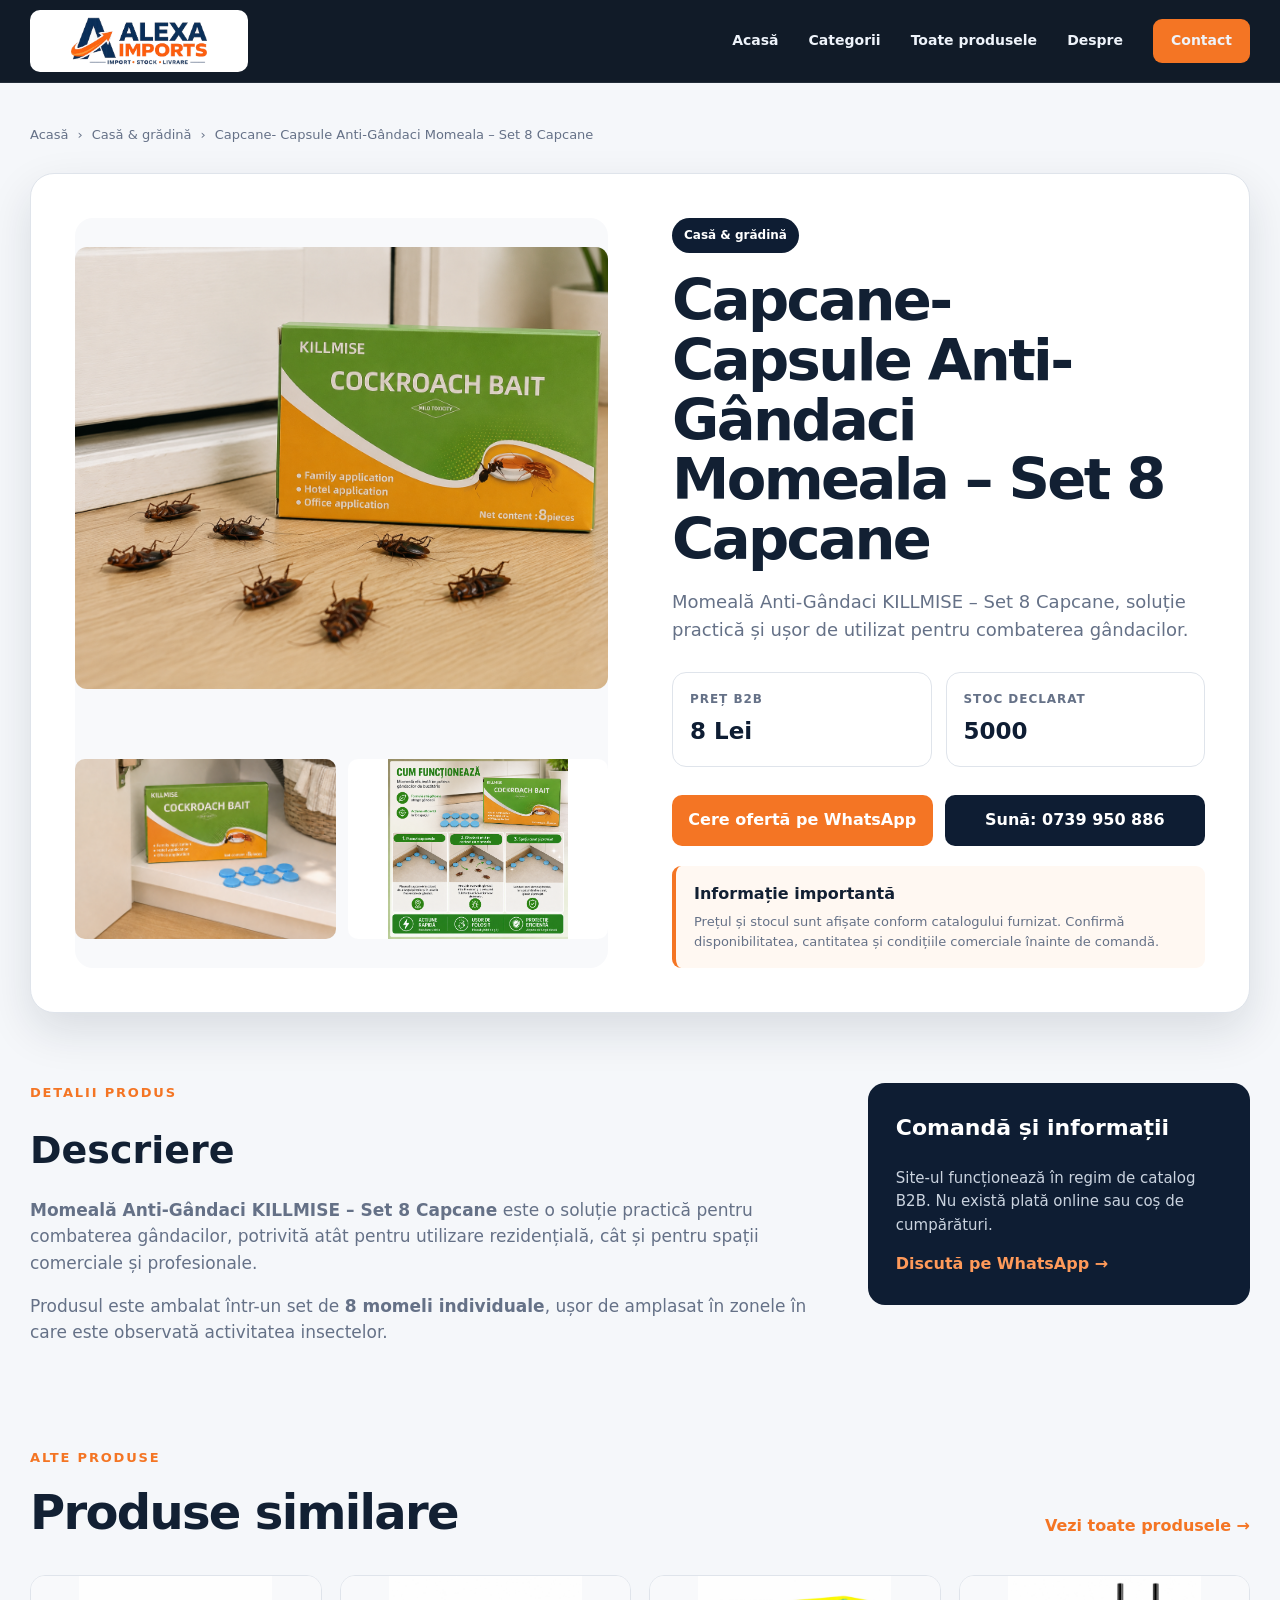
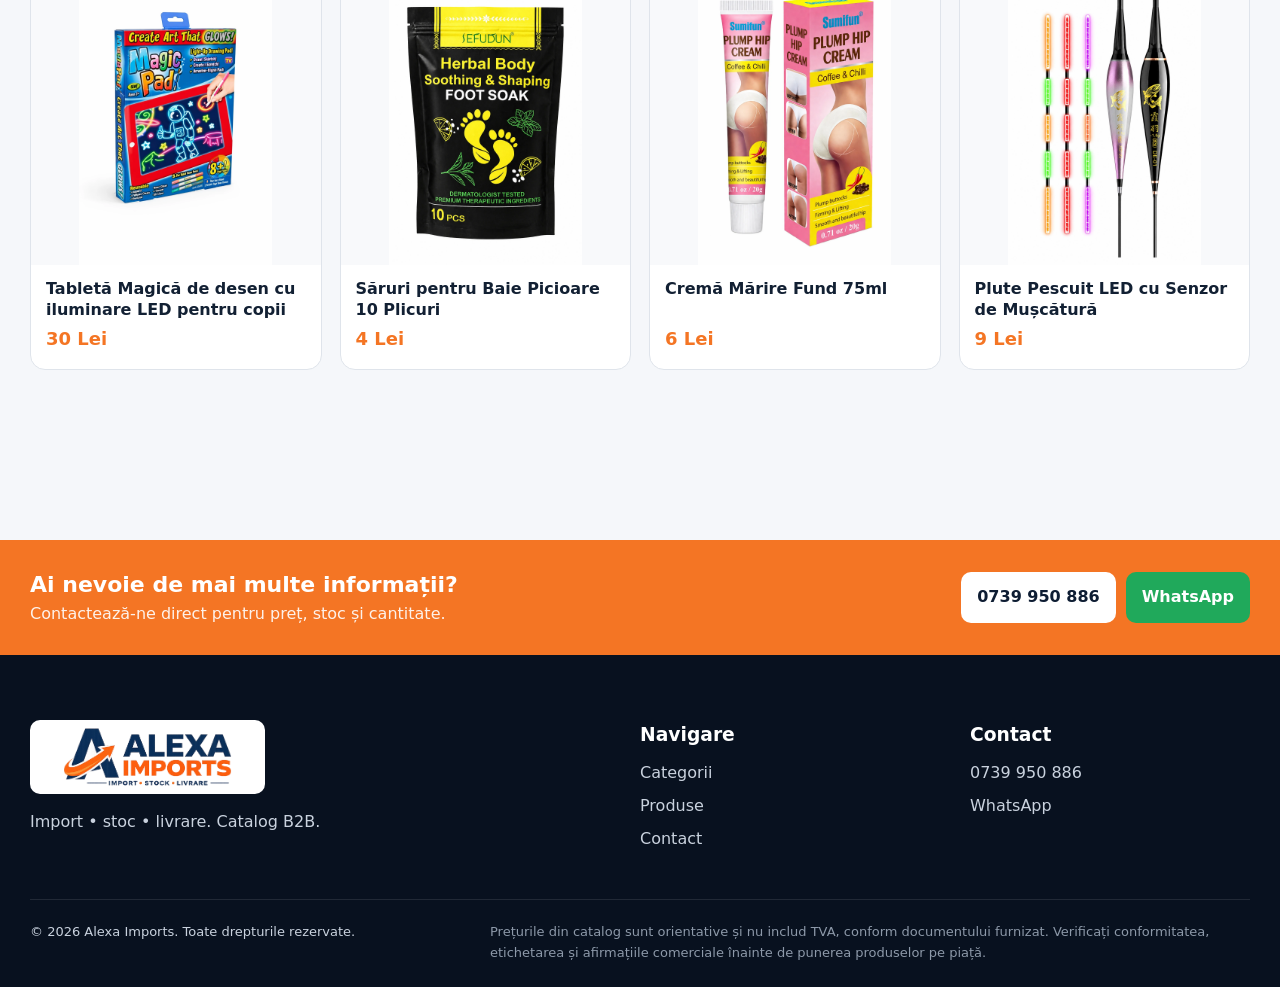
<file: products/capcane-capsule-anti-gandaci-momeala-set-8-capcane.html>
<!DOCTYPE html>

<html lang="ro">
<head>
<meta charset="utf-8"/>
<meta content="width=device-width, initial-scale=1" name="viewport"/>
<meta content="#0e1d33" name="theme-color"/>
<meta
  content="Momeală Anti-Gândaci KILLMISE – Set 8 Capcane, soluție practică pentru combaterea gândacilor."
  name="description"
/>

<title>Capcane- Capsule Anti-Gândaci Momeala – Set 8 Capcane | Alexa Imports</title>

<link href="../assets/images/favicon.png" rel="icon"/>
<link href="../assets/styles.css" rel="stylesheet"/>
</head>

<body>

<header class="site-header">
<div class="container nav-wrap">

<a aria-label="Alexa Imports - Acasă" class="brand" href="../index.html">
<img alt="Alexa Imports" src="../assets/images/logo.webp"/>
<span>Alexa Imports</span>
</a>

<button
  aria-controls="main-nav"
  aria-expanded="false"
  aria-label="Deschide meniul"
  class="menu-toggle"
>
<span></span>
<span></span>
<span></span>
</button>

<nav aria-label="Navigație principală" class="main-nav" id="main-nav">
<a href="../index.html">Acasă</a>
<a href="../index.html#categorii">Categorii</a>
<a href="../index.html#produse">Toate produsele</a>
<a href="../index.html#despre">Despre</a>
<a class="nav-contact" href="../index.html#contact">Contact</a>
</nav>

</div>
</header>


<main class="product-page-main">

<div class="container">

<nav aria-label="Breadcrumb" class="breadcrumbs">
<a href="../index.html">Acasă</a>
<span>›</span>
<a href="../index.html#produse">Casă &amp; grădină</a>
<span>›</span>
<span>Capcane- Capsule Anti-Gândaci Momeala – Set 8 Capcane</span>
</nav>


<section class="product-detail">

<div class="product-detail-image">

  <!-- Imagine principală -->
  <img
    alt="Capcane Capsule Anti-Gândaci KILLMISE – Set 8 Capcane"
    src="../assets/images/ChatGPT Image 25 aug. 2026, 11_49_53.png"
    style="
      width:100%;
      height:auto;
      display:block;
      border-radius:12px;
    "
  />

  <!-- Galerie imagini -->
  <div
    style="
      display:grid;
      grid-template-columns:repeat(2, minmax(0, 1fr));
      gap:12px;
      margin-top:12px;
      width:100%;
    "
  >

    <img
      alt="Capcane anti-gândaci KILLMISE în dulap"
      src="../assets/images/ChatGPT Image 25 aug. 2026, 11_46_49.png"
      loading="lazy"
      style="
        width:100%;
        height:180px;
        object-fit:cover;
        border-radius:10px;
        cursor:pointer;
        display:block;
      "
    />

    <img
  alt="Cum funcționează capcanele anti-gândaci KILLMISE"
  src="../assets/images/ChatGPT Image 25 aug. 2026, 11_59_24.png"
  loading="lazy"
  style="
    width:100%;
    height:180px;
    object-fit:contain;
    object-position:center;
    background:#ffffff;
    border-radius:10px;
    cursor:pointer;
    display:block;
  "
/>

  </div>

</div>


<div class="product-detail-copy">

<span class="detail-category">Casă &amp; grădină</span>

<h1>Capcane- Capsule Anti-Gândaci Momeala – Set 8 Capcane</h1>

<p class="detail-description">
Momeală Anti-Gândaci KILLMISE – Set 8 Capcane, soluție practică și ușor de utilizat pentru combaterea gândacilor.
</p>


<div class="detail-price-row">

<div>
<span class="detail-label">Preț B2B</span>
<strong class="detail-price">8 Lei</strong>
</div>

<div>
<span class="detail-label">Stoc declarat</span>
<strong class="detail-stock">5000</strong>
</div>

</div>


<div class="detail-actions">

<a
  class="btn btn-primary"
  href="https://wa.me/40739950886?text=Bun%C4%83%20ziua%2C%20doresc%20detalii%20%C8%99i%20ofert%C4%83%20pentru%20produsul%3A%20Capcane%20Capsule%20Anti-G%C3%A2ndaci%20Momeala%20%E2%80%93%20Set%208%20Capcane."
  rel="noopener"
  target="_blank"
>
Cere ofertă pe WhatsApp
</a>

<a class="btn btn-secondary" href="tel:+40739950886">
Sună: 0739 950 886
</a>

</div>


<div class="detail-note">

<strong>Informație importantă</strong>

<p>
Prețul și stocul sunt afișate conform catalogului furnizat.
Confirmă disponibilitatea, cantitatea și condițiile comerciale înainte de comandă.
</p>

</div>

</div>

</section>



<section class="product-info-section">

<div>

<p class="eyebrow dark">DETALII PRODUS</p>

<h2>Descriere</h2>

<p>
<strong>Momeală Anti-Gândaci KILLMISE – Set 8 Capcane</strong>
este o soluție practică pentru combaterea gândacilor, potrivită atât pentru utilizare rezidențială, cât și pentru spații comerciale și profesionale.
</p>

<p>
Produsul este ambalat într-un set de
<strong>8 momeli individuale</strong>,
ușor de amplasat în zonele în care este observată activitatea insectelor.
</p>

</div>


<div class="info-card">

<h3>Comandă și informații</h3>

<p>
Site-ul funcționează în regim de catalog B2B.
Nu există plată online sau coș de cumpărături.
</p>

<a
  href="https://wa.me/40739950886?text=Bun%C4%83%20ziua%2C%20doresc%20detalii%20%C8%99i%20ofert%C4%83%20pentru%20produsul%3A%20Capcane%20Capsule%20Anti-G%C3%A2ndaci%20Momeala%20%E2%80%93%20Set%208%20Capcane."
  rel="noopener"
  target="_blank"
>
Discută pe WhatsApp →
</a>

</div>

</section>



<section class="related-section">

<div class="section-heading">

<div>
<p class="eyebrow dark">ALTE PRODUSE</p>
<h2>Produse similare</h2>
</div>

<a class="text-link" href="../index.html#produse">
Vezi toate produsele →
</a>

</div>


<div class="related-grid">

<a
  class="related-card"
  href="tableta-magica-de-desen-cu-iluminare-led-pentru-copii.html"
>
<img
  alt="Tabletă Magică de desen cu iluminare LED pentru copii"
  loading="lazy"
  src="../assets/images/tableta-magica-de-desen-cu-iluminare-led-pentru-copii.webp"
/>
<span>Tabletă Magică de desen cu iluminare LED pentru copii</span>
<strong>30 Lei</strong>
</a>


<a
  class="related-card"
  href="saruri-pentru-baie-picioare-10-plicuri.html"
>
<img
  alt="Săruri pentru Baie Picioare 10 Plicuri"
  loading="lazy"
  src="../assets/images/saruri-pentru-baie-picioare-10-plicuri.webp"
/>
<span>Săruri pentru Baie Picioare 10 Plicuri</span>
<strong>4 Lei</strong>
</a>


<a
  class="related-card"
  href="crema-marire-fund-75ml.html"
>
<img
  alt="Cremă Mărire Fund 75ml"
  loading="lazy"
  src="../assets/images/crema-marire-fund-75ml.webp"
/>
<span>Cremă Mărire Fund 75ml</span>
<strong>6 Lei</strong>
</a>


<a
  class="related-card"
  href="plute-pescuit-led-cu-senzor-de-muscatura.html"
>
<img
  alt="Plute Pescuit LED cu Senzor de Mușcătură"
  loading="lazy"
  src="../assets/images/plute-pescuit-led-cu-senzor-de-muscatura.webp"
/>
<span>Plute Pescuit LED cu Senzor de Mușcătură</span>
<strong>9 Lei</strong>
</a>

</div>

</section>

</div>

</main>



<section class="product-contact-strip">

<div class="container">

<div>
<strong>Ai nevoie de mai multe informații?</strong>
<span>Contactează-ne direct pentru preț, stoc și cantitate.</span>
</div>


<div class="product-contact-actions">

<a class="btn btn-light" href="tel:+40739950886">
0739 950 886
</a>

<a
  class="btn btn-whatsapp"
  href="https://wa.me/40739950886?text=Bun%C4%83%20ziua%2C%20doresc%20detalii%20%C8%99i%20ofert%C4%83%20pentru%20produsul%3A%20Capcane%20Capsule%20Anti-G%C3%A2ndaci%20Momeala%20%E2%80%93%20Set%208%20Capcane."
  rel="noopener"
  target="_blank"
>
WhatsApp
</a>

</div>

</div>

</section>



<footer class="site-footer">

<div class="container footer-grid">

<div>

<a class="brand footer-brand" href="../index.html">
<img alt="" src="../assets/images/logo.webp"/>
<span>Alexa Imports</span>
</a>

<p>Import • stoc • livrare. Catalog B2B.</p>

</div>


<div>

<h3>Navigare</h3>

<a href="../index.html#categorii">Categorii</a>
<a href="../index.html#produse">Produse</a>
<a href="../index.html#contact">Contact</a>

</div>


<div>

<h3>Contact</h3>

<a href="tel:+40739950886">
0739 950 886
</a>

<a
  href="https://wa.me/40739950886?text=Bun%C4%83%20ziua%2C%20doresc%20detalii%20%C8%99i%20ofert%C4%83%20pentru%20produsul%3A%20Capcane%20Capsule%20Anti-G%C3%A2ndaci%20Momeala%20%E2%80%93%20Set%208%20Capcane."
  rel="noopener"
  target="_blank"
>
WhatsApp
</a>

</div>

</div>


<div class="container footer-bottom">

<p>© 2026 Alexa Imports. Toate drepturile rezervate.</p>

<p class="disclaimer">
Prețurile din catalog sunt orientative și nu includ TVA, conform documentului furnizat.
Verificați conformitatea, etichetarea și afirmațiile comerciale înainte de punerea produselor pe piață.
</p>

</div>

</footer>


<script src="../assets/app.js"></script>

</body>
</html>
</file>
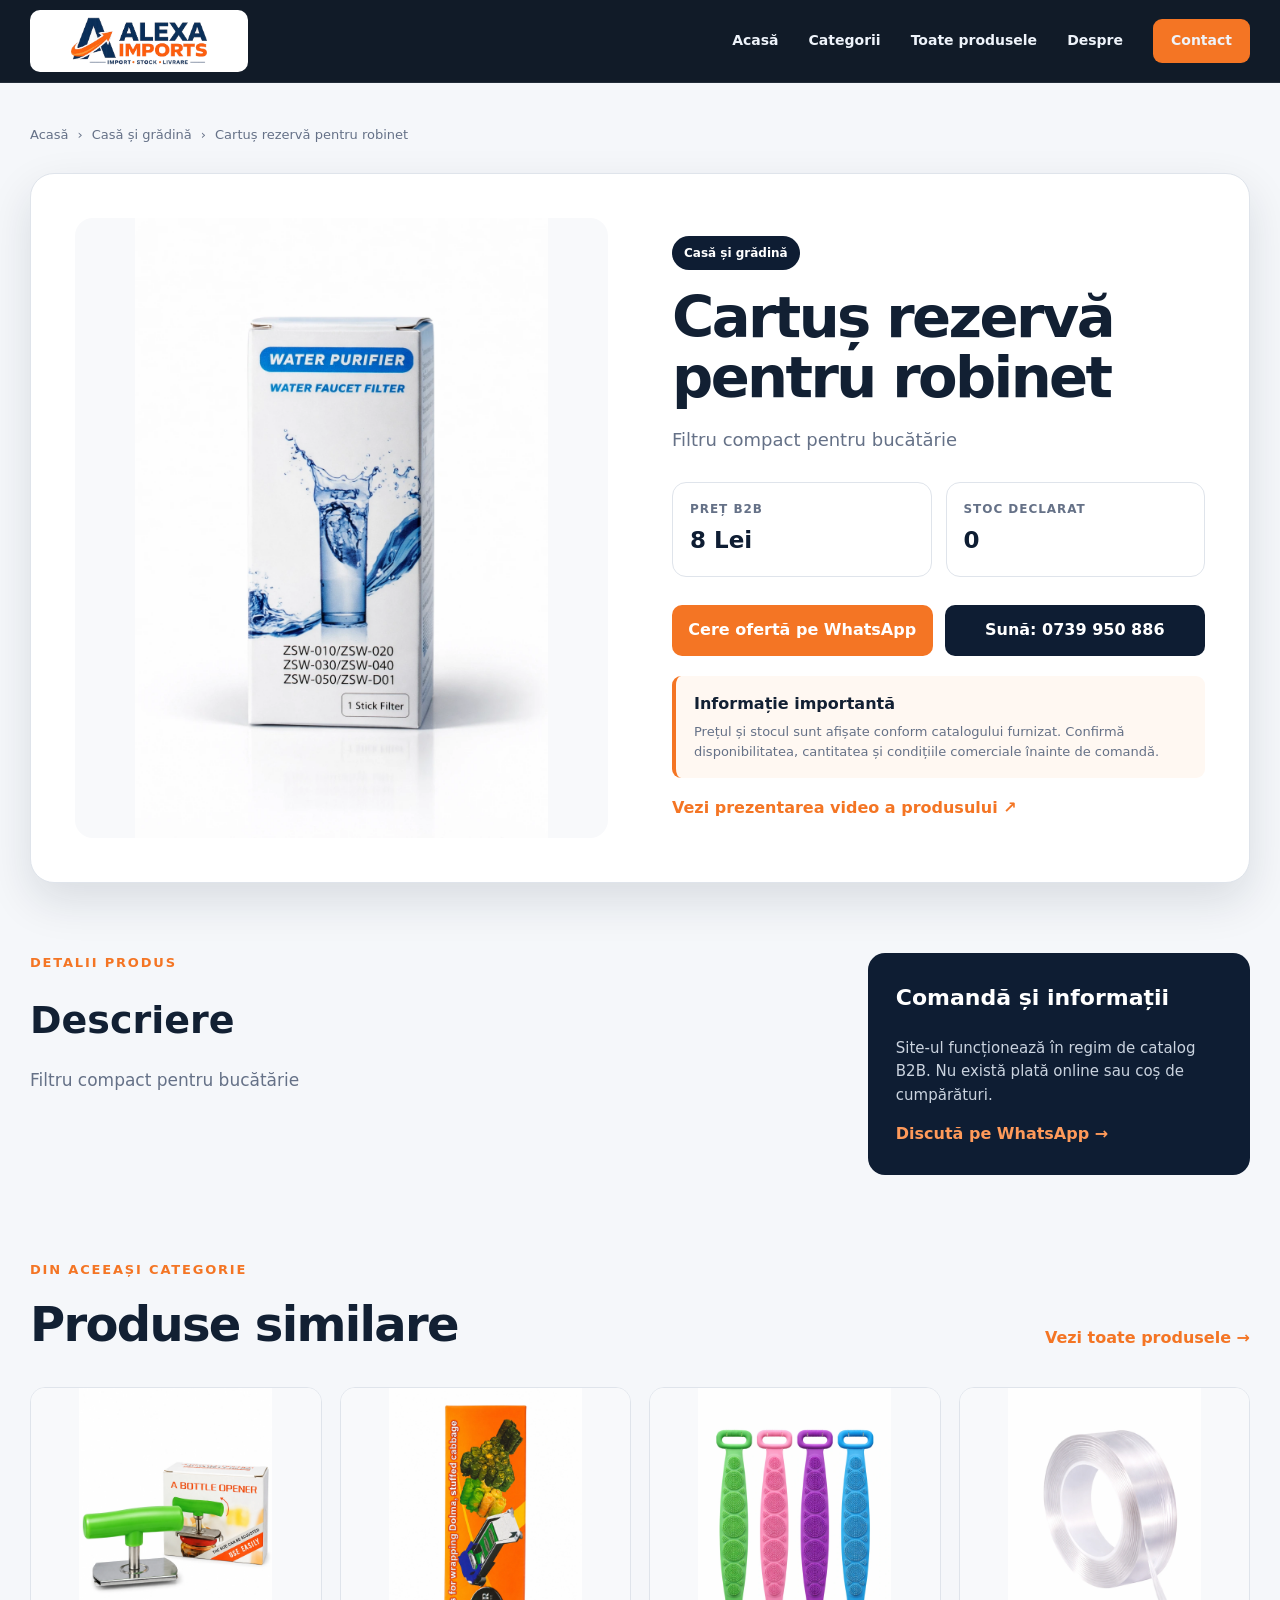
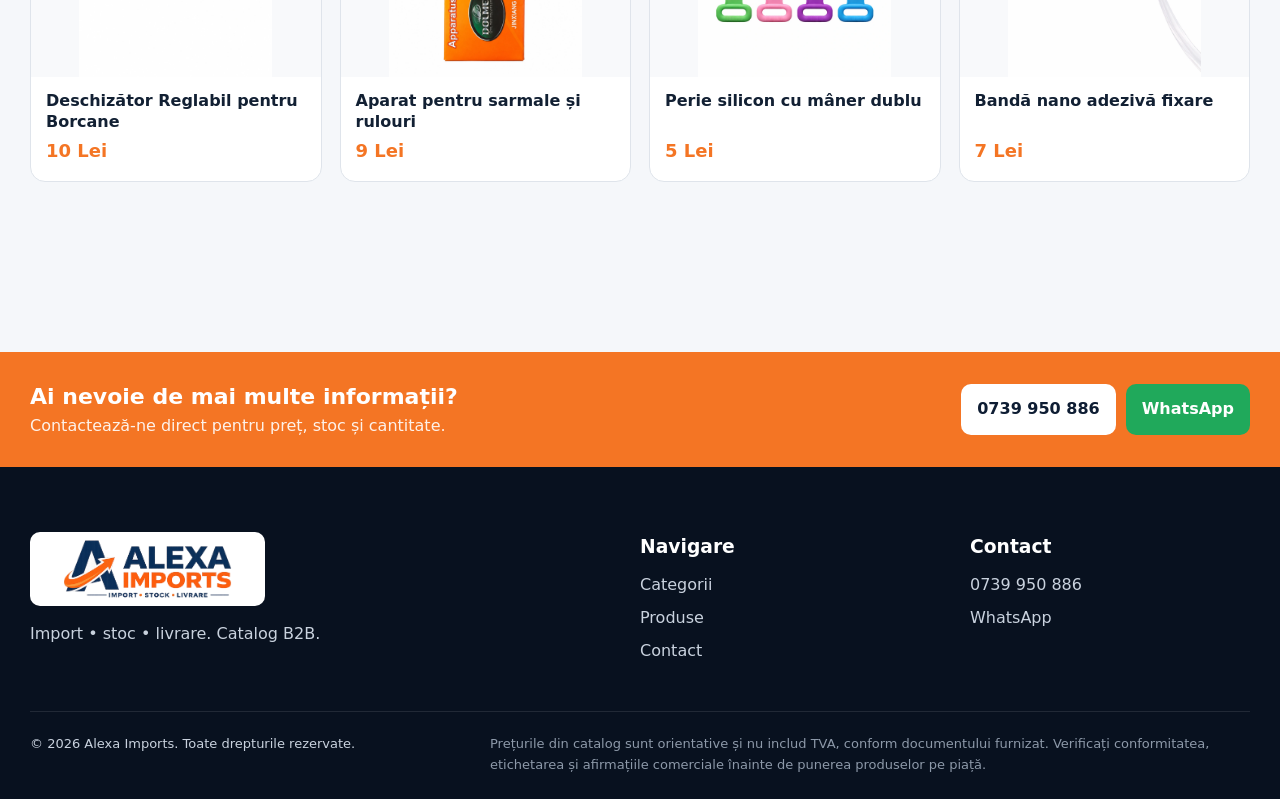
<file: products/cartus-rezerva-pentru-robinet.html>
<!DOCTYPE html>

<html lang="ro">
<head>
<meta charset="utf-8"/>
<meta content="width=device-width, initial-scale=1" name="viewport"/>
<meta content="#0e1d33" name="theme-color"/>
<meta content="Filtru compact pentru bucătărie" name="description"/>
<title>Cartuș rezervă pentru robinet | Alexa Imports</title>
<link href="../assets/images/favicon.png" rel="icon"/>
<link href="../assets/styles.css" rel="stylesheet"/>
</head>
<body>
<header class="site-header">
<div class="container nav-wrap">
<a aria-label="Alexa Imports - Acasă" class="brand" href="../index.html">
<img alt="Alexa Imports" src="../assets/images/logo.webp"/>
<span>Alexa Imports</span>
</a>
<button aria-controls="main-nav" aria-expanded="false" aria-label="Deschide meniul" class="menu-toggle"><span></span><span></span><span></span></button>
<nav aria-label="Navigație principală" class="main-nav" id="main-nav">
<a href="../index.html">Acasă</a><a href="../index.html#categorii">Categorii</a><a href="../index.html#produse">Toate produsele</a><a href="../index.html#despre">Despre</a><a class="nav-contact" href="../index.html#contact">Contact</a>
</nav>
</div>
</header>
<main class="product-page-main">
<div class="container">
<nav aria-label="Breadcrumb" class="breadcrumbs"><a href="../index.html">Acasă</a><span>›</span><a href="../index.html#produse">Casă și grădină</a><span>›</span><span>Cartuș rezervă pentru robinet</span></nav>
<section class="product-detail">
<div class="product-detail-image"><img alt="Cartuș rezervă pentru robinet" src="../assets/images/cartus-rezerva-pentru-robinet.webp"/></div>
<div class="product-detail-copy">
<span class="detail-category">Casă și grădină</span>
<h1>Cartuș rezervă pentru robinet</h1>
<p class="detail-description">Filtru compact pentru bucătărie</p>
<div class="detail-price-row">
<div><span class="detail-label">Preț B2B</span><strong class="detail-price">8 Lei</strong></div>
<div><span class="detail-label">Stoc declarat</span><strong class="detail-stock">0</strong></div>
</div>
<div class="detail-actions"><a class="btn btn-primary" href="https://wa.me/40739950886?text=Bun%C4%83%20ziua%2C%20doresc%20detalii%20%C8%99i%20ofert%C4%83%20pentru%20produsul%3A%20Cartu%C8%99%20rezerv%C4%83%20pentru%20robinet." rel="noopener" target="_blank">Cere ofertă pe WhatsApp</a><a class="btn btn-secondary" href="tel:+40739950886">Sună: 0739 950 886</a></div>
<div class="detail-note"><strong>Informație importantă</strong><p>Prețul și stocul sunt afișate conform catalogului furnizat. Confirmă disponibilitatea, cantitatea și condițiile comerciale înainte de comandă.</p></div>
<a class="video-link" href="https://i.imgur.com/JAuOr7i" rel="noopener" target="_blank">Vezi prezentarea video a produsului ↗</a>
</div>
</section>
<section class="product-info-section"><div><p class="eyebrow dark">DETALII PRODUS</p><h2>Descriere</h2><p>Filtru compact pentru bucătărie</p></div><div class="info-card"><h3>Comandă și informații</h3><p>Site-ul funcționează în regim de catalog B2B. Nu există plată online sau coș de cumpărături.</p><a href="https://wa.me/40739950886?text=Bun%C4%83%20ziua%2C%20doresc%20detalii%20%C8%99i%20ofert%C4%83%20pentru%20produsul%3A%20Cartu%C8%99%20rezerv%C4%83%20pentru%20robinet." rel="noopener" target="_blank">Discută pe WhatsApp →</a></div></section>
<section class="related-section"><div class="section-heading"><div><p class="eyebrow dark">DIN ACEEAȘI CATEGORIE</p><h2>Produse similare</h2></div><a class="text-link" href="../index.html#produse">Vezi toate produsele →</a></div><div class="related-grid"><a class="related-card" href="deschizator-reglabil-pentru-borcane.html"><img alt="Deschizător Reglabil pentru Borcane" loading="lazy" src="../assets/images/deschizator-reglabil-pentru-borcane.webp"/><span>Deschizător Reglabil pentru Borcane</span><strong>10 Lei</strong></a><a class="related-card" href="aparat-pentru-sarmale-si-rulouri.html"><img alt="Aparat pentru sarmale și rulouri" loading="lazy" src="../assets/images/aparat-pentru-sarmale-si-rulouri.webp"/><span>Aparat pentru sarmale și rulouri</span><strong>9 Lei</strong></a><a class="related-card" href="perie-silicon-cu-maner-dublu.html"><img alt="Perie silicon cu mâner dublu" loading="lazy" src="../assets/images/perie-silicon-cu-maner-dublu.webp"/><span>Perie silicon cu mâner dublu</span><strong>5 Lei</strong></a><a class="related-card" href="banda-nano-adeziva-fixare.html"><img alt="Bandă nano adezivă fixare" loading="lazy" src="../assets/images/banda-nano-adeziva-fixare.webp"/><span>Bandă nano adezivă fixare</span><strong>7 Lei</strong></a></div></section>
</div>
</main>
<section class="product-contact-strip"><div class="container"><div><strong>Ai nevoie de mai multe informații?</strong><span>Contactează-ne direct pentru preț, stoc și cantitate.</span></div><div class="product-contact-actions"><a class="btn btn-light" href="tel:+40739950886">0739 950 886</a><a class="btn btn-whatsapp" href="https://wa.me/40739950886?text=Bun%C4%83%20ziua%2C%20doresc%20detalii%20%C8%99i%20ofert%C4%83%20pentru%20produsul%3A%20Cartu%C8%99%20rezerv%C4%83%20pentru%20robinet." rel="noopener" target="_blank">WhatsApp</a></div></div></section>
<footer class="site-footer"><div class="container footer-grid"><div><a class="brand footer-brand" href="../index.html"><img alt="" src="../assets/images/logo.webp"/><span>Alexa Imports</span></a><p>Import • stoc • livrare. Catalog B2B.</p></div><div><h3>Navigare</h3><a href="../index.html#categorii">Categorii</a><a href="../index.html#produse">Produse</a><a href="../index.html#contact">Contact</a></div><div><h3>Contact</h3><a href="tel:+40739950886">0739 950 886</a><a href="https://wa.me/40739950886?text=Bun%C4%83%20ziua%2C%20doresc%20detalii%20%C8%99i%20ofert%C4%83%20pentru%20produsul%3A%20Cartu%C8%99%20rezerv%C4%83%20pentru%20robinet." rel="noopener" target="_blank">WhatsApp</a></div></div><div class="container footer-bottom"><p>© 2026 Alexa Imports. Toate drepturile rezervate.</p><p class="disclaimer">Prețurile din catalog sunt orientative și nu includ TVA, conform documentului furnizat. Verificați conformitatea, etichetarea și afirmațiile comerciale înainte de punerea produselor pe piață.</p></div></footer>
<script src="../assets/app.js"></script>
</body>
</html>
</file>
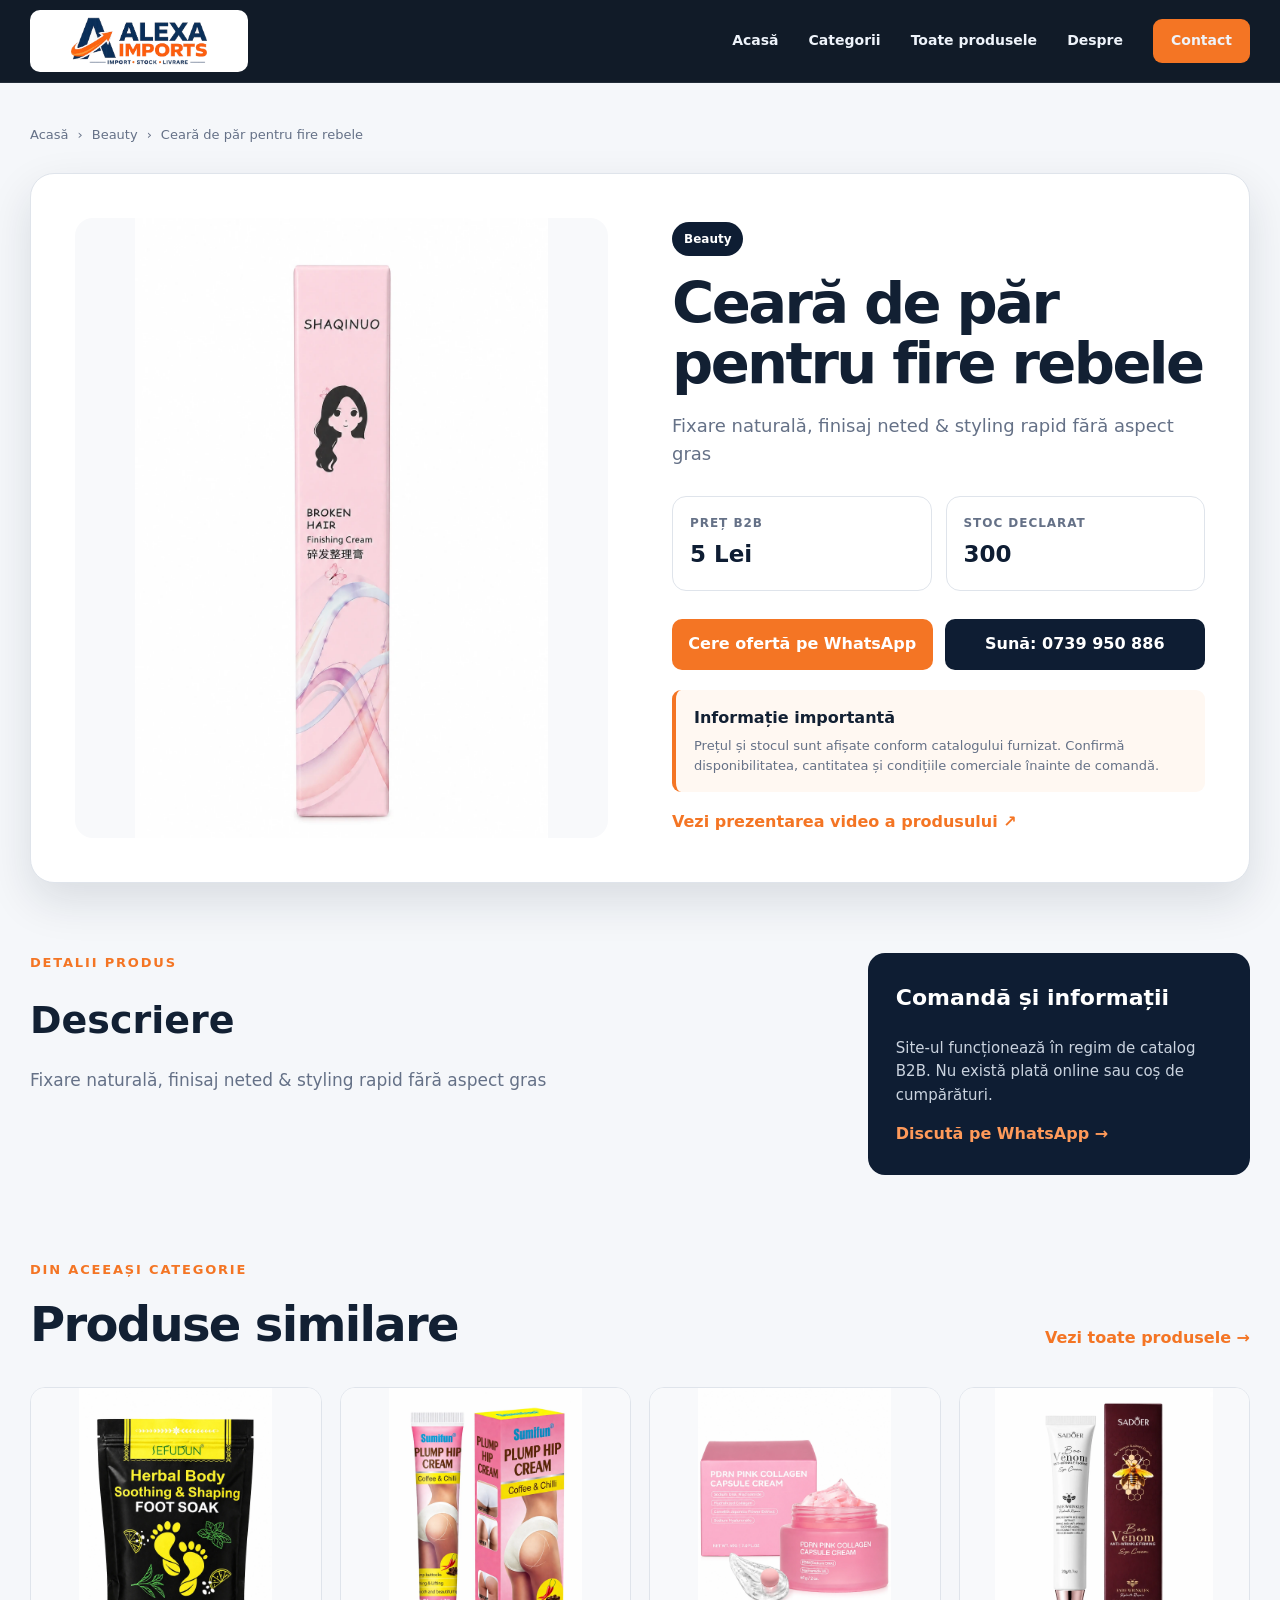
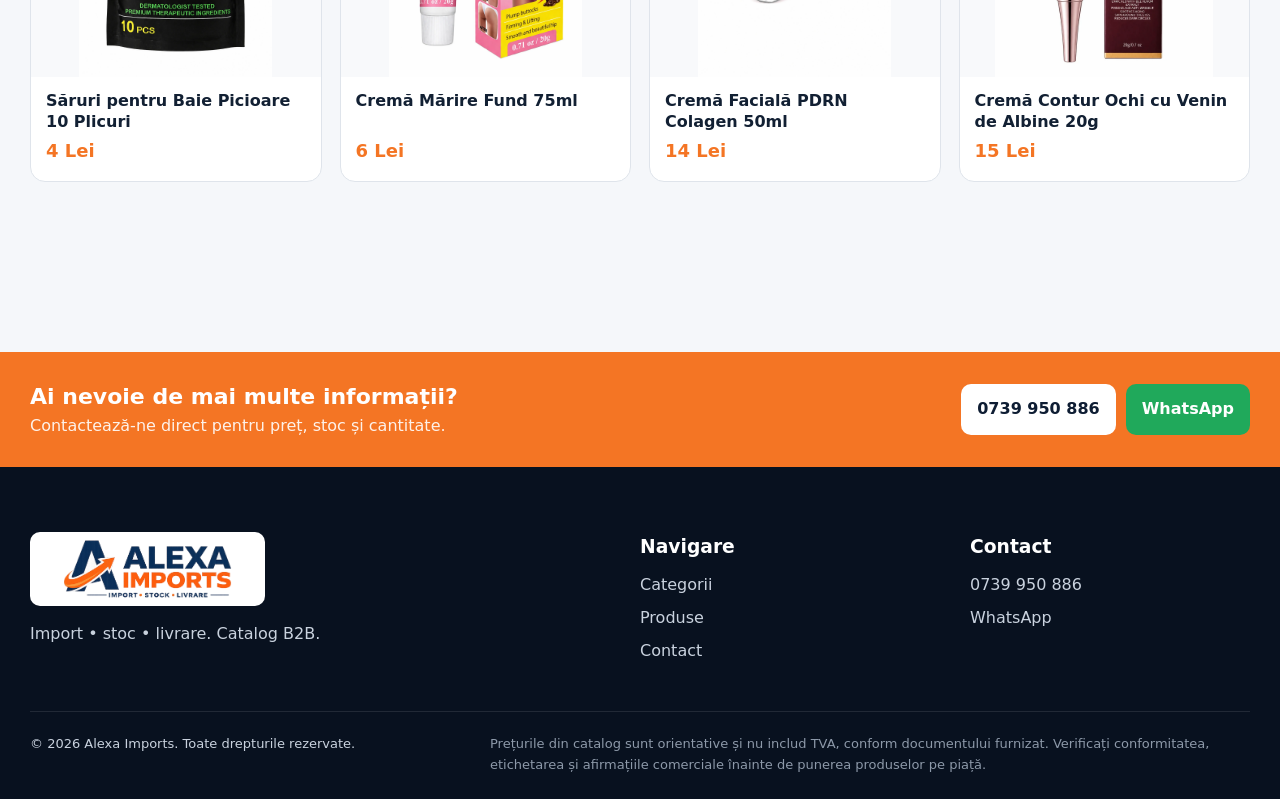
<file: products/ceara-de-par-pentru-fire-rebele.html>
<!DOCTYPE html>

<html lang="ro">
<head>
<meta charset="utf-8"/>
<meta content="width=device-width, initial-scale=1" name="viewport"/>
<meta content="#0e1d33" name="theme-color"/>
<meta content="Fixare naturală, finisaj neted &amp; styling rapid fără aspect gras" name="description"/>
<title>Ceară de păr pentru fire rebele | Alexa Imports</title>
<link href="../assets/images/favicon.png" rel="icon"/>
<link href="../assets/styles.css" rel="stylesheet"/>
</head>
<body>
<header class="site-header">
<div class="container nav-wrap">
<a aria-label="Alexa Imports - Acasă" class="brand" href="../index.html">
<img alt="Alexa Imports" src="../assets/images/logo.webp"/>
<span>Alexa Imports</span>
</a>
<button aria-controls="main-nav" aria-expanded="false" aria-label="Deschide meniul" class="menu-toggle"><span></span><span></span><span></span></button>
<nav aria-label="Navigație principală" class="main-nav" id="main-nav">
<a href="../index.html">Acasă</a><a href="../index.html#categorii">Categorii</a><a href="../index.html#produse">Toate produsele</a><a href="../index.html#despre">Despre</a><a class="nav-contact" href="../index.html#contact">Contact</a>
</nav>
</div>
</header>
<main class="product-page-main">
<div class="container">
<nav aria-label="Breadcrumb" class="breadcrumbs"><a href="../index.html">Acasă</a><span>›</span><a href="../index.html#produse">Beauty</a><span>›</span><span>Ceară de păr pentru fire rebele</span></nav>
<section class="product-detail">
<div class="product-detail-image"><img alt="Ceară de păr pentru fire rebele" src="../assets/images/ceara-de-par-pentru-fire-rebele.webp"/></div>
<div class="product-detail-copy">
<span class="detail-category">Beauty</span>
<h1>Ceară de păr pentru fire rebele</h1>
<p class="detail-description">Fixare naturală, finisaj neted &amp; styling rapid fără aspect gras</p>
<div class="detail-price-row">
<div><span class="detail-label">Preț B2B</span><strong class="detail-price">5 Lei</strong></div>
<div><span class="detail-label">Stoc declarat</span><strong class="detail-stock">300</strong></div>
</div>
<div class="detail-actions"><a class="btn btn-primary" href="https://wa.me/40739950886?text=Bun%C4%83%20ziua%2C%20doresc%20detalii%20%C8%99i%20ofert%C4%83%20pentru%20produsul%3A%20Cear%C4%83%20de%20p%C4%83r%20pentru%20fire%20rebele." rel="noopener" target="_blank">Cere ofertă pe WhatsApp</a><a class="btn btn-secondary" href="tel:+40739950886">Sună: 0739 950 886</a></div>
<div class="detail-note"><strong>Informație importantă</strong><p>Prețul și stocul sunt afișate conform catalogului furnizat. Confirmă disponibilitatea, cantitatea și condițiile comerciale înainte de comandă.</p></div>
<a class="video-link" href="https://i.imgur.com/i0WiC7B" rel="noopener" target="_blank">Vezi prezentarea video a produsului ↗</a>
</div>
</section>
<section class="product-info-section"><div><p class="eyebrow dark">DETALII PRODUS</p><h2>Descriere</h2><p>Fixare naturală, finisaj neted &amp; styling rapid fără aspect gras</p></div><div class="info-card"><h3>Comandă și informații</h3><p>Site-ul funcționează în regim de catalog B2B. Nu există plată online sau coș de cumpărături.</p><a href="https://wa.me/40739950886?text=Bun%C4%83%20ziua%2C%20doresc%20detalii%20%C8%99i%20ofert%C4%83%20pentru%20produsul%3A%20Cear%C4%83%20de%20p%C4%83r%20pentru%20fire%20rebele." rel="noopener" target="_blank">Discută pe WhatsApp →</a></div></section>
<section class="related-section"><div class="section-heading"><div><p class="eyebrow dark">DIN ACEEAȘI CATEGORIE</p><h2>Produse similare</h2></div><a class="text-link" href="../index.html#produse">Vezi toate produsele →</a></div><div class="related-grid"><a class="related-card" href="saruri-pentru-baie-picioare-10-plicuri.html"><img alt="Săruri pentru Baie Picioare 10 Plicuri" loading="lazy" src="../assets/images/saruri-pentru-baie-picioare-10-plicuri.webp"/><span>Săruri pentru Baie Picioare 10 Plicuri</span><strong>4 Lei</strong></a><a class="related-card" href="crema-marire-fund-75ml.html"><img alt="Cremă Mărire Fund 75ml" loading="lazy" src="../assets/images/crema-marire-fund-75ml.webp"/><span>Cremă Mărire Fund 75ml</span><strong>6 Lei</strong></a><a class="related-card" href="crema-faciala-pdrn-colagen-50ml.html"><img alt="Cremă Facială PDRN Colagen 50ml" loading="lazy" src="../assets/images/crema-faciala-pdrn-colagen-50ml.webp"/><span>Cremă Facială PDRN Colagen 50ml</span><strong>14 Lei</strong></a><a class="related-card" href="crema-contur-ochi-cu-venin-de-albine-20g.html"><img alt="Cremă Contur Ochi cu Venin de Albine 20g" loading="lazy" src="../assets/images/crema-contur-ochi-cu-venin-de-albine-20g.webp"/><span>Cremă Contur Ochi cu Venin de Albine 20g</span><strong>15 Lei</strong></a></div></section>
</div>
</main>
<section class="product-contact-strip"><div class="container"><div><strong>Ai nevoie de mai multe informații?</strong><span>Contactează-ne direct pentru preț, stoc și cantitate.</span></div><div class="product-contact-actions"><a class="btn btn-light" href="tel:+40739950886">0739 950 886</a><a class="btn btn-whatsapp" href="https://wa.me/40739950886?text=Bun%C4%83%20ziua%2C%20doresc%20detalii%20%C8%99i%20ofert%C4%83%20pentru%20produsul%3A%20Cear%C4%83%20de%20p%C4%83r%20pentru%20fire%20rebele." rel="noopener" target="_blank">WhatsApp</a></div></div></section>
<footer class="site-footer"><div class="container footer-grid"><div><a class="brand footer-brand" href="../index.html"><img alt="" src="../assets/images/logo.webp"/><span>Alexa Imports</span></a><p>Import • stoc • livrare. Catalog B2B.</p></div><div><h3>Navigare</h3><a href="../index.html#categorii">Categorii</a><a href="../index.html#produse">Produse</a><a href="../index.html#contact">Contact</a></div><div><h3>Contact</h3><a href="tel:+40739950886">0739 950 886</a><a href="https://wa.me/40739950886?text=Bun%C4%83%20ziua%2C%20doresc%20detalii%20%C8%99i%20ofert%C4%83%20pentru%20produsul%3A%20Cear%C4%83%20de%20p%C4%83r%20pentru%20fire%20rebele." rel="noopener" target="_blank">WhatsApp</a></div></div><div class="container footer-bottom"><p>© 2026 Alexa Imports. Toate drepturile rezervate.</p><p class="disclaimer">Prețurile din catalog sunt orientative și nu includ TVA, conform documentului furnizat. Verificați conformitatea, etichetarea și afirmațiile comerciale înainte de punerea produselor pe piață.</p></div></footer>
<script src="../assets/app.js"></script>
</body>
</html>
</file>
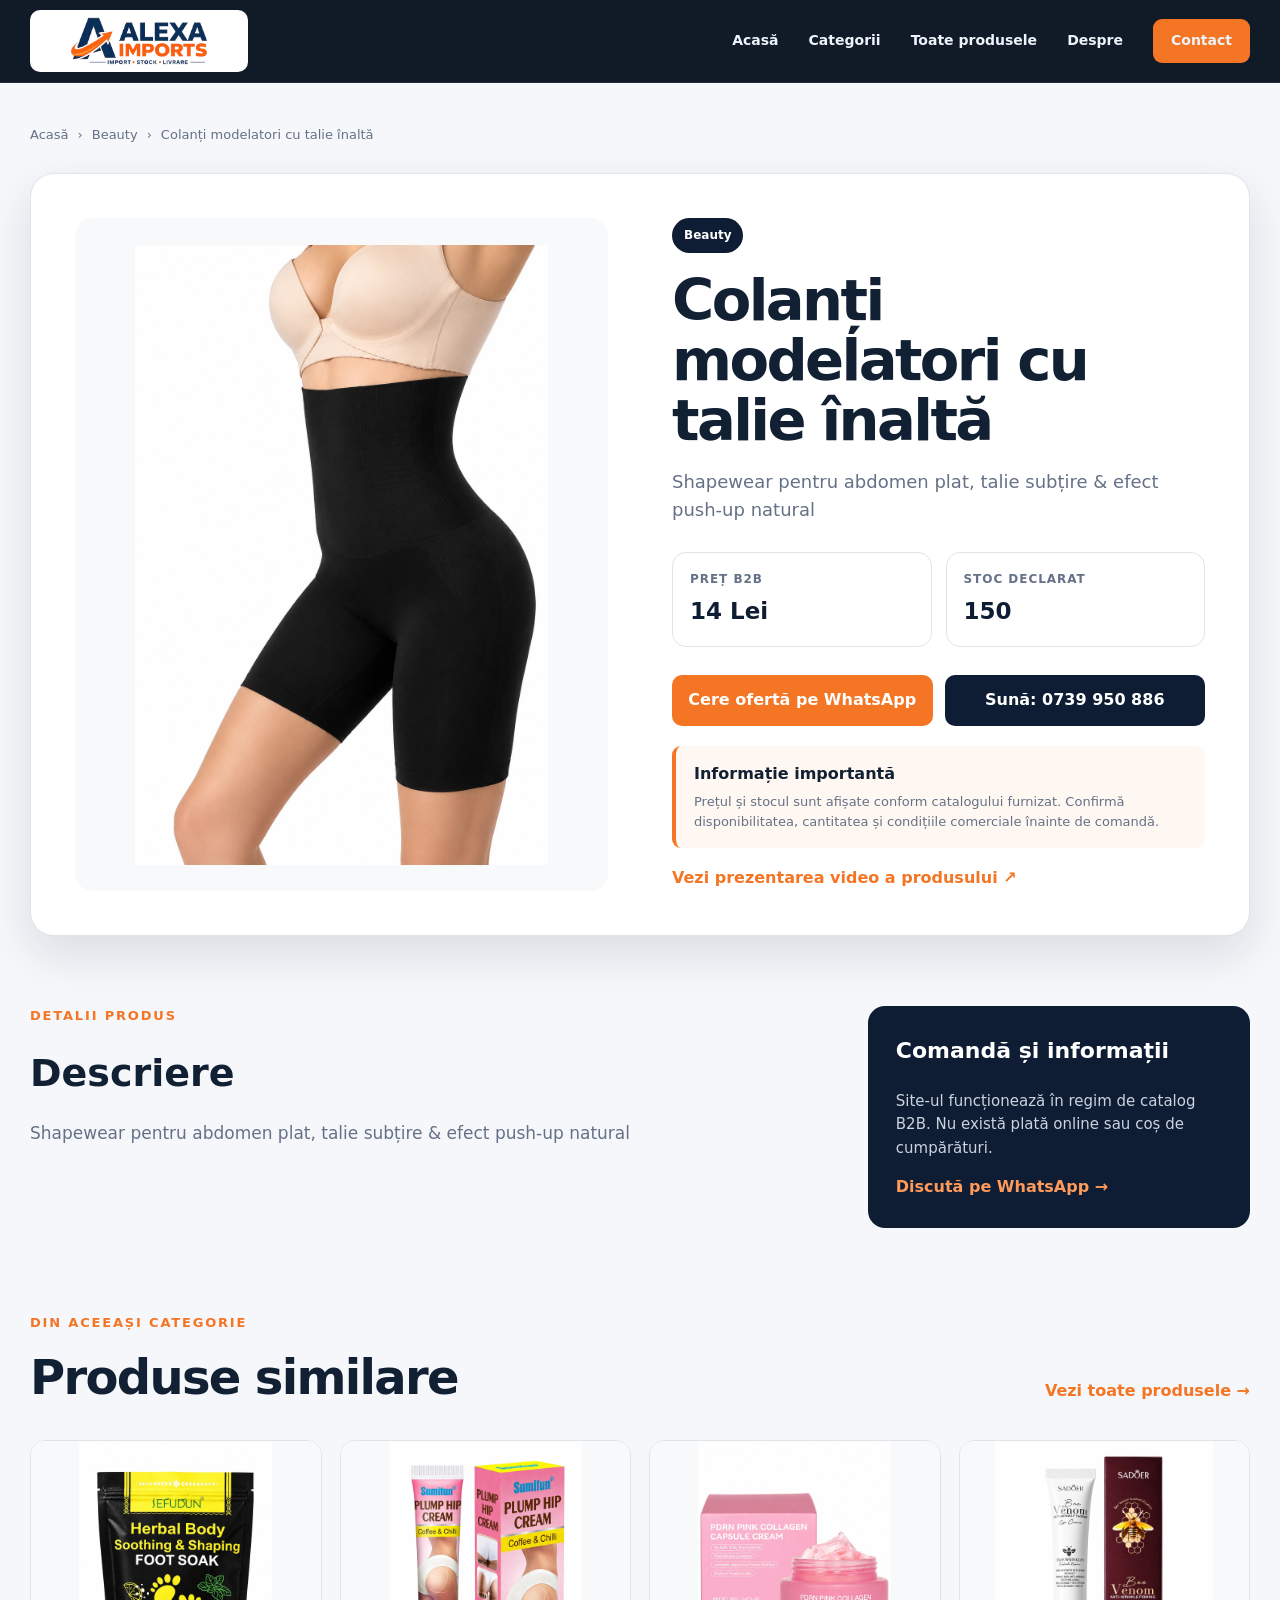
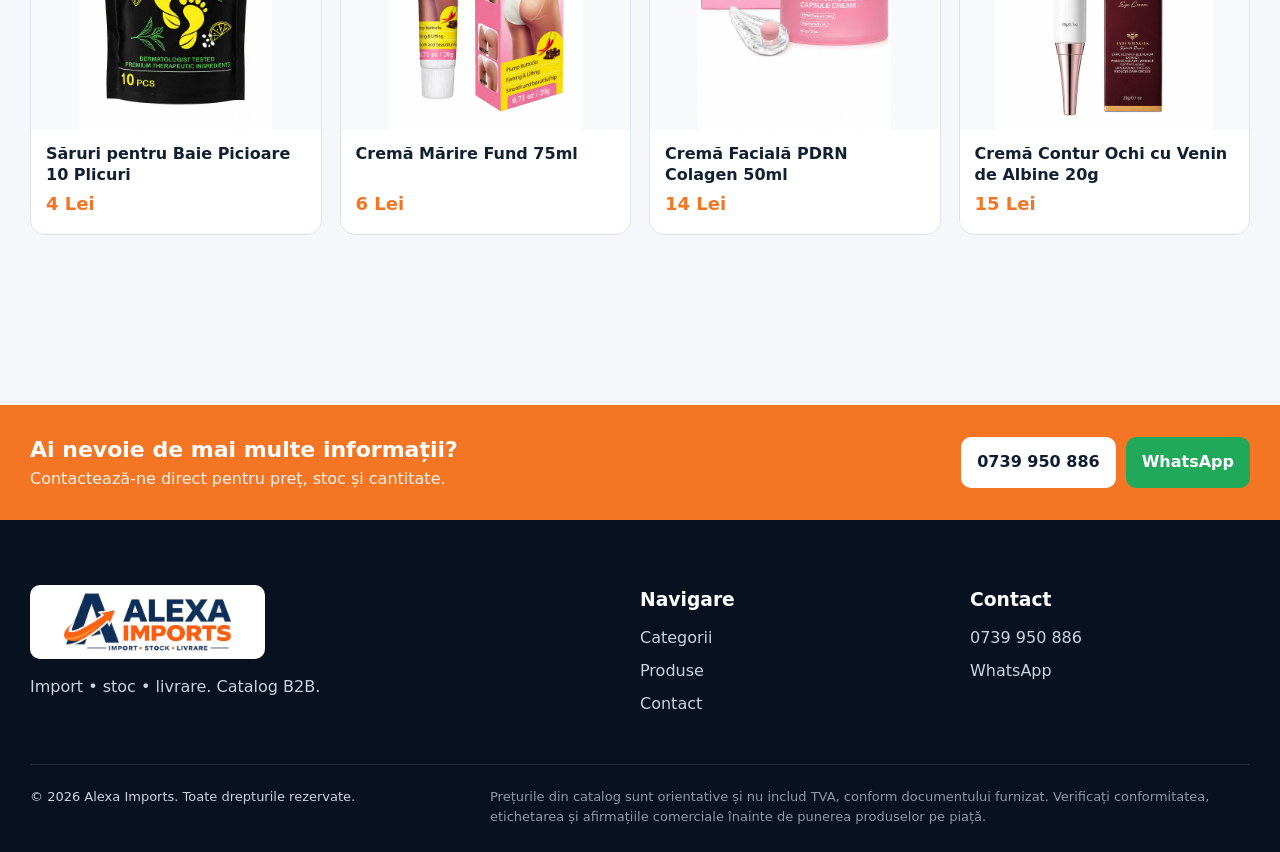
<file: products/colanti-modelatori-cu-talie-inalta.html>
<!DOCTYPE html>

<html lang="ro">
<head>
<meta charset="utf-8"/>
<meta content="width=device-width, initial-scale=1" name="viewport"/>
<meta content="#0e1d33" name="theme-color"/>
<meta content="Shapewear pentru abdomen plat, talie subțire &amp; efect push-up natural" name="description"/>
<title>Colanți modelatori cu talie înaltă | Alexa Imports</title>
<link href="../assets/images/favicon.png" rel="icon"/>
<link href="../assets/styles.css" rel="stylesheet"/>
</head>
<body>
<header class="site-header">
<div class="container nav-wrap">
<a aria-label="Alexa Imports - Acasă" class="brand" href="../index.html">
<img alt="Alexa Imports" src="../assets/images/logo.webp"/>
<span>Alexa Imports</span>
</a>
<button aria-controls="main-nav" aria-expanded="false" aria-label="Deschide meniul" class="menu-toggle"><span></span><span></span><span></span></button>
<nav aria-label="Navigație principală" class="main-nav" id="main-nav">
<a href="../index.html">Acasă</a><a href="../index.html#categorii">Categorii</a><a href="../index.html#produse">Toate produsele</a><a href="../index.html#despre">Despre</a><a class="nav-contact" href="../index.html#contact">Contact</a>
</nav>
</div>
</header>
<main class="product-page-main">
<div class="container">
<nav aria-label="Breadcrumb" class="breadcrumbs"><a href="../index.html">Acasă</a><span>›</span><a href="../index.html#produse">Beauty</a><span>›</span><span>Colanți modelatori cu talie înaltă</span></nav>
<section class="product-detail">
<div class="product-detail-image"><img alt="Colanți modelatori cu talie înaltă" src="../assets/images/colanti-modelatori-cu-talie-inalta.webp"/></div>
<div class="product-detail-copy">
<span class="detail-category">Beauty</span>
<h1>Colanți modelatori cu talie înaltă</h1>
<p class="detail-description">Shapewear pentru abdomen plat, talie subțire &amp; efect push-up natural</p>
<div class="detail-price-row">
<div><span class="detail-label">Preț B2B</span><strong class="detail-price">14 Lei</strong></div>
<div><span class="detail-label">Stoc declarat</span><strong class="detail-stock">150</strong></div>
</div>
<div class="detail-actions"><a class="btn btn-primary" href="https://wa.me/40739950886?text=Bun%C4%83%20ziua%2C%20doresc%20detalii%20%C8%99i%20ofert%C4%83%20pentru%20produsul%3A%20Colan%C8%9Bi%20modelatori%20cu%20talie%20%C3%AEnalt%C4%83." rel="noopener" target="_blank">Cere ofertă pe WhatsApp</a><a class="btn btn-secondary" href="tel:+40739950886">Sună: 0739 950 886</a></div>
<div class="detail-note"><strong>Informație importantă</strong><p>Prețul și stocul sunt afișate conform catalogului furnizat. Confirmă disponibilitatea, cantitatea și condițiile comerciale înainte de comandă.</p></div>
<a class="video-link" href="https://i.imgur.com/xwiyxIa" rel="noopener" target="_blank">Vezi prezentarea video a produsului ↗</a>
</div>
</section>
<section class="product-info-section"><div><p class="eyebrow dark">DETALII PRODUS</p><h2>Descriere</h2><p>Shapewear pentru abdomen plat, talie subțire &amp; efect push-up natural</p></div><div class="info-card"><h3>Comandă și informații</h3><p>Site-ul funcționează în regim de catalog B2B. Nu există plată online sau coș de cumpărături.</p><a href="https://wa.me/40739950886?text=Bun%C4%83%20ziua%2C%20doresc%20detalii%20%C8%99i%20ofert%C4%83%20pentru%20produsul%3A%20Colan%C8%9Bi%20modelatori%20cu%20talie%20%C3%AEnalt%C4%83." rel="noopener" target="_blank">Discută pe WhatsApp →</a></div></section>
<section class="related-section"><div class="section-heading"><div><p class="eyebrow dark">DIN ACEEAȘI CATEGORIE</p><h2>Produse similare</h2></div><a class="text-link" href="../index.html#produse">Vezi toate produsele →</a></div><div class="related-grid"><a class="related-card" href="saruri-pentru-baie-picioare-10-plicuri.html"><img alt="Săruri pentru Baie Picioare 10 Plicuri" loading="lazy" src="../assets/images/saruri-pentru-baie-picioare-10-plicuri.webp"/><span>Săruri pentru Baie Picioare 10 Plicuri</span><strong>4 Lei</strong></a><a class="related-card" href="crema-marire-fund-75ml.html"><img alt="Cremă Mărire Fund 75ml" loading="lazy" src="../assets/images/crema-marire-fund-75ml.webp"/><span>Cremă Mărire Fund 75ml</span><strong>6 Lei</strong></a><a class="related-card" href="crema-faciala-pdrn-colagen-50ml.html"><img alt="Cremă Facială PDRN Colagen 50ml" loading="lazy" src="../assets/images/crema-faciala-pdrn-colagen-50ml.webp"/><span>Cremă Facială PDRN Colagen 50ml</span><strong>14 Lei</strong></a><a class="related-card" href="crema-contur-ochi-cu-venin-de-albine-20g.html"><img alt="Cremă Contur Ochi cu Venin de Albine 20g" loading="lazy" src="../assets/images/crema-contur-ochi-cu-venin-de-albine-20g.webp"/><span>Cremă Contur Ochi cu Venin de Albine 20g</span><strong>15 Lei</strong></a></div></section>
</div>
</main>
<section class="product-contact-strip"><div class="container"><div><strong>Ai nevoie de mai multe informații?</strong><span>Contactează-ne direct pentru preț, stoc și cantitate.</span></div><div class="product-contact-actions"><a class="btn btn-light" href="tel:+40739950886">0739 950 886</a><a class="btn btn-whatsapp" href="https://wa.me/40739950886?text=Bun%C4%83%20ziua%2C%20doresc%20detalii%20%C8%99i%20ofert%C4%83%20pentru%20produsul%3A%20Colan%C8%9Bi%20modelatori%20cu%20talie%20%C3%AEnalt%C4%83." rel="noopener" target="_blank">WhatsApp</a></div></div></section>
<footer class="site-footer"><div class="container footer-grid"><div><a class="brand footer-brand" href="../index.html"><img alt="" src="../assets/images/logo.webp"/><span>Alexa Imports</span></a><p>Import • stoc • livrare. Catalog B2B.</p></div><div><h3>Navigare</h3><a href="../index.html#categorii">Categorii</a><a href="../index.html#produse">Produse</a><a href="../index.html#contact">Contact</a></div><div><h3>Contact</h3><a href="tel:+40739950886">0739 950 886</a><a href="https://wa.me/40739950886?text=Bun%C4%83%20ziua%2C%20doresc%20detalii%20%C8%99i%20ofert%C4%83%20pentru%20produsul%3A%20Colan%C8%9Bi%20modelatori%20cu%20talie%20%C3%AEnalt%C4%83." rel="noopener" target="_blank">WhatsApp</a></div></div><div class="container footer-bottom"><p>© 2026 Alexa Imports. Toate drepturile rezervate.</p><p class="disclaimer">Prețurile din catalog sunt orientative și nu includ TVA, conform documentului furnizat. Verificați conformitatea, etichetarea și afirmațiile comerciale înainte de punerea produselor pe piață.</p></div></footer>
<script src="../assets/app.js"></script>
</body>
</html>
</file>
<file: assets/styles.css>
:root{
  --navy:#0e1d33;
  --navy-2:#152b4a;
  --orange:#f47524;
  --orange-dark:#d85d10;
  --white:#ffffff;
  --ink:#122033;
  --muted:#657187;
  --soft:#f4f6f9;
  --line:#dfe4eb;
  --green:#168a4b;
  --shadow:0 18px 45px rgba(14,29,51,.12);
  --radius:18px;
  --container:1220px;
}
*{box-sizing:border-box}
html{scroll-behavior:smooth}
body{
  margin:0;
  color:var(--ink);
  background:var(--white);
  font-family:Inter,ui-sans-serif,system-ui,-apple-system,BlinkMacSystemFont,"Segoe UI",sans-serif;
  line-height:1.55;
}
img{max-width:100%;display:block}
button,input{font:inherit}
button{cursor:pointer}
a{color:inherit;text-decoration:none}
.container{width:min(var(--container),calc(100% - 40px));margin-inline:auto}
.sr-only{position:absolute;width:1px;height:1px;padding:0;margin:-1px;overflow:hidden;clip:rect(0,0,0,0);white-space:nowrap;border:0}
.skip-link{position:fixed;z-index:9999;top:8px;left:8px;padding:10px 14px;background:white;color:var(--navy);transform:translateY(-150%);border-radius:8px}
.skip-link:focus{transform:none}
.site-header{
  position:sticky;top:0;z-index:1000;
  background:rgba(8,18,32,.96);
  border-bottom:1px solid rgba(255,255,255,.08);
  backdrop-filter:blur(14px);
}
.nav-wrap{height:82px;display:flex;align-items:center;justify-content:space-between;gap:28px}
.brand{display:flex;align-items:center;gap:12px;color:white;font-size:18px;font-weight:850;letter-spacing:-.02em}
.brand img{width:52px;height:52px;object-fit:cover;border-radius:50%;background:white;border:2px solid rgba(244,117,36,.9)}
.main-nav{display:flex;align-items:center;gap:30px;color:#eef3fa;font-weight:700;font-size:14px}
.main-nav a{padding:10px 0;position:relative}
.main-nav a:not(.nav-contact)::after{content:"";position:absolute;left:0;right:100%;bottom:2px;height:2px;background:var(--orange);transition:.2s}
.main-nav a:hover::after{right:0}
.nav-contact{background:var(--orange);padding:11px 18px!important;border-radius:9px}
.nav-contact:hover{background:var(--orange-dark)}
.menu-toggle{display:none;border:0;background:transparent;padding:8px}
.menu-toggle span{display:block;width:25px;height:2px;background:white;margin:5px 0}
.hero{
  min-height:690px;display:grid;place-items:center;position:relative;overflow:hidden;
  background:
    radial-gradient(circle at 50% 0%,rgba(244,117,36,.14),transparent 42%),
    linear-gradient(180deg,#08111f 0%,#0e1d33 100%);
  color:white;
}
.hero::after{
  content:"";position:absolute;inset:auto 0 0;height:1px;
  background:linear-gradient(90deg,transparent,var(--orange),transparent);
}
.hero-glow{position:absolute;border-radius:50%;filter:blur(4px);opacity:.24}
.hero-glow-one{width:420px;height:420px;background:var(--orange);right:-250px;top:100px}
.hero-glow-two{width:330px;height:330px;background:#2d73c7;left:-220px;bottom:-80px}
.hero-content{position:relative;z-index:1;text-align:center;padding:88px 0 82px;max-width:980px}
.eyebrow{margin:0 0 18px;color:#ff9a5a;font-size:13px;font-weight:850;letter-spacing:.14em}
.eyebrow.dark{color:var(--orange)}
.hero h1{margin:0 auto;font-size:clamp(54px,8vw,92px);line-height:.98;letter-spacing:-.055em}
.hero-lead{max-width:820px;margin:22px auto 30px;color:#f4f7fb;font-size:clamp(21px,2.5vw,31px);font-weight:750;line-height:1.3}
.hero-checklist{
  list-style:none;max-width:900px;margin:0 auto 34px;padding:0;display:grid;grid-template-columns:repeat(2,minmax(0,1fr));
  gap:13px 24px;text-align:left;
}
.hero-checklist li{position:relative;padding:12px 15px 12px 43px;color:#d8e0ea;background:rgba(255,255,255,.055);border:1px solid rgba(255,255,255,.1);border-radius:12px}
.hero-checklist li::before{content:"✓";position:absolute;left:15px;top:10px;color:#ff9a5a;font-weight:950;font-size:18px}
.hero-checklist li:last-child{grid-column:1/-1;justify-self:center;min-width:min(100%,430px)}
.hero-actions{display:flex;justify-content:center;gap:13px;flex-wrap:wrap}
.hero-btn{min-width:225px;padding:15px 22px}
.btn-outline-light{background:transparent;color:white;border:1px solid rgba(255,255,255,.45)}
.btn-outline-light:hover{background:white;color:var(--navy);border-color:white}
.trust-strip{position:relative;z-index:3;background:white;border-bottom:1px solid var(--line);box-shadow:0 12px 30px rgba(14,29,51,.07)}
.trust-grid{display:grid;grid-template-columns:repeat(3,1fr);gap:0}
.trust-item{display:flex;align-items:center;gap:18px;min-height:142px;padding:27px 34px;border-right:1px solid var(--line)}
.trust-item:last-child{border-right:0}
.trust-item-primary{background:linear-gradient(135deg,var(--orange),#ff904d);color:white}
.trust-icon{flex:0 0 52px;width:52px;height:52px;border-radius:15px;display:grid;place-items:center;background:#f3f6fa;color:var(--navy)}
.trust-item-primary .trust-icon{background:rgba(255,255,255,.2);color:white}
.trust-icon svg,.service-icon svg{width:28px;height:28px;fill:none;stroke:currentColor;stroke-width:1.8;stroke-linecap:round;stroke-linejoin:round}
.trust-item h2{font-size:20px;line-height:1.15;margin:0 0 5px;letter-spacing:-.02em}
.trust-item p{margin:0;color:var(--muted);font-size:14px}
.trust-item-primary p{color:rgba(255,255,255,.86)}
.section{padding:92px 0}
.categories-section{background:var(--soft)}
.section-heading{display:flex;align-items:end;justify-content:space-between;gap:40px;margin-bottom:36px}
.section-heading h2{font-size:clamp(32px,4vw,48px);line-height:1.1;margin:0;letter-spacing:-.035em}
.section-heading>p{max-width:470px;margin:0;color:var(--muted)}
.category-grid{display:grid;grid-template-columns:repeat(5,1fr);gap:18px}
.category-card{
  border:1px solid var(--line);background:white;border-radius:16px;padding:26px;text-align:left;
  display:flex;align-items:center;gap:18px;box-shadow:0 8px 24px rgba(14,29,51,.05);transition:.2s;
}
.category-card:hover{transform:translateY(-5px);border-color:var(--orange);box-shadow:var(--shadow)}
.category-letter{
  flex:0 0 58px;width:58px;height:58px;border-radius:14px;display:grid;place-items:center;
  background:var(--navy);color:white;font-size:26px;font-weight:900;border-bottom:4px solid var(--orange)
}
.category-card strong{display:block;font-size:17px}.category-card small{display:block;margin-top:4px;color:var(--muted)}
.products-section{background:white}
.products-heading{align-items:center}
.catalog-search input{width:min(340px,80vw);border:1px solid var(--line);padding:14px 16px;border-radius:11px;outline:none}
.catalog-search input:focus{border-color:var(--orange);box-shadow:0 0 0 4px rgba(244,117,36,.13)}
.filter-bar{display:flex;gap:9px;flex-wrap:wrap;margin-bottom:22px}
.filter{border:1px solid var(--line);border-radius:999px;background:white;color:var(--ink);padding:10px 16px;font-weight:750}
.filter:hover,.filter.active{background:var(--navy);border-color:var(--navy);color:white}
.results-count{color:var(--muted);margin:0 0 20px}
.products-grid{display:grid;grid-template-columns:repeat(4,1fr);gap:22px}
.product-card{
  min-width:0;display:flex;flex-direction:column;background:white;border:1px solid var(--line);
  border-radius:17px;overflow:hidden;box-shadow:0 9px 27px rgba(14,29,51,.055);transition:.22s
}
.product-card:hover{transform:translateY(-5px);box-shadow:var(--shadow);border-color:#cfd5dd}
.product-image{position:relative;aspect-ratio:1/1;background:#f8f9fb;overflow:hidden}
.product-image img{width:100%;height:100%;object-fit:contain;transition:transform .35s}
.product-card:hover .product-image img{transform:scale(1.035)}
.category-pill{position:absolute;top:12px;left:12px;background:rgba(14,29,51,.9);color:white;padding:6px 9px;border-radius:999px;font-size:11px;font-weight:800}
.stock-pill{position:absolute;right:12px;top:12px;padding:6px 9px;border-radius:999px;font-size:11px;font-weight:800;background:#e9f8ef;color:#0f743b}
.stock-pill.out{background:#fff0ed;color:#b83a20}
.product-body{display:flex;flex-direction:column;flex:1;padding:18px}
.product-body h3{font-size:17px;line-height:1.3;margin:0 0 9px;letter-spacing:-.015em}
.product-description{color:var(--muted);font-size:14px;margin:0 0 16px;display:-webkit-box;-webkit-line-clamp:2;-webkit-box-orient:vertical;overflow:hidden}
.product-meta{margin-top:auto;display:flex;align-items:center;justify-content:space-between;gap:10px;padding-top:15px;border-top:1px solid #eef1f4}
.product-price{font-size:19px;font-weight:900;color:var(--navy)}
.product-stock{font-size:12px;color:var(--muted);white-space:nowrap;overflow:hidden;text-overflow:ellipsis;max-width:110px}
.card-actions{display:grid;grid-template-columns:1fr 1fr;gap:9px;margin-top:14px}
.btn{display:inline-flex;align-items:center;justify-content:center;border:0;border-radius:10px;padding:13px 16px;font-weight:850;text-align:center;transition:.2s}
.btn-primary{background:var(--orange);color:white}.btn-primary:hover{background:var(--orange-dark)}
.btn-secondary{background:var(--navy);color:white}.btn-secondary:hover{background:var(--navy-2)}
.btn-light{background:white;color:var(--navy)}.btn-light:hover{background:#f0f3f7}
.btn-whatsapp{background:#20a95b;color:white}.btn-whatsapp:hover{background:#168a4b}
.no-results{text-align:center;padding:65px 20px;border:1px dashed var(--line);border-radius:18px;background:var(--soft)}

.sourcing-section{padding:72px 0;background:white}
.sourcing-box{
  position:relative;overflow:hidden;display:flex;align-items:center;justify-content:space-between;gap:40px;
  padding:48px 52px;border-radius:24px;color:white;background:linear-gradient(120deg,var(--navy),#18375f);box-shadow:var(--shadow)
}
.sourcing-box::before{content:"";position:absolute;width:250px;height:250px;right:-75px;top:-120px;border-radius:50%;background:rgba(244,117,36,.22)}
.sourcing-box> *{position:relative;z-index:1}
.sourcing-box h2{font-size:clamp(34px,4.5vw,54px);line-height:1.05;margin:0 0 12px;letter-spacing:-.04em}
.sourcing-box p:not(.eyebrow){margin:0;max-width:720px;color:#d1dae6;font-size:18px}
.sourcing-cta{min-width:205px;white-space:nowrap}
.services-section{background:var(--soft)}
.services-heading{align-items:end}
.services-grid{display:grid;grid-template-columns:repeat(4,1fr);gap:18px}
.service-card{
  min-height:170px;padding:27px;border:1px solid var(--line);border-radius:18px;background:white;
  box-shadow:0 8px 24px rgba(14,29,51,.05);transition:.2s
}
.service-card:hover{transform:translateY(-5px);border-color:var(--orange);box-shadow:var(--shadow)}
.service-icon{width:54px;height:54px;border-radius:15px;display:grid;place-items:center;color:white;background:var(--navy);border-bottom:4px solid var(--orange)}
.service-card h3{margin:21px 0 0;font-size:18px;line-height:1.25;letter-spacing:-.015em}
.about-section{background:var(--soft)}
.about-grid{display:grid;grid-template-columns:.8fr 1.4fr;align-items:center;gap:70px}
.about-logo{display:grid;place-items:center}
.about-logo img{width:min(430px,100%);border-radius:50%;box-shadow:var(--shadow)}
.about-copy h2{font-size:clamp(34px,4vw,52px);line-height:1.08;margin:0 0 22px;letter-spacing:-.04em}
.about-copy>p:not(.eyebrow){color:var(--muted);font-size:17px}
.benefit-list{display:grid;gap:13px;margin-top:28px}
.benefit-list div{background:white;border-left:4px solid var(--orange);border-radius:10px;padding:15px 18px;box-shadow:0 7px 20px rgba(14,29,51,.05)}
.benefit-list strong{display:block}.benefit-list span{display:block;color:var(--muted);font-size:14px;margin-top:3px}
.contact-section{background:white}
.contact-box{
  position:relative;overflow:hidden;display:flex;align-items:center;justify-content:space-between;gap:40px;
  color:white;background:linear-gradient(125deg,var(--navy),#18375f);border-radius:24px;padding:54px;
  box-shadow:var(--shadow)
}
.contact-box::after{content:"";position:absolute;width:260px;height:260px;right:-100px;top:-120px;border:35px solid rgba(244,117,36,.35);border-radius:50%}
.contact-box>div{position:relative;z-index:1}
.contact-box h2{font-size:clamp(32px,4vw,48px);line-height:1.08;margin:0 0 12px}
.contact-box p{max-width:650px;color:#cbd5e1}
.contact-actions{display:flex;gap:12px;flex-wrap:wrap;min-width:max-content}
.site-footer{background:#08111f;color:#c9d2de;padding:65px 0 24px}
.footer-grid{display:grid;grid-template-columns:2fr 1fr 1fr;gap:50px;padding-bottom:40px}
.footer-brand{margin-bottom:16px}.footer-grid h3{color:white;margin:0 0 12px}.footer-grid a:not(.brand){display:block;margin:8px 0;color:#c9d2de}
.footer-grid a:hover{color:#ff9a5a}
.footer-bottom{border-top:1px solid rgba(255,255,255,.1);padding-top:22px;font-size:13px;display:flex;justify-content:space-between;gap:30px}
.footer-bottom p{margin:0}.disclaimer{max-width:760px;color:#8d99a9}
.floating-whatsapp{
  position:fixed;z-index:800;right:22px;bottom:22px;width:58px;height:58px;border-radius:50%;
  display:grid;place-items:center;background:#20a95b;color:white;font-weight:900;
  box-shadow:0 10px 30px rgba(16,120,62,.35)
}
.floating-whatsapp:hover{transform:translateY(-3px)}
.product-modal{width:min(940px,calc(100% - 28px));border:0;border-radius:20px;padding:0;box-shadow:0 25px 100px rgba(0,0,0,.45)}
.product-modal::backdrop{background:rgba(4,12,24,.75);backdrop-filter:blur(3px)}
.modal-close{position:absolute;z-index:2;right:15px;top:12px;width:40px;height:40px;border-radius:50%;border:0;background:rgba(14,29,51,.08);font-size:27px}
.modal-content{display:grid;grid-template-columns:1fr 1.15fr}
.modal-image{background:#f6f7f9;min-height:470px;display:grid;place-items:center;padding:24px}
.modal-image img{width:100%;height:100%;max-height:520px;object-fit:contain}
.modal-copy{padding:48px 42px}
.modal-copy h2{font-size:34px;line-height:1.15;margin:8px 0 16px}
.modal-copy p{color:var(--muted)}
.modal-price{font-size:27px;font-weight:900;color:var(--navy);margin:20px 0 6px}
.modal-stock{color:var(--muted)}
.modal-actions{display:flex;gap:10px;flex-wrap:wrap;margin-top:26px}
.video-link{display:inline-flex;margin-top:18px;color:var(--orange);font-weight:800}
@media (max-width:1050px){
  .products-grid{grid-template-columns:repeat(3,1fr)}
  .category-grid{grid-template-columns:repeat(2,1fr)}
  .services-grid{grid-template-columns:repeat(2,1fr)}
  .trust-item{padding-inline:22px}
  .about-grid{gap:40px}
}
@media (max-width:780px){
  .container{width:min(100% - 28px,var(--container))}
  .nav-wrap{height:72px}
  .brand span{font-size:16px}.brand img{width:44px;height:44px}
  .menu-toggle{display:block}
  .main-nav{
    position:absolute;left:14px;right:14px;top:72px;display:none;flex-direction:column;align-items:stretch;gap:0;
    padding:14px;background:#0b1728;border:1px solid rgba(255,255,255,.1);border-radius:14px;box-shadow:var(--shadow)
  }
  .main-nav.open{display:flex}.main-nav a{padding:13px 14px}.nav-contact{text-align:center;margin-top:6px}
  .hero{min-height:0}.hero-content{padding:68px 0 64px}.hero h1{font-size:58px}.hero-lead{font-size:22px}
  .hero-checklist{grid-template-columns:1fr;gap:10px}.hero-checklist li:last-child{grid-column:auto;justify-self:stretch;min-width:0}
  .trust-grid{grid-template-columns:1fr}.trust-item{min-height:auto;border-right:0;border-bottom:1px solid var(--line);padding:22px}.trust-item:last-child{border-bottom:0}
  .section{padding:70px 0}.section-heading{display:block}.section-heading>p{margin-top:14px}
  .sourcing-box{display:block;padding:38px 28px}.sourcing-cta{margin-top:26px}
  .services-grid{grid-template-columns:repeat(2,1fr)}
  .products-heading .catalog-search{margin-top:22px}.catalog-search input{width:100%}
  .products-grid{grid-template-columns:repeat(2,1fr);gap:14px}
  .about-grid{grid-template-columns:1fr}.about-logo img{max-width:300px}
  .contact-box{display:block;padding:36px 25px}.contact-actions{margin-top:25px;min-width:0}
  .footer-grid{grid-template-columns:1fr 1fr}.footer-grid>div:first-child{grid-column:1/-1}
  .footer-bottom{display:block}.disclaimer{margin-top:12px!important}
  .modal-content{grid-template-columns:1fr}.modal-image{min-height:310px}.modal-copy{padding:30px 24px}
}
@media (max-width:520px){
  .hero h1{font-size:48px}.hero-lead{font-size:19px}.hero-actions{display:grid}.hero-btn{width:100%;min-width:0}
  .hero-checklist li{font-size:14px}
  .category-grid{grid-template-columns:1fr}
  .services-grid{grid-template-columns:1fr}
  .products-grid{grid-template-columns:1fr}
  .filter-bar{flex-wrap:nowrap;overflow-x:auto;padding-bottom:7px}.filter{white-space:nowrap}
  .card-actions{grid-template-columns:1fr 1fr}
  .footer-grid{grid-template-columns:1fr}.footer-grid>div:first-child{grid-column:auto}
  .contact-actions{display:grid}.contact-actions .btn{width:100%}
  .modal-copy h2{font-size:27px}.modal-actions{display:grid}.modal-actions .btn{width:100%}
}


/* Individual product pages */
.product-page-main{background:#f5f7fa;padding:34px 0 90px;min-height:70vh}
.breadcrumbs{display:flex;align-items:center;gap:9px;flex-wrap:wrap;color:var(--muted);font-size:13px;margin:8px 0 28px}
.breadcrumbs a:hover{color:var(--orange)}
.product-detail{
  display:grid;grid-template-columns:minmax(0,1fr) minmax(0,1fr);gap:64px;
  background:white;border:1px solid var(--line);border-radius:24px;padding:44px;
  box-shadow:var(--shadow)
}
.product-detail-image{min-height:560px;display:grid;place-items:center;background:#f8f9fb;border-radius:18px;overflow:hidden}
.product-detail-image img{width:100%;height:100%;max-height:620px;object-fit:contain}
.product-detail-copy{align-self:center}
.detail-category{display:inline-flex;background:var(--navy);color:white;border-radius:999px;padding:8px 12px;font-size:12px;font-weight:850}
.product-detail-copy h1{font-size:clamp(36px,4.5vw,58px);line-height:1.04;letter-spacing:-.045em;margin:18px 0}
.detail-description{color:var(--muted);font-size:18px}
.detail-price-row{display:grid;grid-template-columns:1fr 1fr;gap:14px;margin:28px 0}
.detail-price-row>div{border:1px solid var(--line);border-radius:14px;padding:17px}
.detail-label{display:block;color:var(--muted);font-size:12px;text-transform:uppercase;letter-spacing:.08em;font-weight:800}
.detail-price,.detail-stock{display:block;margin-top:5px;font-size:23px;color:var(--navy)}
.detail-actions{display:grid;grid-template-columns:1fr 1fr;gap:12px}
.detail-note{margin-top:20px;padding:16px 18px;background:#fff8f2;border-left:4px solid var(--orange);border-radius:9px}
.detail-note p{margin:5px 0 0;color:var(--muted);font-size:13px}
.product-info-section{display:grid;grid-template-columns:1.35fr .65fr;gap:44px;padding:70px 0}
.product-info-section h2{font-size:38px;margin:0 0 14px}
.product-info-section>div>p:not(.eyebrow){color:var(--muted);font-size:17px}
.info-card{align-self:start;background:var(--navy);color:white;padding:28px;border-radius:17px}
.info-card h3{margin-top:0;font-size:22px}.info-card p{color:#cad3df!important;font-size:15px!important}.info-card a{color:#ff9a5a;font-weight:850}
.related-section{padding:15px 0 80px}
.text-link{color:var(--orange);font-weight:850}
.related-grid{display:grid;grid-template-columns:repeat(4,1fr);gap:18px}
.related-card{background:white;border:1px solid var(--line);border-radius:15px;overflow:hidden;transition:.2s}
.related-card:hover{transform:translateY(-4px);box-shadow:var(--shadow)}
.related-card img{width:100%;aspect-ratio:1/1;object-fit:contain;background:#f8f9fb}
.related-card span,.related-card strong{display:block;padding-inline:15px}
.related-card span{padding-top:14px;min-height:60px;font-weight:800;line-height:1.3}
.related-card strong{padding-bottom:16px;color:var(--orange);font-size:18px}
.product-contact-strip{background:var(--orange);color:white}
.product-contact-strip>.container{display:flex;align-items:center;justify-content:space-between;gap:30px;padding-top:28px;padding-bottom:28px}
.product-contact-strip strong,.product-contact-strip span{display:block}
.product-contact-strip strong{font-size:22px}.product-contact-strip span{opacity:.9}
.product-contact-actions{display:flex;gap:10px}
@media (max-width:900px){
  .product-detail{grid-template-columns:1fr;gap:30px;padding:24px}
  .product-detail-image{min-height:400px}
  .product-info-section{grid-template-columns:1fr}
  .related-grid{grid-template-columns:repeat(2,1fr)}
}
@media (max-width:560px){
  .product-page-main{padding-top:18px}
  .product-detail{padding:15px;border-radius:17px}
  .product-detail-image{min-height:300px}
  .product-detail-copy h1{font-size:34px}
  .detail-price-row,.detail-actions{grid-template-columns:1fr}
  .related-grid{grid-template-columns:1fr}
  .product-contact-strip>.container{display:block}
  .product-contact-actions{display:grid;margin-top:18px}
}


/* Alexa Imports branding — Version 3 */
.brand{gap:0}
.brand img{width:218px;height:62px;object-fit:contain;border:0;border-radius:10px;background:#fff;padding:5px 10px}
.brand span{display:none}
.footer-brand img{width:235px;height:74px}
.about-logo img{width:min(560px,100%);height:auto;object-fit:contain;border-radius:0;box-shadow:none;background:transparent;padding:0}
@media (max-width:780px){
  .brand img{width:168px;height:52px;padding:4px 8px}
  .footer-brand img{width:200px;height:64px}
}

/* Galerie produs + stare indisponibil */
.product-detail-gallery{display:grid;gap:12px}
.product-gallery-thumbs{display:grid;grid-template-columns:1fr 1fr;gap:12px}
.product-gallery-thumb{margin:0;min-height:210px;display:grid;place-items:center;background:#f8f9fb;border:1px solid var(--line);border-radius:14px;overflow:hidden}
.product-gallery-thumb img{width:100%;height:100%;max-height:290px;object-fit:contain}
.detail-availability{margin:18px 0 0;padding:14px 16px;border-radius:11px;background:#fff0ed;color:#9f321d;font-weight:850;border:1px solid #ffd4ca}
@media (max-width:640px){.product-gallery-thumbs{grid-template-columns:1fr}.product-gallery-thumb{min-height:260px}}
</file>
